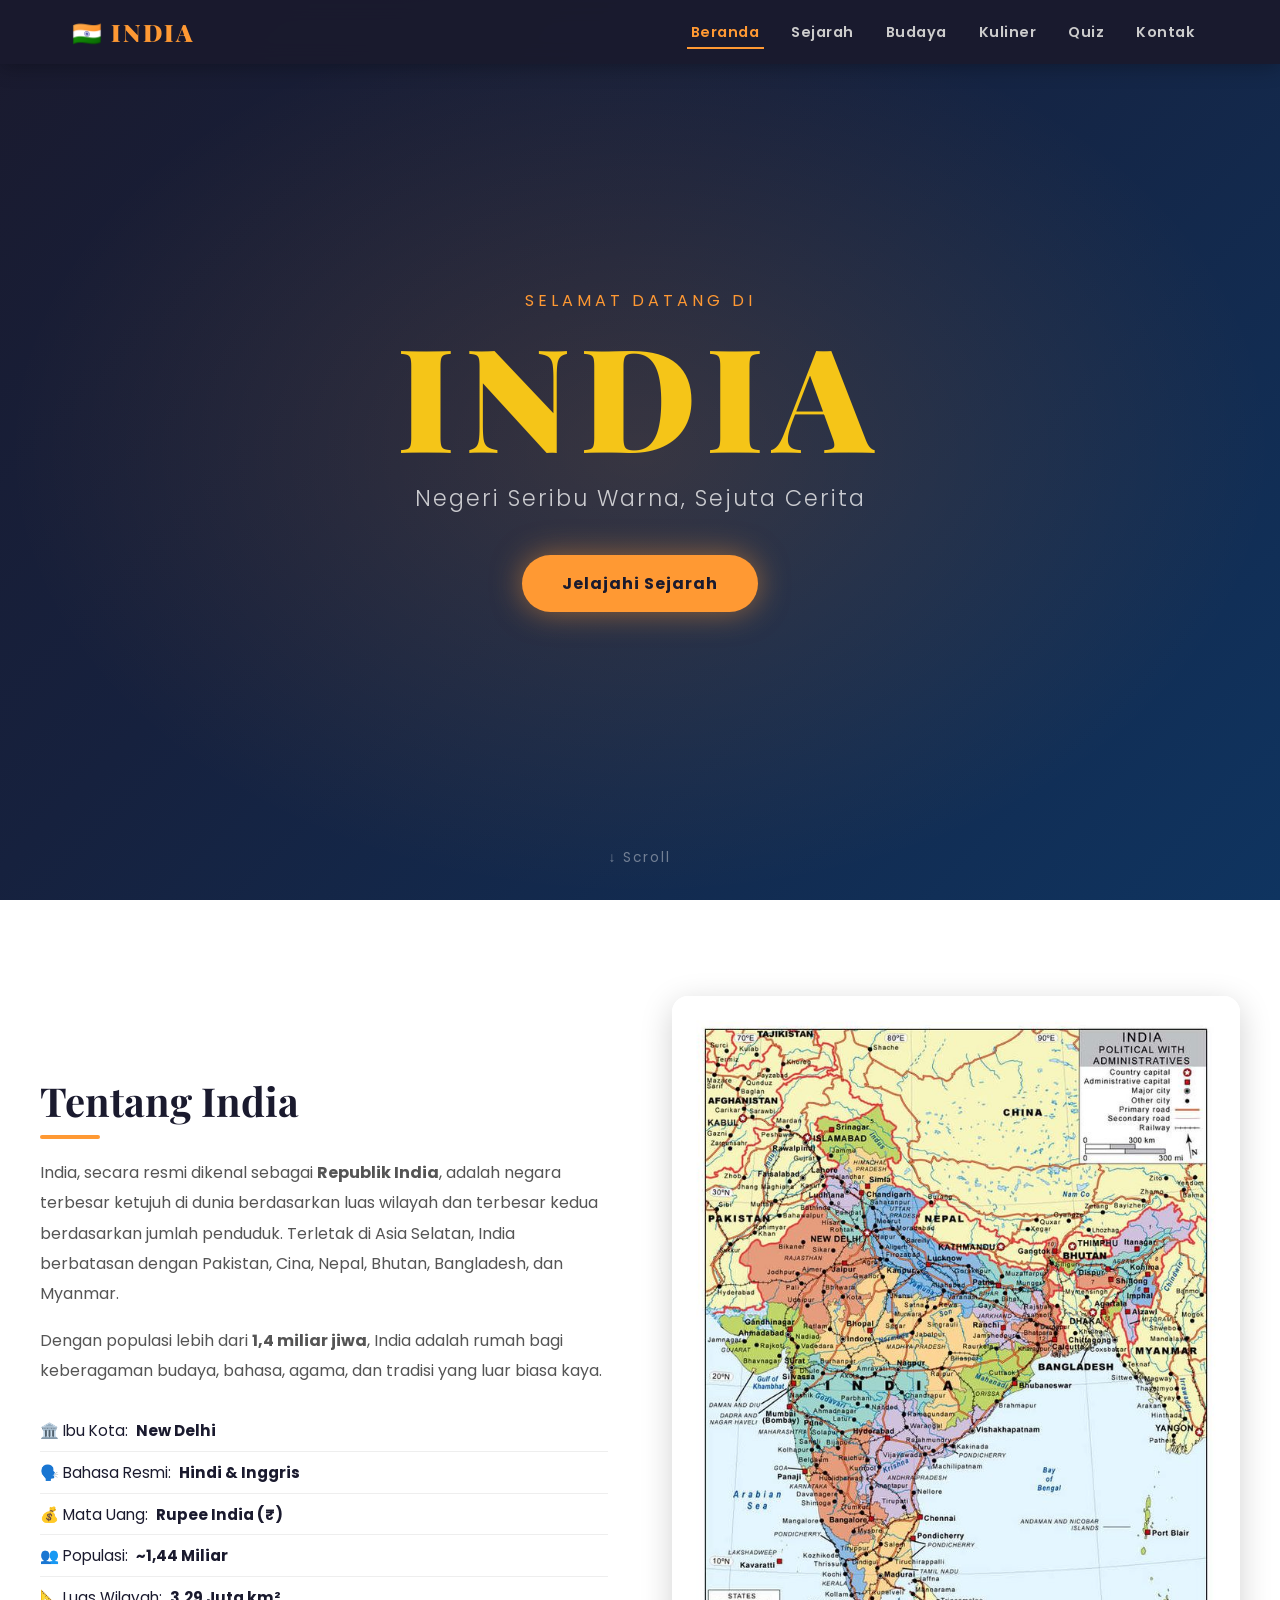
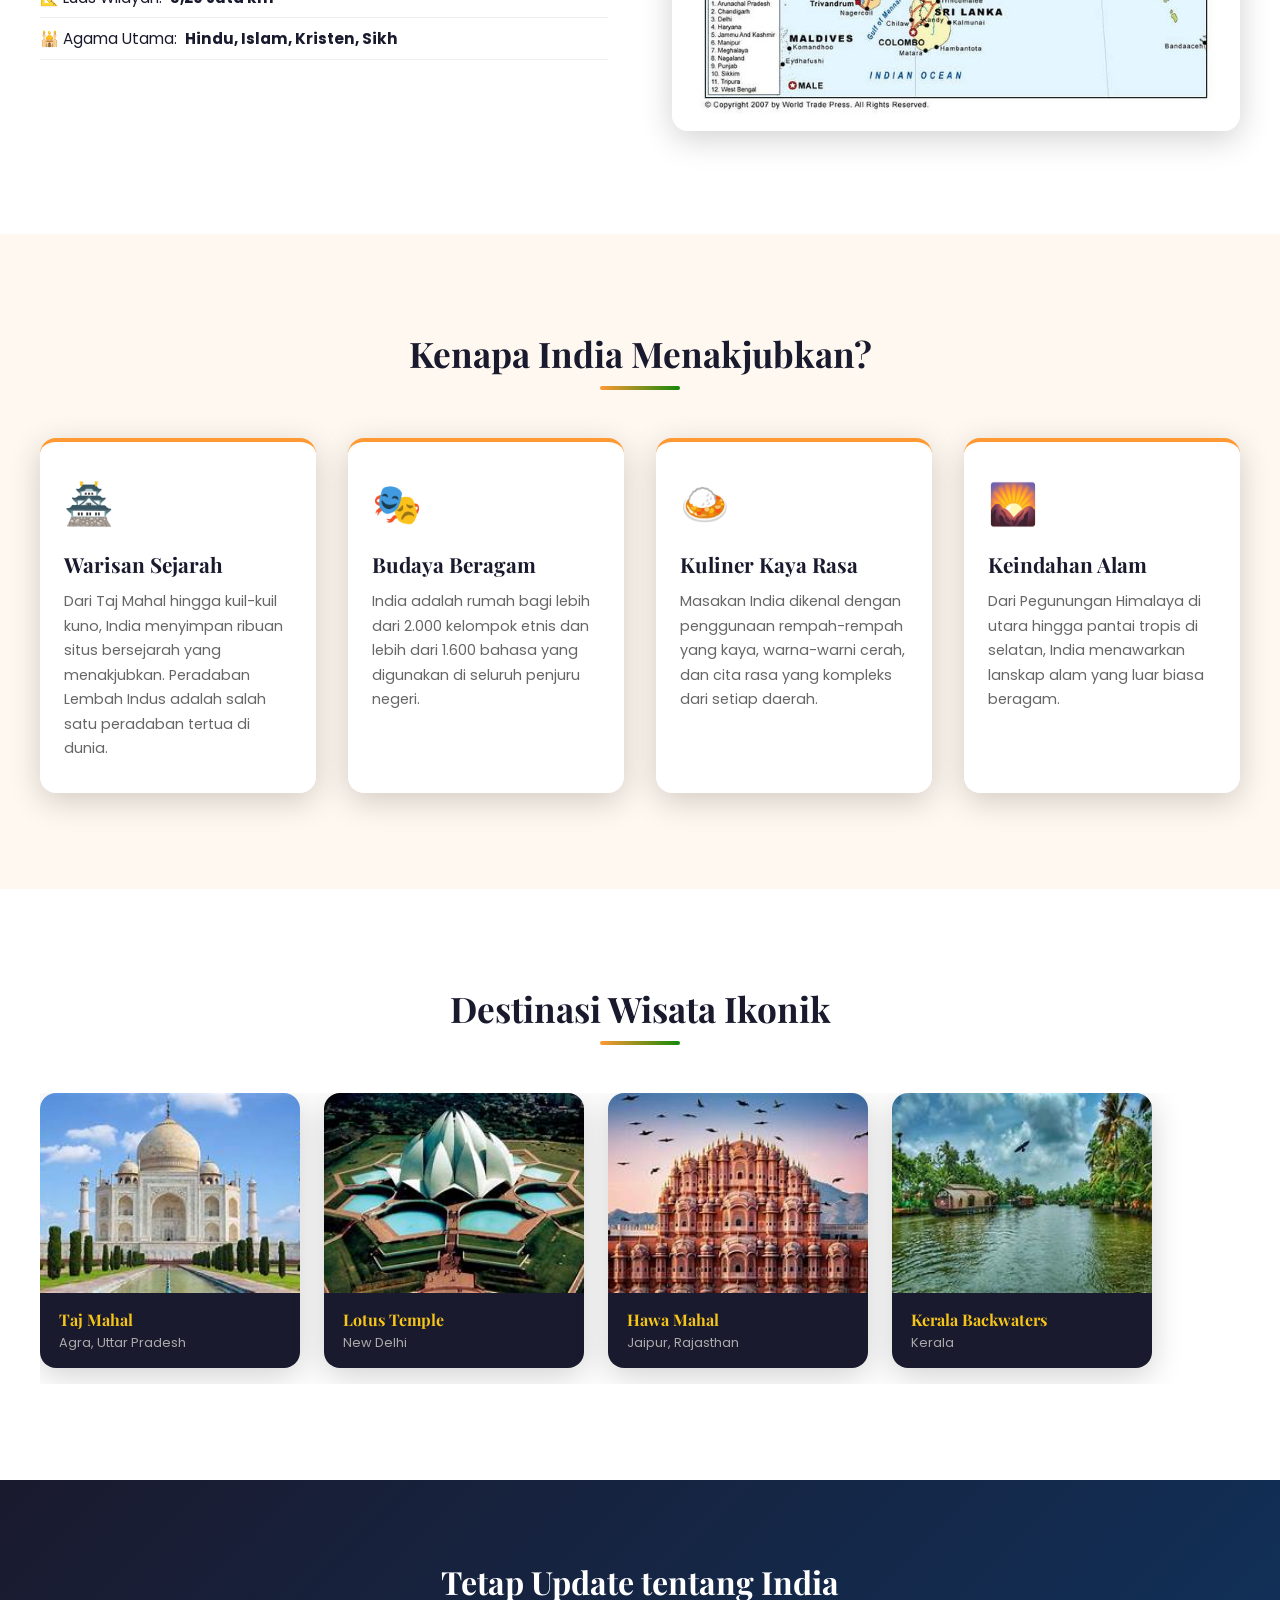
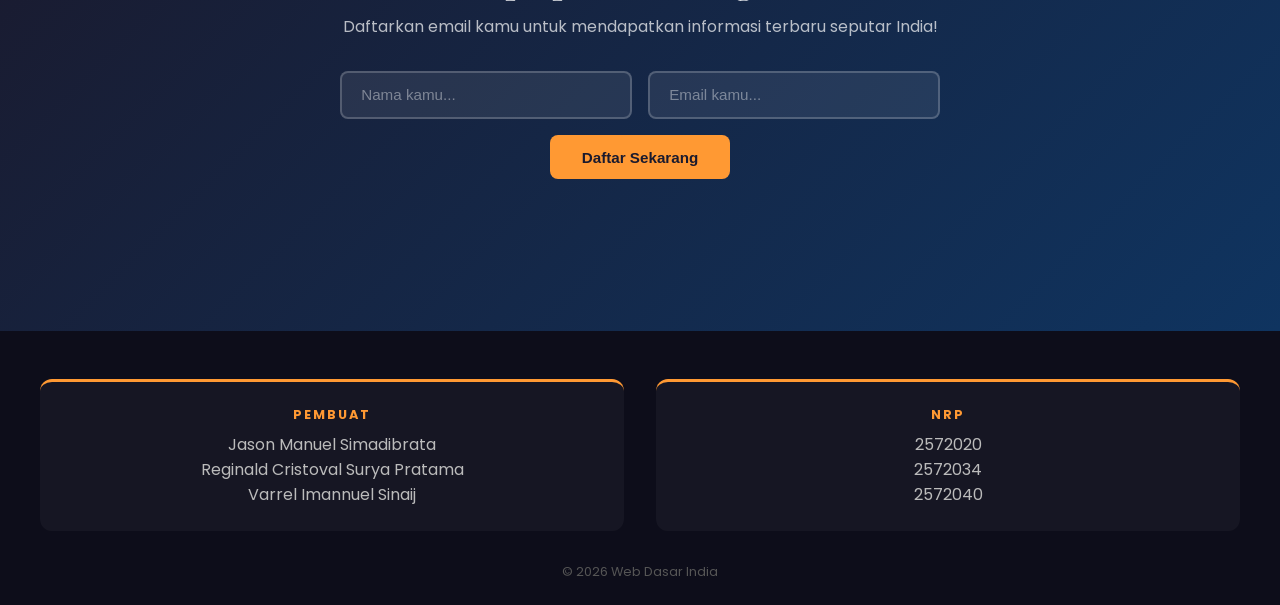
<file: india-website Final/index.html>
<!DOCTYPE html>
<html lang="en">
<head>
  <meta charset="UTF-8" />
  <meta name="viewport" content="width=device-width, initial-scale=1.0" />
  <title>India - Negeri Seribu Warna</title>
  <link rel="stylesheet" href="css/index.css" />
  <link href="https://fonts.googleapis.com/css2?family=Playfair+Display:wght@400;700;900&family=Poppins:wght@300;400;600&display=swap" rel="stylesheet" />
</head>
<body>

  <header class="site-header">
    <div class="header-inner">
      <a class="logo" href="index.html">🇮🇳 INDIA</a>
      <button class="hamburger" id="hamburger" aria-label="Menu">&#9776;</button>
      <nav class="nav" id="navMenu">
        <a href="index.html" class="active">Beranda</a>
        <a href="sejarah.html">Sejarah</a>
        <a href="budaya.html">Budaya</a>
        <a href="kuliner.html">Kuliner</a>
        <a href="quiz.html">Quiz</a>
        <a href="#footer">Kontak</a>
      </nav>
    </div>
  </header>

  <section class="hero">
    <div class="hero-overlay"></div>
    <div class="hero-content">
      <p class="hero-sub animate-fadein">Selamat Datang di</p>
      <h1 class="hero-title animate-slidein">INDIA</h1>
      <p class="hero-desc animate-fadein-delay">Negeri Seribu Warna, Sejuta Cerita</p>
      <a href="sejarah.html" class="btn-hero animate-fadein-delay2">Jelajahi Sejarah</a>
    </div>
    <div class="hero-scroll-hint">↓ Scroll</div>
  </section>

  <section class="intro">
    <div class="container">
      <div class="intro-grid">
        <div class="intro-text">
          <h2>Tentang India</h2>
          <p>India, secara resmi dikenal sebagai <strong>Republik India</strong>, adalah negara terbesar ketujuh di dunia berdasarkan luas wilayah dan terbesar kedua berdasarkan jumlah penduduk. Terletak di Asia Selatan, India berbatasan dengan Pakistan, Cina, Nepal, Bhutan, Bangladesh, dan Myanmar.</p>
          <p>Dengan populasi lebih dari <strong>1,4 miliar jiwa</strong>, India adalah rumah bagi keberagaman budaya, bahasa, agama, dan tradisi yang luar biasa kaya.</p>
          <ul class="fact-list">
            <li>🏛️ Ibu Kota: <strong>New Delhi</strong></li>
            <li>🗣️ Bahasa Resmi: <strong>Hindi & Inggris</strong></li>
            <li>💰 Mata Uang: <strong>Rupee India (₹)</strong></li>
            <li>👥 Populasi: <strong>~1,44 Miliar</strong></li>
            <li>📐 Luas Wilayah: <strong>3,29 Juta km²</strong></li>
            <li>🕌 Agama Utama: <strong>Hindu, Islam, Kristen, Sikh</strong></li>
          </ul>
        </div>
        <div class="intro-img">
          <img src="img/map.jpg" alt="Peta India" />
        </div>
      </div>
    </div>
  </section>

  <section class="highlights">
    <div class="container">
      <h2 class="section-title">Kenapa India Menakjubkan?</h2>
      <div class="cards-grid">
        <div class="card">
          <div class="card-icon">&#127983;</div>
          <h3>Warisan Sejarah</h3>
          <p>Dari Taj Mahal hingga kuil-kuil kuno, India menyimpan ribuan situs bersejarah yang menakjubkan. Peradaban Lembah Indus adalah salah satu peradaban tertua di dunia.</p>
        </div>
        <div class="card">
          <div class="card-icon">&#127917;</div>
          <h3>Budaya Beragam</h3>
          <p>India adalah rumah bagi lebih dari 2.000 kelompok etnis dan lebih dari 1.600 bahasa yang digunakan di seluruh penjuru negeri.</p>
        </div>
        <div class="card">
          <div class="card-icon">&#127835;</div>
          <h3>Kuliner Kaya Rasa</h3>
          <p>Masakan India dikenal dengan penggunaan rempah-rempah yang kaya, warna-warni cerah, dan cita rasa yang kompleks dari setiap daerah.</p>
        </div>
        <div class="card">
          <div class="card-icon">&#127748;</div>
          <h3>Keindahan Alam</h3>
          <p>Dari Pegunungan Himalaya di utara hingga pantai tropis di selatan, India menawarkan lanskap alam yang luar biasa beragam.</p>
        </div>
      </div>
    </div>
  </section>

  <section class="wisata">
    <div class="container">
      <h2 class="section-title">Destinasi Wisata Ikonik</h2>
      <div class="wisata-flex">
        <div class="wisata-item">
          <img src="img/taj mahal.jpeg" alt="Taj Mahal" />
          <div class="wisata-info">
            <h4>Taj Mahal</h4>
            <p>Agra, Uttar Pradesh</p>
          </div>
        </div>
        <div class="wisata-item">
          <img src="img/lotus temple.jpeg" alt="Lotus Temple" />
          <div class="wisata-info">
            <h4>Lotus Temple</h4>
            <p>New Delhi</p>
          </div>
        </div>
        <div class="wisata-item">
          <img src="img/hawa mahal.jpeg" alt="Hawa Mahal" />
          <div class="wisata-info">
            <h4>Hawa Mahal</h4>
            <p>Jaipur, Rajasthan</p>
          </div>
        </div>
        <div class="wisata-item">
          <img src="img/kerala backwaters.jpeg" alt="Kerala" />
          <div class="wisata-info">
            <h4>Kerala Backwaters</h4>
            <p>Kerala</p>
          </div>
        </div>
      </div>
    </div>
  </section>

  <section class="newsletter">
    <div class="container">
      <h2>Tetap Update tentang India</h2>
      <p>Daftarkan email kamu untuk mendapatkan informasi terbaru seputar India!</p>
      <form class="nl-form" onsubmit="handleSubscribe(event)">
        <input type="text" id="nlName" placeholder="Nama kamu..." required />
        <input type="email" id="nlEmail" placeholder="Email kamu..." required />
        <button type="submit" class="btn-submit">Daftar Sekarang</button>
      </form>
      <p id="nl-msg" class="nl-msg"></p>
    </div>
  </section>

  <footer class="site-footer" id="footer">
    <div class="footer-inner">
      <div class="footer-col">
        <h4>Pembuat</h4>
        <p>Jason Manuel Simadibrata <br> Reginald Cristoval Surya Pratama <br> Varrel Imannuel Sinaij
        </p>
      </div>
      <div class="footer-col">
        <h4>NRP</h4>
        <p>2572020 <br> 2572034 <br> 2572040</p>
      </div>
    </div>
    <p class="footer-copy">&copy; 2026 Web Dasar India</p>
  </footer>

  <script>
    const hamburger = document.getElementById('hamburger');
    const navMenu = document.getElementById('navMenu');
    hamburger.addEventListener('click', () => {
      navMenu.classList.toggle('open');
    });

    function handleSubscribe(e) {
      e.preventDefault();
      const name = document.getElementById('nlName').value.trim();
      const email = document.getElementById('nlEmail').value.trim();
      const msg = document.getElementById('nl-msg');
      if (name && email) {
        msg.textContent = `Terima kasih, ${name}! Kamu sudah terdaftar dengan email ${email}.`;
        msg.style.color = '#f5c518';
        e.target.reset();
      } else {
        msg.textContent = 'Mohon isi semua field!';
        msg.style.color = '#ff6b6b';
      }
    }
  </script>
</body>
</html>
</file>
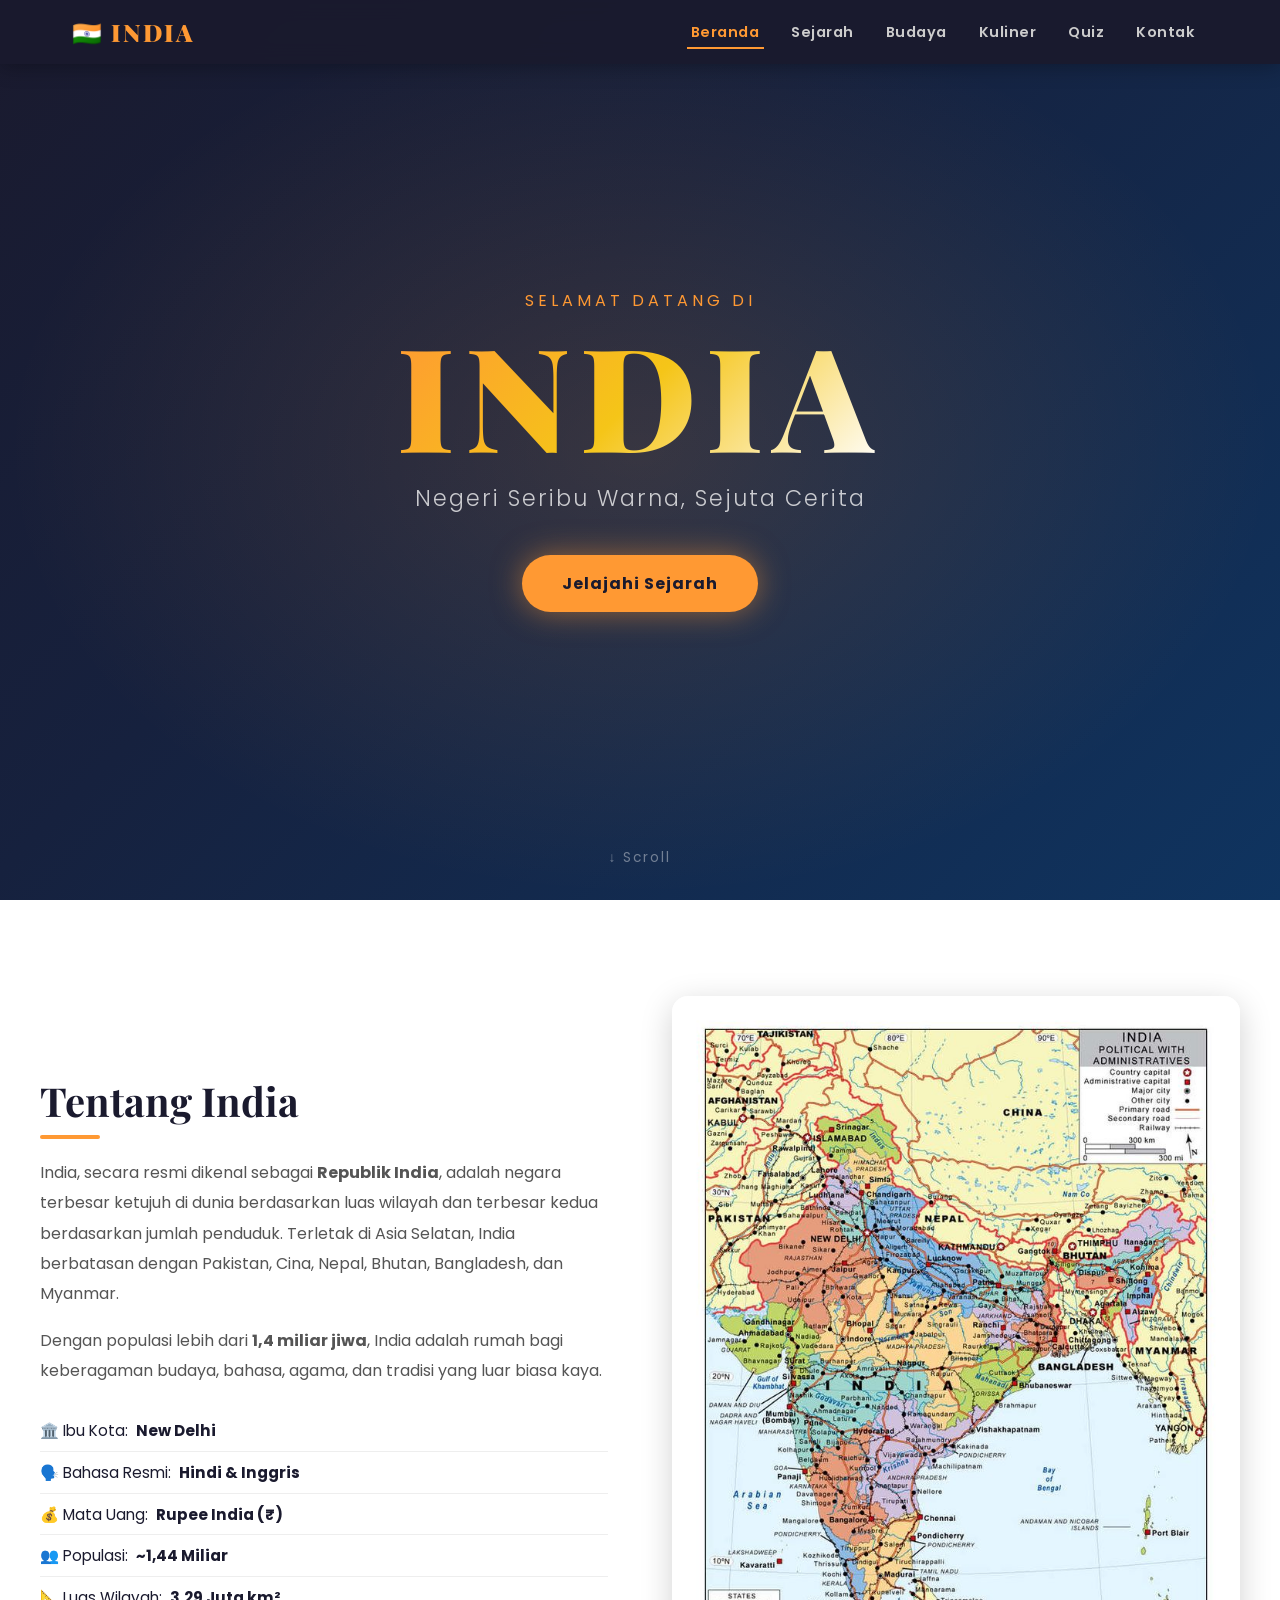
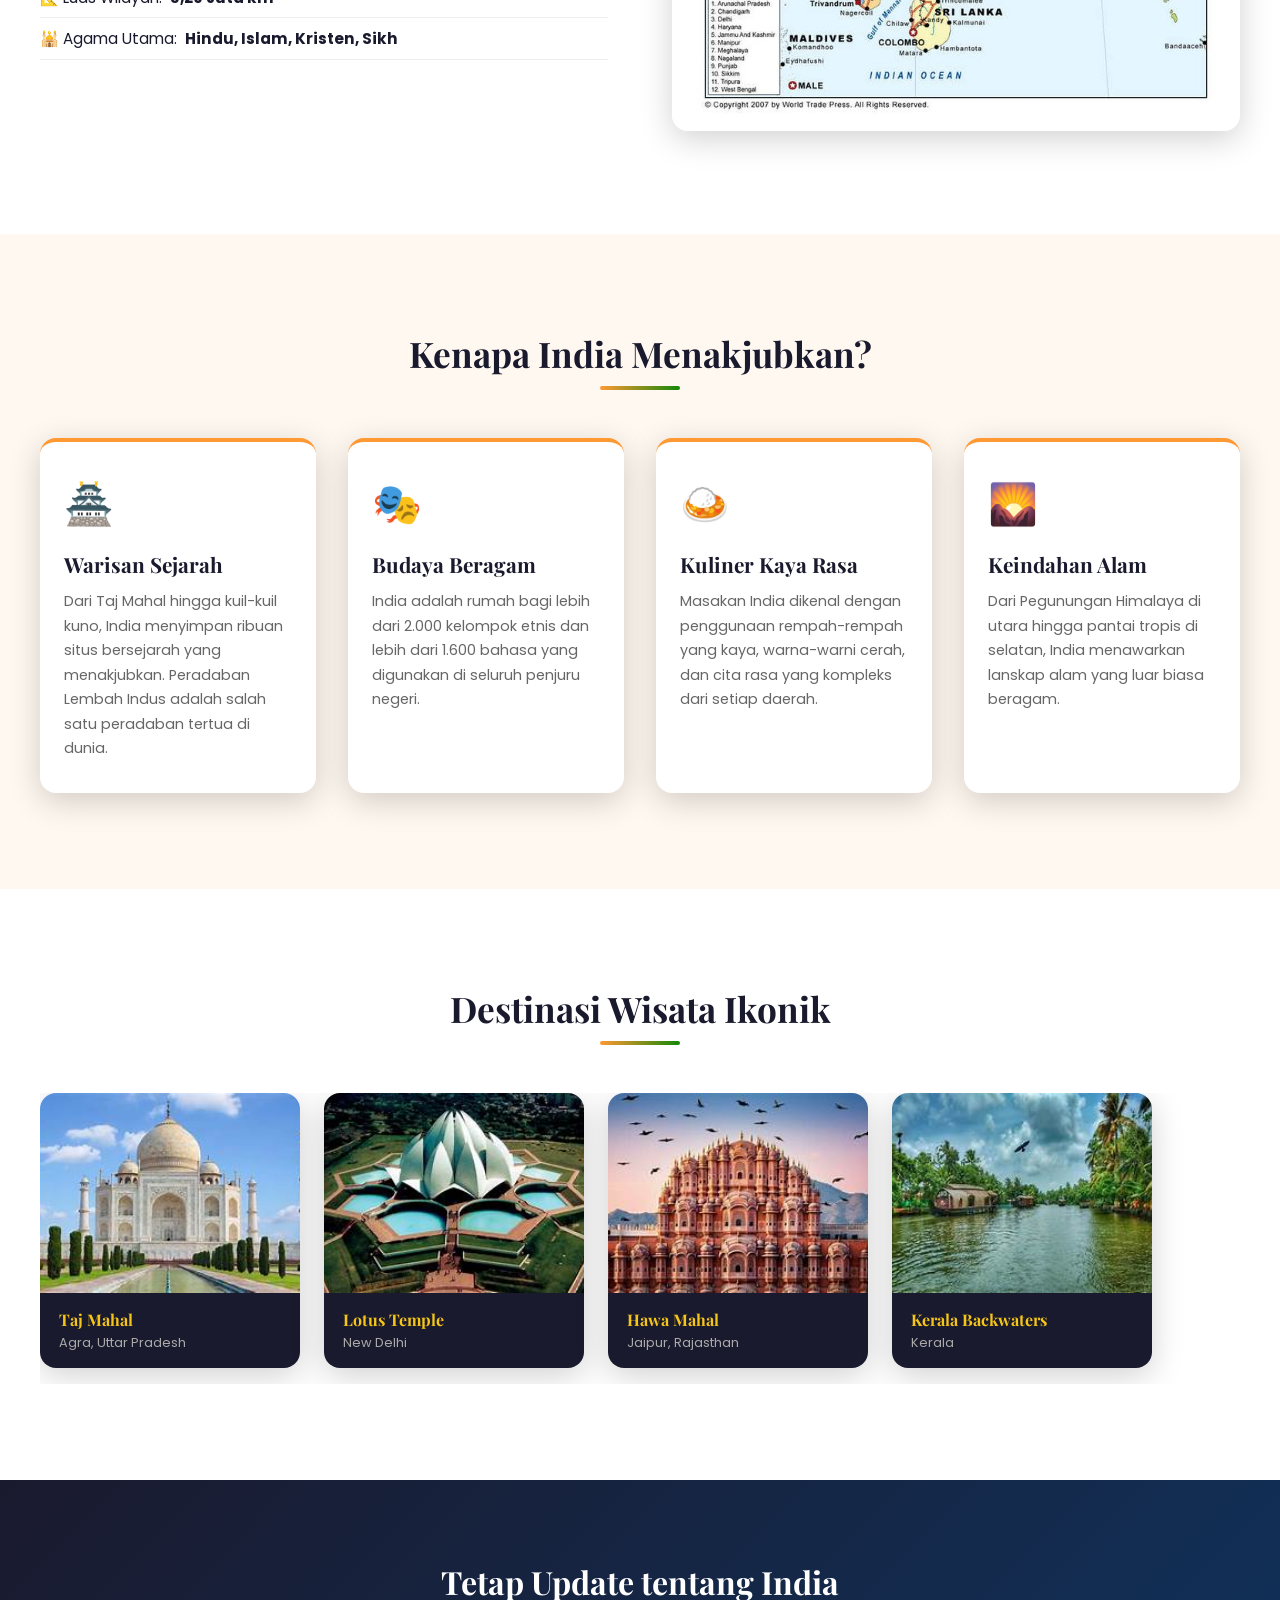
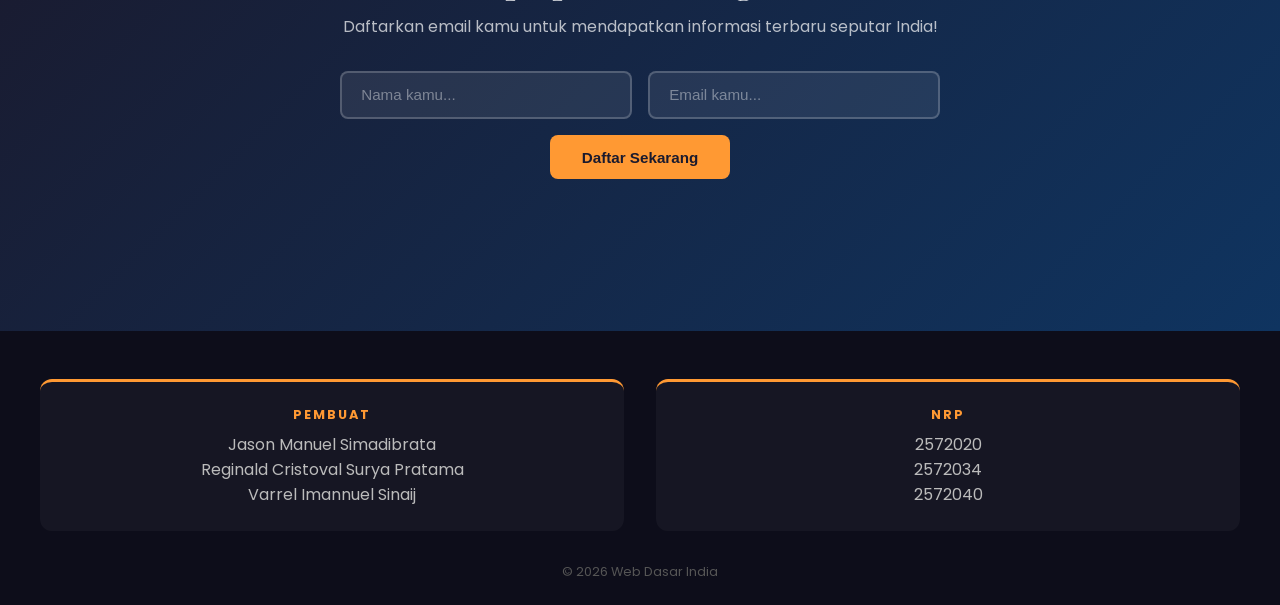
<file: india-website/index.html>
<!DOCTYPE html>
<html lang="en">
<head>
  <meta charset="UTF-8" />
  <meta name="viewport" content="width=device-width, initial-scale=1.0" />
  <title>India - Negeri Seribu Warna</title>
  <link rel="stylesheet" href="css/index.css" />
  <link href="https://fonts.googleapis.com/css2?family=Playfair+Display:wght@400;700;900&family=Poppins:wght@300;400;600&display=swap" rel="stylesheet" />
</head>
<body>

  <header class="site-header">
    <div class="header-inner">
      <a class="logo" href="index.html">🇮🇳 INDIA</a>
      <button class="hamburger" id="hamburger" aria-label="Menu">&#9776;</button>
      <nav class="nav" id="navMenu">
        <a href="index.html" class="active">Beranda</a>
        <a href="sejarah.html">Sejarah</a>
        <a href="budaya.html">Budaya</a>
        <a href="kuliner.html">Kuliner</a>
        <a href="quiz.html">Quiz</a>
        <a href="#footer">Kontak</a>
      </nav>
    </div>
  </header>

  <section class="hero">
    <div class="hero-overlay"></div>
    <div class="hero-content">
      <p class="hero-sub animate-fadein">Selamat Datang di</p>
      <h1 class="hero-title animate-slidein">INDIA</h1>
      <p class="hero-desc animate-fadein-delay">Negeri Seribu Warna, Sejuta Cerita</p>
      <a href="sejarah.html" class="btn-hero animate-fadein-delay2">Jelajahi Sejarah</a>
    </div>
    <div class="hero-scroll-hint">↓ Scroll</div>
  </section>

  <section class="intro">
    <div class="container">
      <div class="intro-grid">
        <div class="intro-text">
          <h2>Tentang India</h2>
          <p>India, secara resmi dikenal sebagai <strong>Republik India</strong>, adalah negara terbesar ketujuh di dunia berdasarkan luas wilayah dan terbesar kedua berdasarkan jumlah penduduk. Terletak di Asia Selatan, India berbatasan dengan Pakistan, Cina, Nepal, Bhutan, Bangladesh, dan Myanmar.</p>
          <p>Dengan populasi lebih dari <strong>1,4 miliar jiwa</strong>, India adalah rumah bagi keberagaman budaya, bahasa, agama, dan tradisi yang luar biasa kaya.</p>
          <ul class="fact-list">
            <li>🏛️ Ibu Kota: <strong>New Delhi</strong></li>
            <li>🗣️ Bahasa Resmi: <strong>Hindi & Inggris</strong></li>
            <li>💰 Mata Uang: <strong>Rupee India (₹)</strong></li>
            <li>👥 Populasi: <strong>~1,44 Miliar</strong></li>
            <li>📐 Luas Wilayah: <strong>3,29 Juta km²</strong></li>
            <li>🕌 Agama Utama: <strong>Hindu, Islam, Kristen, Sikh</strong></li>
          </ul>
        </div>
        <div class="intro-img">
          <img src="img/map.jpg" alt="Peta India" />
        </div>
      </div>
    </div>
  </section>

  <section class="highlights">
    <div class="container">
      <h2 class="section-title">Kenapa India Menakjubkan?</h2>
      <div class="cards-grid">
        <div class="card" onclick="toggleCard(this)">
          <div class="card-icon">&#127983;</div>
          <h3>Warisan Sejarah</h3>
          <p>Dari Taj Mahal hingga kuil-kuil kuno, India menyimpan ribuan situs bersejarah yang menakjubkan. Peradaban Lembah Indus adalah salah satu peradaban tertua di dunia.</p>
        </div>
        <div class="card" onclick="toggleCard(this)">
          <div class="card-icon">&#127917;</div>
          <h3>Budaya Beragam</h3>
          <p>India adalah rumah bagi lebih dari 2.000 kelompok etnis dan lebih dari 1.600 bahasa yang digunakan di seluruh penjuru negeri.</p>
        </div>
        <div class="card" onclick="toggleCard(this)">
          <div class="card-icon">&#127835;</div>
          <h3>Kuliner Kaya Rasa</h3>
          <p>Masakan India dikenal dengan penggunaan rempah-rempah yang kaya, warna-warni cerah, dan cita rasa yang kompleks dari setiap daerah.</p>
        </div>
        <div class="card" onclick="toggleCard(this)">
          <div class="card-icon">&#127748;</div>
          <h3>Keindahan Alam</h3>
          <p>Dari Pegunungan Himalaya di utara hingga pantai tropis di selatan, India menawarkan lanskap alam yang luar biasa beragam.</p>
        </div>
      </div>
    </div>
  </section>

  <section class="wisata">
    <div class="container">
      <h2 class="section-title">Destinasi Wisata Ikonik</h2>
      <div class="wisata-flex">
        <div class="wisata-item">
          <img src="img/taj mahal.jpeg" alt="Taj Mahal" />
          <div class="wisata-info">
            <h4>Taj Mahal</h4>
            <p>Agra, Uttar Pradesh</p>
          </div>
        </div>
        <div class="wisata-item">
          <img src="img/lotus temple.jpeg" alt="Lotus Temple" />
          <div class="wisata-info">
            <h4>Lotus Temple</h4>
            <p>New Delhi</p>
          </div>
        </div>
        <div class="wisata-item">
          <img src="img/hawa mahal.jpeg" alt="Hawa Mahal" />
          <div class="wisata-info">
            <h4>Hawa Mahal</h4>
            <p>Jaipur, Rajasthan</p>
          </div>
        </div>
        <div class="wisata-item">
          <img src="img/kerala backwaters.jpeg" alt="Kerala" />
          <div class="wisata-info">
            <h4>Kerala Backwaters</h4>
            <p>Kerala</p>
          </div>
        </div>
      </div>
    </div>
  </section>

  <section class="newsletter">
    <div class="container">
      <h2>Tetap Update tentang India</h2>
      <p>Daftarkan email kamu untuk mendapatkan informasi terbaru seputar India!</p>
      <form class="nl-form" onsubmit="handleSubscribe(event)">
        <input type="text" id="nlName" placeholder="Nama kamu..." required />
        <input type="email" id="nlEmail" placeholder="Email kamu..." required />
        <button type="submit" class="btn-submit">Daftar Sekarang</button>
      </form>
      <p id="nl-msg" class="nl-msg"></p>
    </div>
  </section>

  <footer class="site-footer" id="footer">
    <div class="footer-inner">
      <div class="footer-col">
        <h4>Pembuat</h4>
        <p>Jason Manuel Simadibrata <br> Reginald Cristoval Surya Pratama <br> Varrel Imannuel Sinaij
        </p>
      </div>
      <div class="footer-col">
        <h4>NRP</h4>
        <p>2572020 <br> 2572034 <br> 2572040</p>
      </div>
    </div>
    <p class="footer-copy">&copy; 2026 Web Dasar India</p>
  </footer>

  <script>
    const hamburger = document.getElementById('hamburger');
    const navMenu = document.getElementById('navMenu');
    hamburger.addEventListener('click', () => {
      navMenu.classList.toggle('open');
    });

    function handleSubscribe(e) {
      e.preventDefault();
      const name = document.getElementById('nlName').value.trim();
      const email = document.getElementById('nlEmail').value.trim();
      const msg = document.getElementById('nl-msg');
      if (name && email) {
        msg.textContent = `Terima kasih, ${name}! Kamu sudah terdaftar dengan email ${email}.`;
        msg.style.color = '#f5c518';
        e.target.reset();
      } else {
        msg.textContent = 'Mohon isi semua field!';
        msg.style.color = '#ff6b6b';
      }
    }

    const observer = new IntersectionObserver((entries) => {
      entries.forEach(entry => {
        if (entry.isIntersecting) {
          entry.target.classList.add('visible');
        }
      });
    }, { threshold: 0.15 });

    document.querySelectorAll('.card, .wisata-item, .intro-grid').forEach(el => observer.observe(el));
  </script>
</body>
</html>
</file>
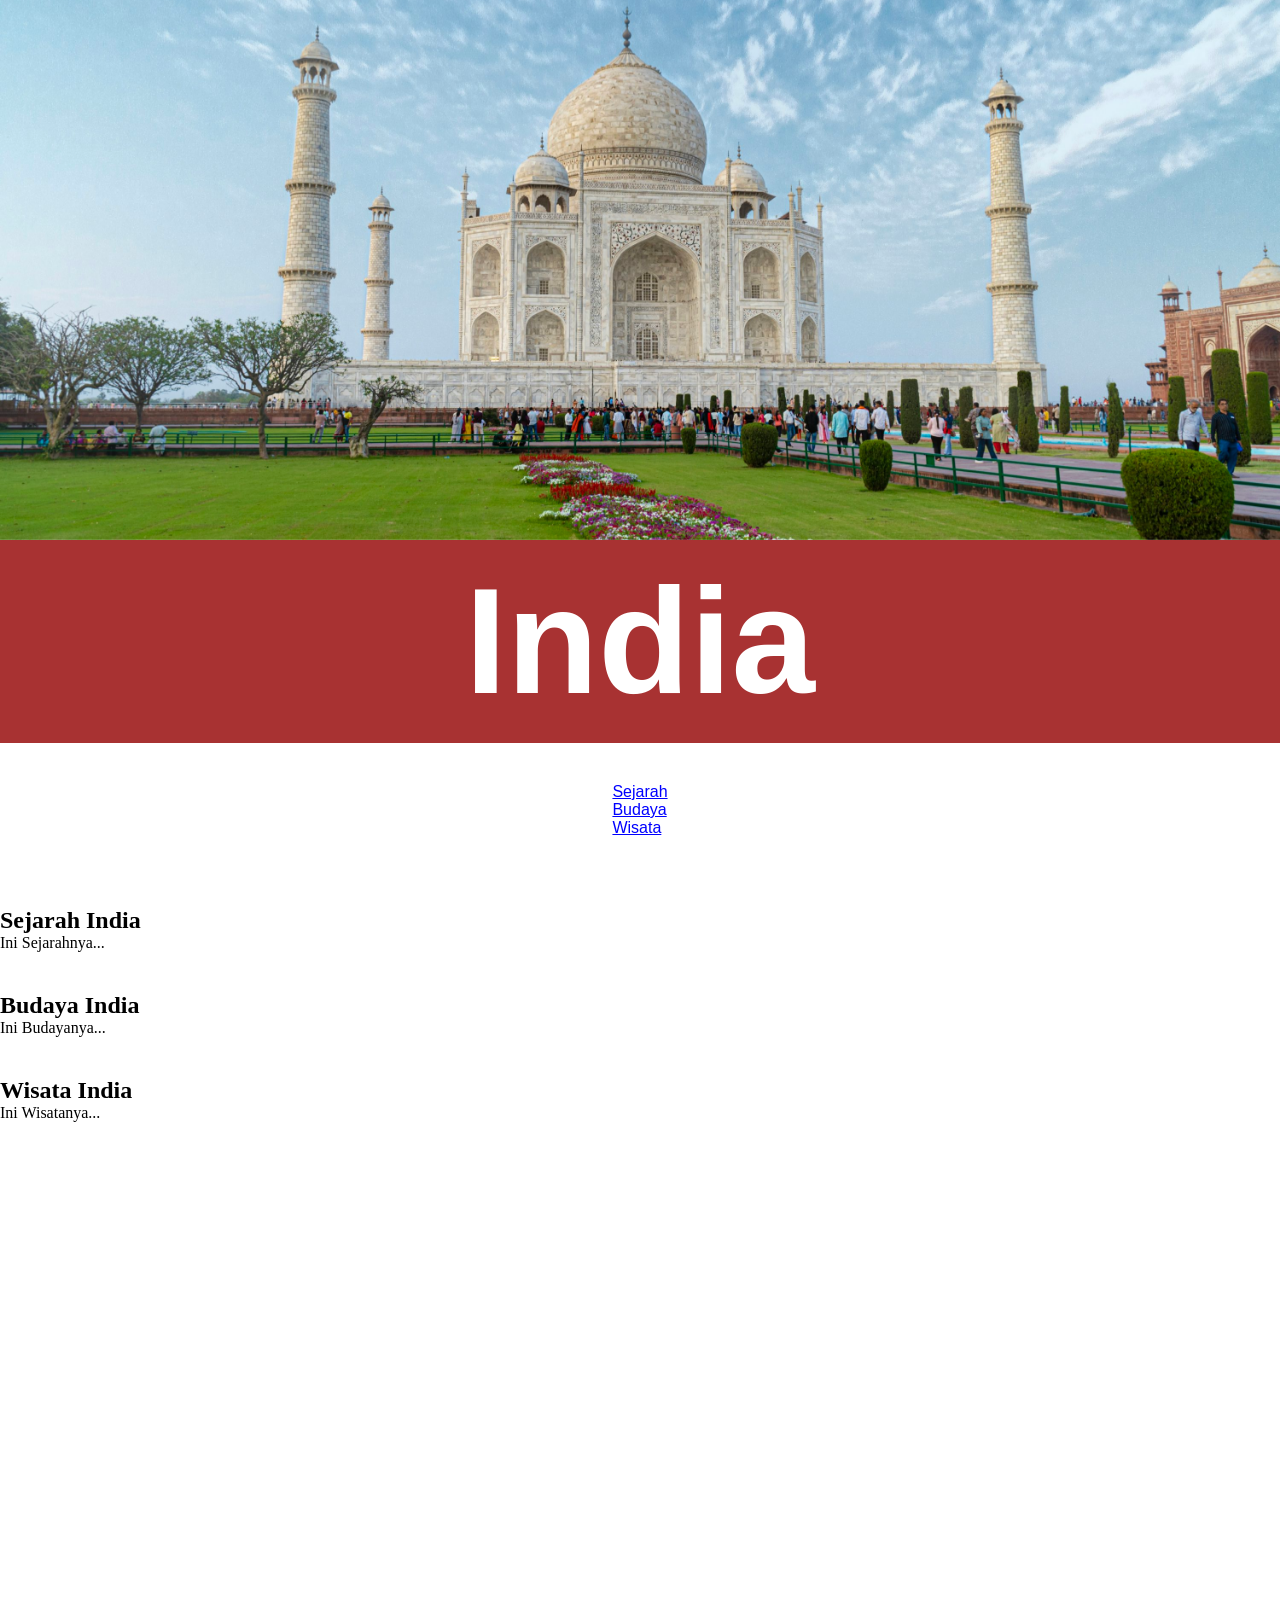
<file: TugasBesarWebDas_Jason_Regi_Varrel/index.html>
<!-- Jason, Reginald, Varrel -->
<!DOCTYPE html>
<html lang="en">
<head>
    <meta charset="UTF-8">
    <meta name="viewport" content="width=device-width, initial-scale=1.0">
    <title>Tugas Besar Web Dasar</title>
    <link rel="stylesheet" href="style.css">
</head>
<body>

    <img src="bg-india.jpg" alt="Pemandangan India" class="hero-image">

    <div class="main-content">
        
        <div class="header-nav">
            <h1>India</h1>
        </div>

        <div class="content-header">
            <ul>
                <li><a href="#sejarah">Sejarah</a></li>
                <li><a href="#budaya">Budaya</a></li>
                <li><a href="#wisata">Wisata</a></li>
            </ul>
        </div>

        <div class="content-section">
            <div id="sejarah" class="content-block">
                <h2>Sejarah India</h2>
                <p>Ini Sejarahnya...</p>
            </div>

            <div id="budaya" class="content-block">
                <h2>Budaya India</h2>
                <p>Ini Budayanya...</p>
            </div>

            <div id="wisata" class="content-block">
                <h2>Wisata India</h2>
                <p>Ini Wisatanya...</p>
            </div>
            
            <div style="height: 600px;"></div>
        </div>

    </div>

</body>
</html>
</file>
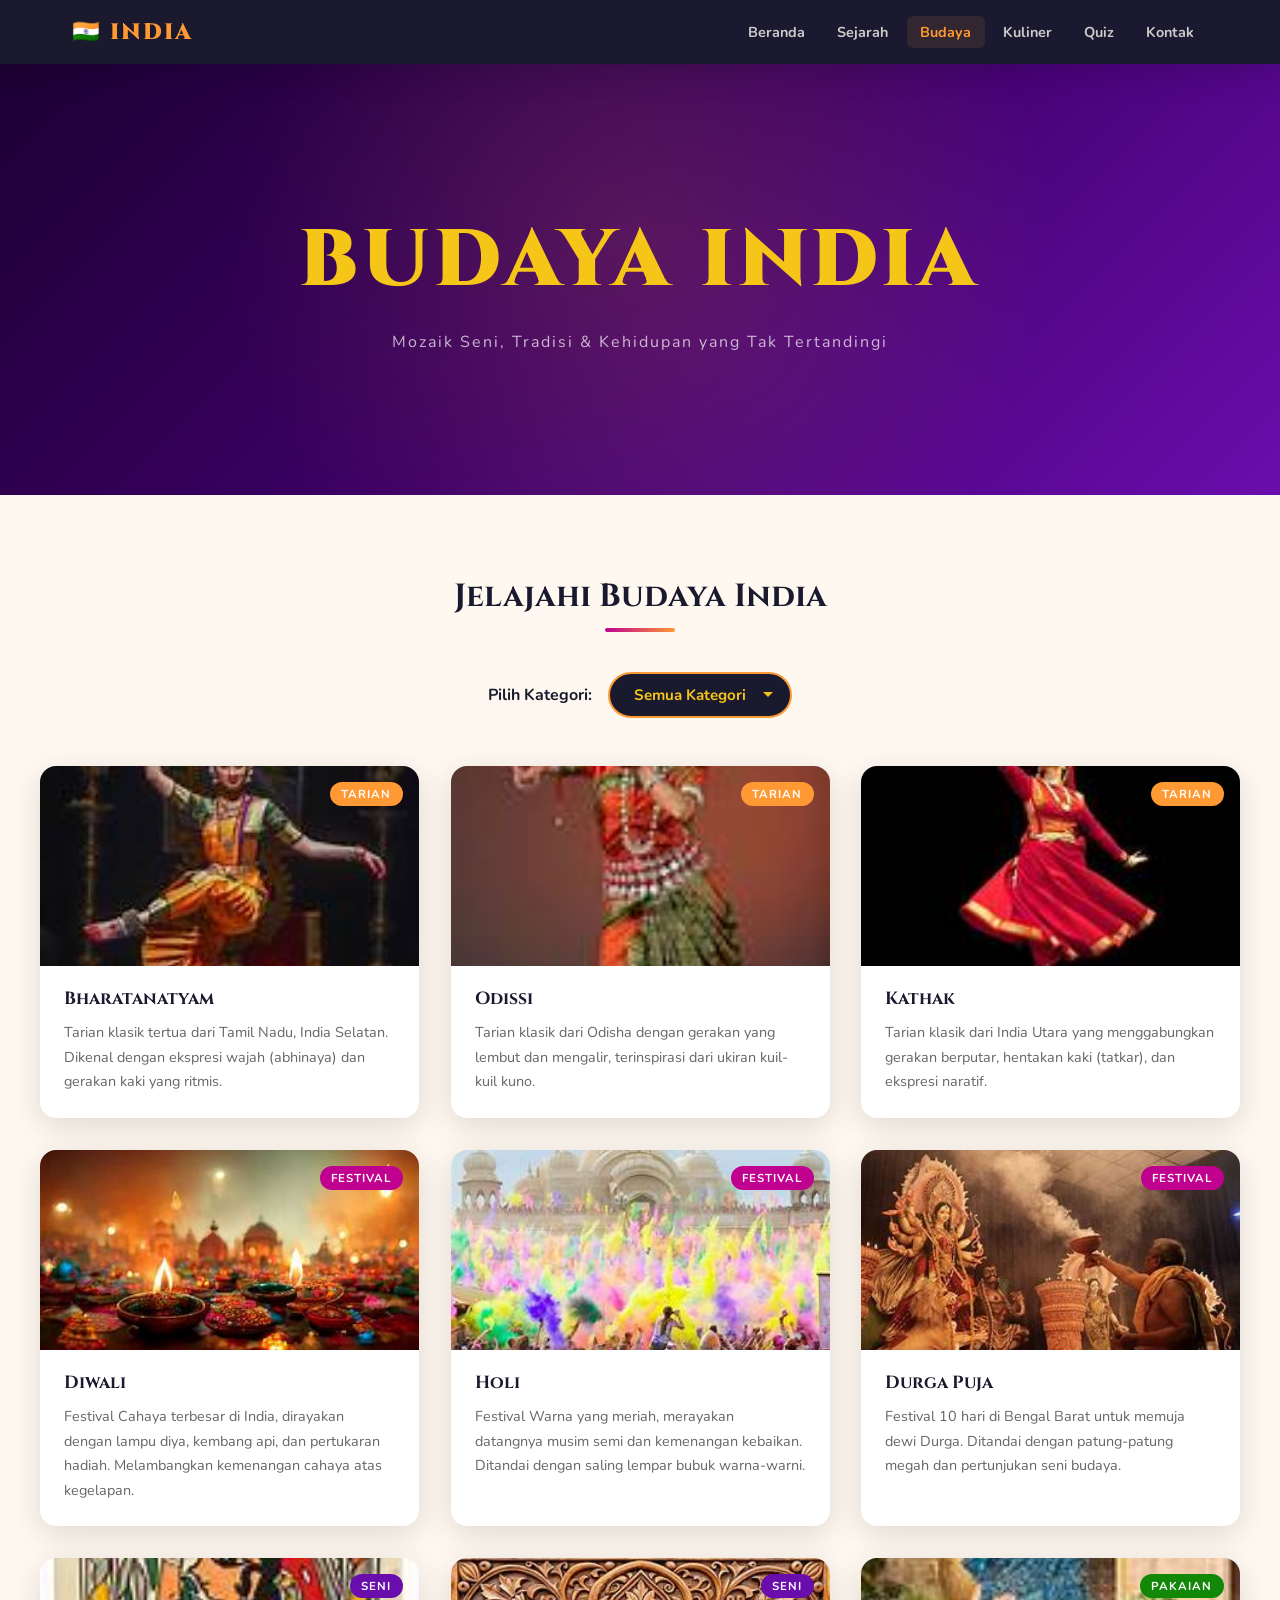
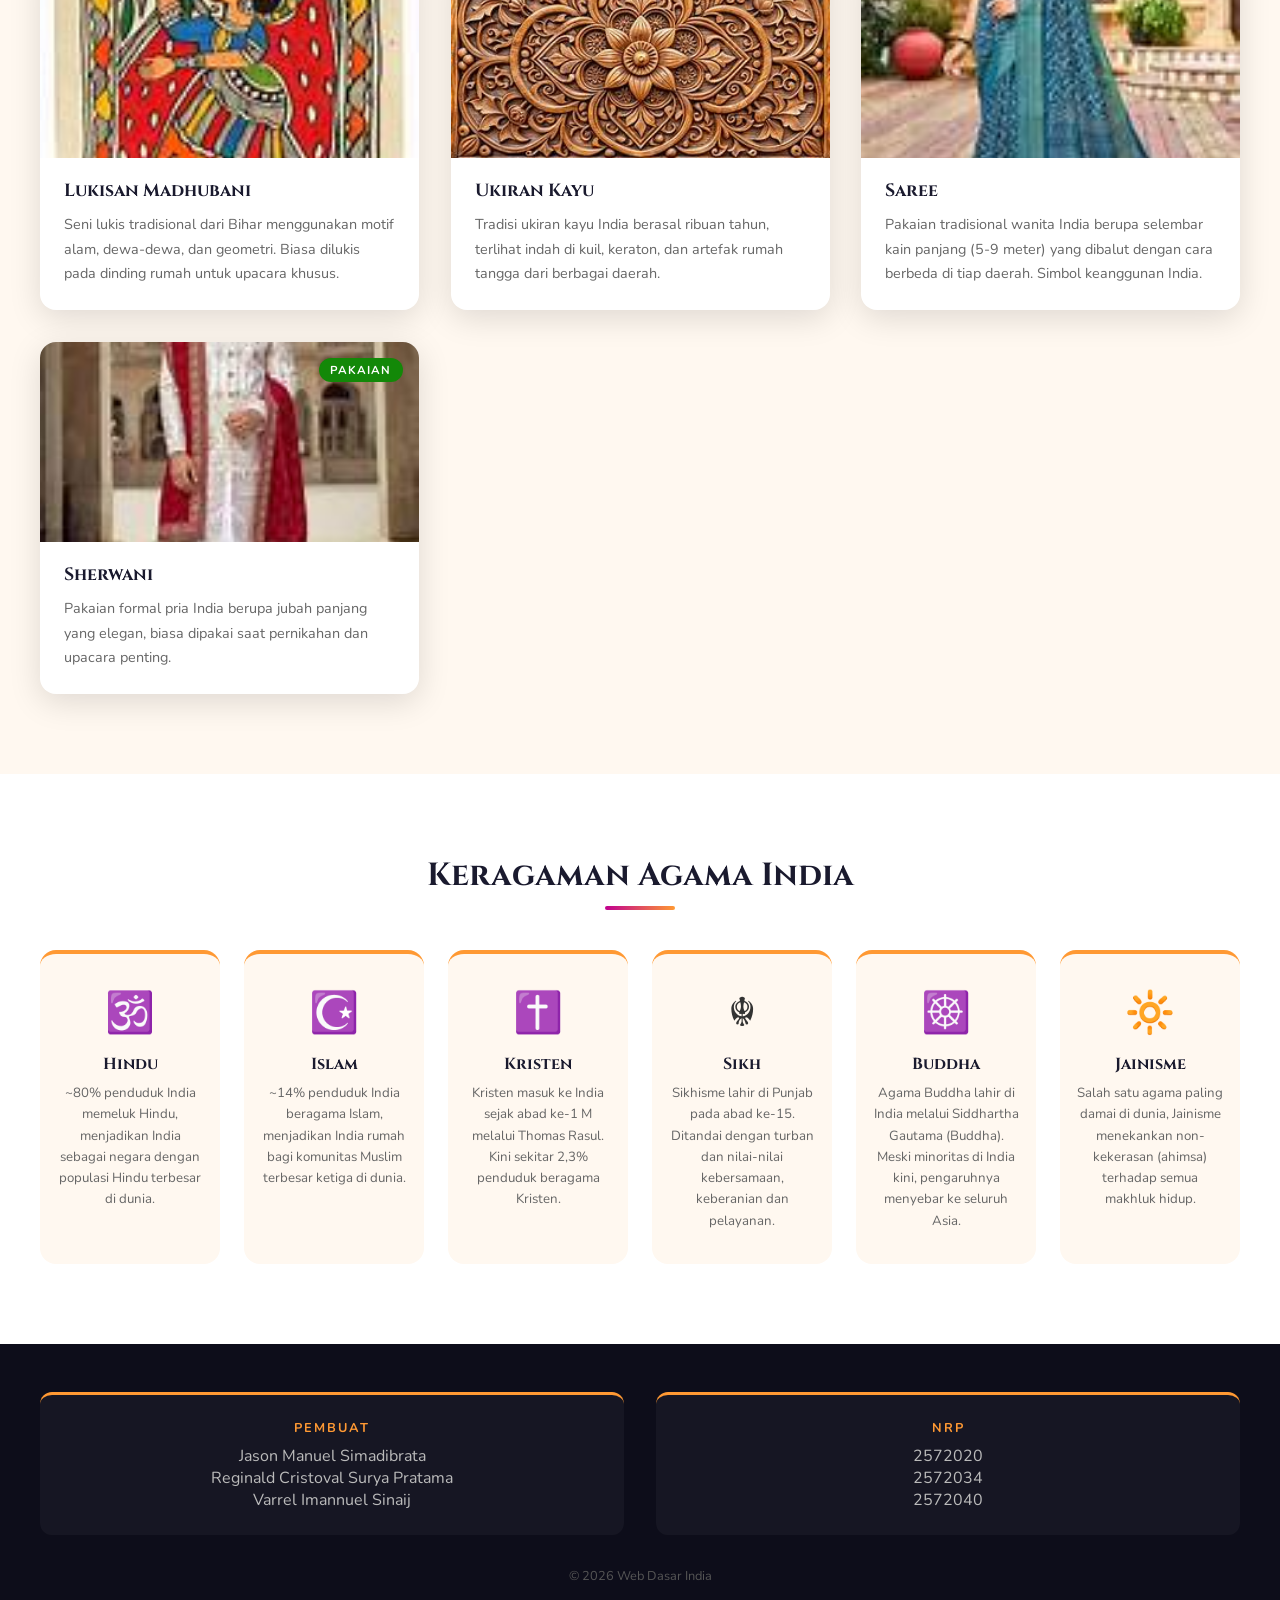
<file: india-website Final/budaya.html>
<!DOCTYPE html>
<html lang="en">
<head>
  <meta charset="UTF-8" />
  <meta name="viewport" content="width=device-width, initial-scale=1.0" />
  <title>Budaya India</title>
  <link rel="stylesheet" href="css/budaya.css" />
  <link href="https://fonts.googleapis.com/css2?family=Cinzel:wght@400;700;900&family=Nunito:wght@300;400;600;700&display=swap" rel="stylesheet" />
</head>
<body>

  <header class="site-header">
    <div class="header-inner">
      <a class="logo" href="index.html">🇮🇳 INDIA</a>
      <button class="hamburger" id="hamburger" aria-label="Menu">&#9776;</button>
      <nav class="nav" id="navMenu">
        <a href="index.html">Beranda</a>
        <a href="sejarah.html">Sejarah</a>
        <a href="budaya.html" class="active">Budaya</a>
        <a href="kuliner.html">Kuliner</a>
        <a href="quiz.html">Quiz</a>
        <a href="#footer">Kontak</a>
      </nav>
    </div>
  </header>

  <section class="page-hero">
    <div class="mandala-bg"></div>
    <div class="page-hero-content">
      <h1>BUDAYA INDIA</h1>
      <p>Mozaik Seni, Tradisi & Kehidupan yang Tak Tertandingi</p>
    </div>
  </section>

  <section class="filter-section">
    <div class="container">
      <h2 class="section-title">Jelajahi Budaya India</h2>
      <div class="filter-bar">
        <label for="kategori">Pilih Kategori:</label>
        <select id="kategori" onchange="filterBudaya(this.value)">
          <option value="all">Semua Kategori</option>
          <option value="tari">Tarian</option>
          <option value="festival">Festival</option>
          <option value="seni">Seni & Kerajinan</option>
          <option value="pakaian">Pakaian</option>
        </select>
      </div>

      <div class="budaya-grid" id="budayaGrid">

        <div class="budaya-card" data-cat="tari">
          <div class="card-img-wrap">
            <img src="img/bharatanatyam.jpeg" alt="Bharatanatyam" />
            <span class="card-tag">Tarian</span>
          </div>
          <div class="card-body">
            <h3>Bharatanatyam</h3>
            <p>Tarian klasik tertua dari Tamil Nadu, India Selatan. Dikenal dengan ekspresi wajah (abhinaya) dan gerakan kaki yang ritmis.</p>
          </div>
        </div>

        <div class="budaya-card" data-cat="tari">
          <div class="card-img-wrap">
            <img src="img/Odissi.jpeg" alt="Odissi" />
            <span class="card-tag">Tarian</span>
          </div>
          <div class="card-body">
            <h3>Odissi</h3>
            <p>Tarian klasik dari Odisha dengan gerakan yang lembut dan mengalir, terinspirasi dari ukiran kuil-kuil kuno.</p>
          </div>
        </div>

        <div class="budaya-card" data-cat="tari">
          <div class="card-img-wrap">
            <img src="img/kathak.jpeg" alt="Kathak" />
            <span class="card-tag">Tarian</span>
          </div>
          <div class="card-body">
            <h3>Kathak</h3>
            <p>Tarian klasik dari India Utara yang menggabungkan gerakan berputar, hentakan kaki (tatkar), dan ekspresi naratif.</p>
          </div>
        </div>

        <div class="budaya-card" data-cat="festival">
          <div class="card-img-wrap">
            <img src="img/diwali.jpeg" alt="Diwali" />
            <span class="card-tag festival-tag">Festival</span>
          </div>
          <div class="card-body">
            <h3>Diwali</h3>
            <p>Festival Cahaya terbesar di India, dirayakan dengan lampu diya, kembang api, dan pertukaran hadiah. Melambangkan kemenangan cahaya atas kegelapan.</p>
          </div>
        </div>

        <div class="budaya-card" data-cat="festival">
          <div class="card-img-wrap">
            <img src="img/holi.jpeg" alt="Holi" />
            <span class="card-tag festival-tag">Festival</span>
          </div>
          <div class="card-body">
            <h3>Holi</h3>
            <p>Festival Warna yang meriah, merayakan datangnya musim semi dan kemenangan kebaikan. Ditandai dengan saling lempar bubuk warna-warni.</p>
          </div>
        </div>

        <div class="budaya-card" data-cat="festival">
          <div class="card-img-wrap">
            <img src="img/durga puja.jpeg" alt="Durga Puja" />
            <span class="card-tag festival-tag">Festival</span>
          </div>
          <div class="card-body">
            <h3>Durga Puja</h3>
            <p>Festival 10 hari di Bengal Barat untuk memuja dewi Durga. Ditandai dengan patung-patung megah dan pertunjukan seni budaya.</p>
          </div>
        </div>

        <div class="budaya-card" data-cat="seni">
          <div class="card-img-wrap">
            <img src="img/madhubani.jpeg" alt="Madhubani" />
            <span class="card-tag seni-tag">Seni</span>
          </div>
          <div class="card-body">
            <h3>Lukisan Madhubani</h3>
            <p>Seni lukis tradisional dari Bihar menggunakan motif alam, dewa-dewa, dan geometri. Biasa dilukis pada dinding rumah untuk upacara khusus.</p>
          </div>
        </div>

        <div class="budaya-card" data-cat="seni">
          <div class="card-img-wrap">
            <img src="img/ukiran kayu.jpeg" alt="Kerajinan Kayu" />
            <span class="card-tag seni-tag">Seni</span>
          </div>
          <div class="card-body">
            <h3>Ukiran Kayu</h3>
            <p>Tradisi ukiran kayu India berasal ribuan tahun, terlihat indah di kuil, keraton, dan artefak rumah tangga dari berbagai daerah.</p>
          </div>
        </div>

        <div class="budaya-card" data-cat="pakaian">
          <div class="card-img-wrap">
            <img src="img/sharee.jpeg" alt="Saree" />
            <span class="card-tag pakaian-tag">Pakaian</span>
          </div>
          <div class="card-body">
            <h3>Saree</h3>
            <p>Pakaian tradisional wanita India berupa selembar kain panjang (5-9 meter) yang dibalut dengan cara berbeda di tiap daerah. Simbol keanggunan India.</p>
          </div>
        </div>

        <div class="budaya-card" data-cat="pakaian">
          <div class="card-img-wrap">
            <img src="img/sherwani.jpeg" alt="Sherwani" />
            <span class="card-tag pakaian-tag">Pakaian</span>
          </div>
          <div class="card-body">
            <h3>Sherwani</h3>
            <p>Pakaian formal pria India berupa jubah panjang yang elegan, biasa dipakai saat pernikahan dan upacara penting.</p>
          </div>
        </div>

      </div>
    </div>
  </section>

  <section class="agama-section">
    <div class="container">
      <h2 class="section-title">Keragaman Agama India</h2>
      <div class="agama-flex">
        <div class="agama-item">
          <div class="agama-icon">🕉️</div>
          <h4>Hindu</h4>
          <p>~80% penduduk India memeluk Hindu, menjadikan India sebagai negara dengan populasi Hindu terbesar di dunia.</p>
        </div>
        <div class="agama-item">
          <div class="agama-icon">☪️</div>
          <h4>Islam</h4>
          <p>~14% penduduk India beragama Islam, menjadikan India rumah bagi komunitas Muslim terbesar ketiga di dunia.</p>
        </div>
        <div class="agama-item">
          <div class="agama-icon">✝️</div>
          <h4>Kristen</h4>
          <p>Kristen masuk ke India sejak abad ke-1 M melalui Thomas Rasul. Kini sekitar 2,3% penduduk beragama Kristen.</p>
        </div>
        <div class="agama-item">
          <div class="agama-icon">☬</div>
          <h4>Sikh</h4>
          <p>Sikhisme lahir di Punjab pada abad ke-15. Ditandai dengan turban dan nilai-nilai kebersamaan, keberanian dan pelayanan.</p>
        </div>
        <div class="agama-item">
          <div class="agama-icon">☸️</div>
          <h4>Buddha</h4>
          <p>Agama Buddha lahir di India melalui Siddhartha Gautama (Buddha). Meski minoritas di India kini, pengaruhnya menyebar ke seluruh Asia.</p>
        </div>
        <div class="agama-item">
          <div class="agama-icon">🔆</div>
          <h4>Jainisme</h4>
          <p>Salah satu agama paling damai di dunia, Jainisme menekankan non-kekerasan (ahimsa) terhadap semua makhluk hidup.</p>
        </div>
      </div>
    </div>
  </section>

  <footer class="site-footer" id="footer">
    <div class="footer-inner">
      <div class="footer-col">
        <h4>Pembuat</h4>
        <p>Jason Manuel Simadibrata <br> Reginald Cristoval Surya Pratama <br> Varrel Imannuel Sinaij
        </p>
      </div>
      <div class="footer-col">
        <h4>NRP</h4>
        <p>2572020 <br> 2572034 <br> 2572040</p>
      </div>
    </div>
    <p class="footer-copy">&copy; 2026 Web Dasar India</p>
  </footer>

  <script>
    document.getElementById('hamburger').addEventListener('click', () => {
      document.getElementById('navMenu').classList.toggle('open');
    });

    function filterBudaya(val) {
      const cards = document.querySelectorAll('.budaya-card');
      cards.forEach(card => {
        if (val === 'all' || card.dataset.cat === val) {
          card.style.display = 'flex';
          card.style.animation = 'fadeCard 0.4s ease forwards';
        } else {
          card.style.display = 'none';
        }
      });
    }
  </script>
</body>
</html>
</file>
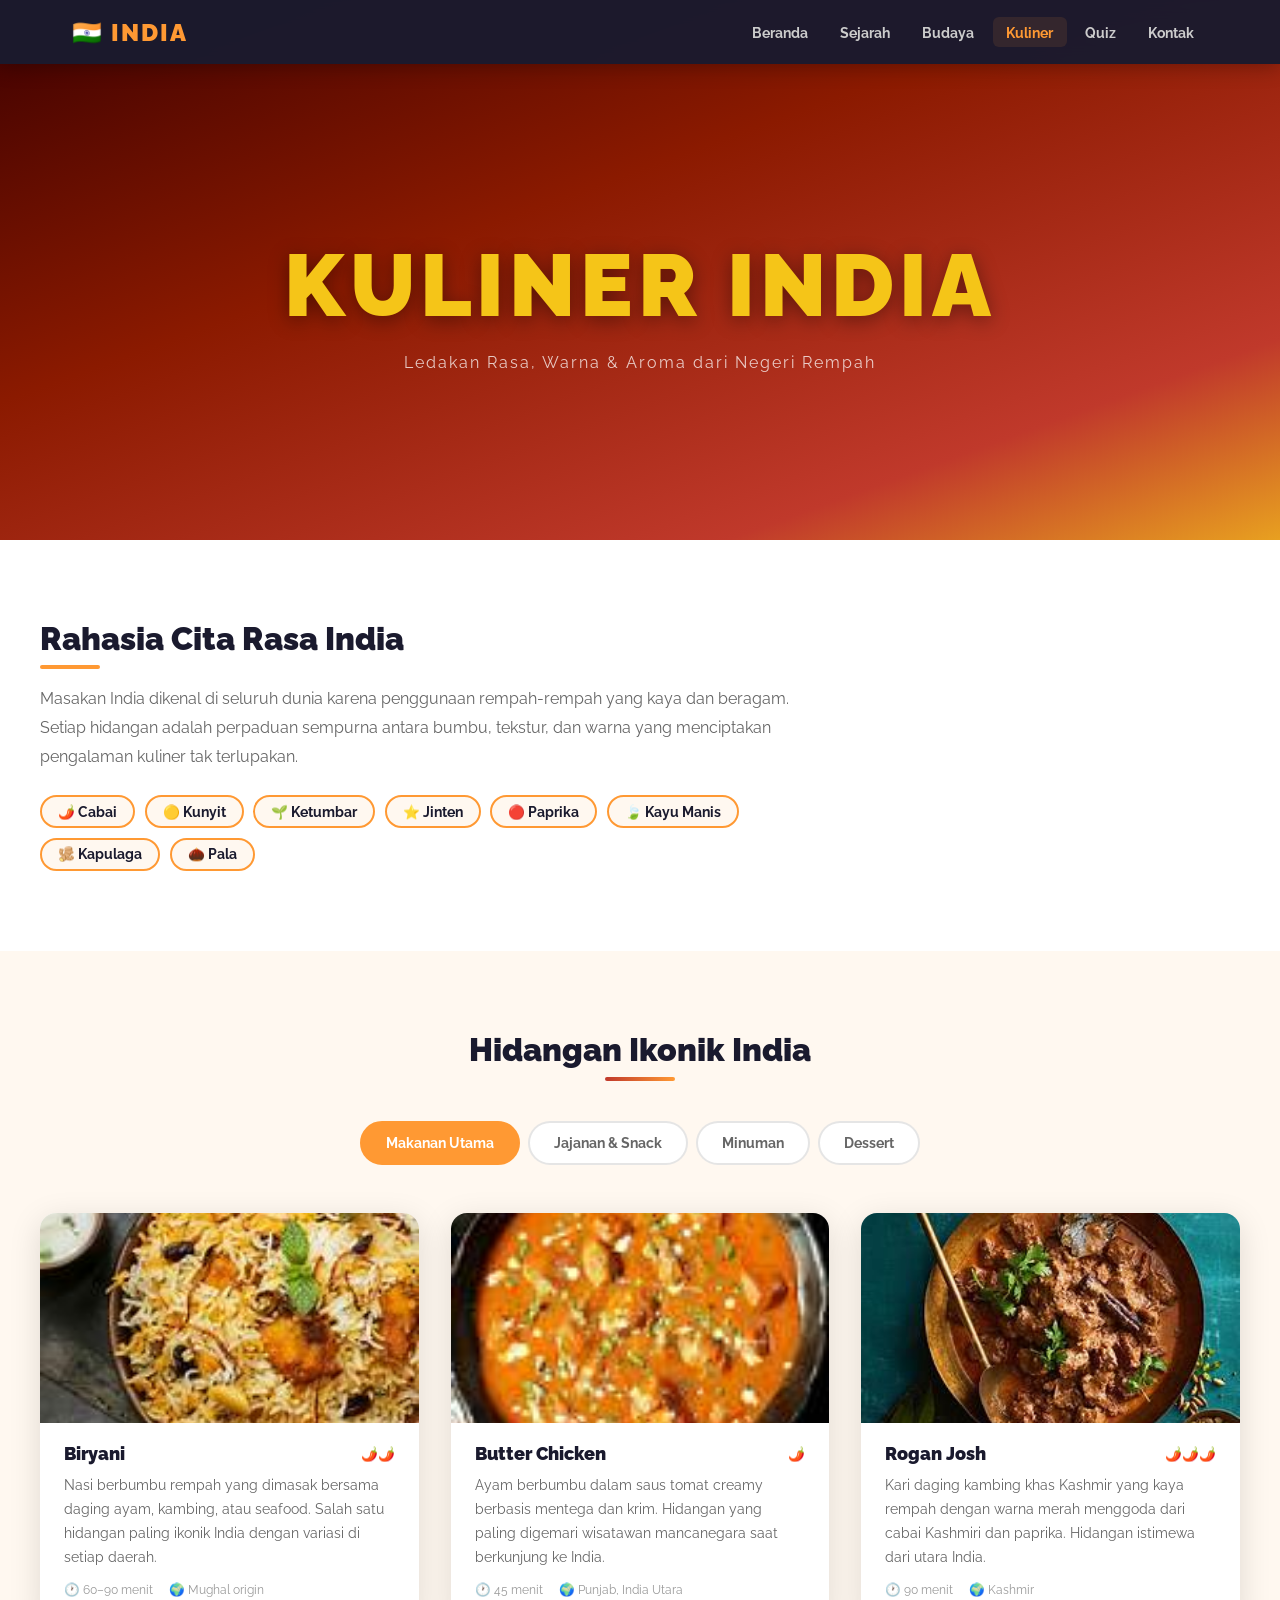
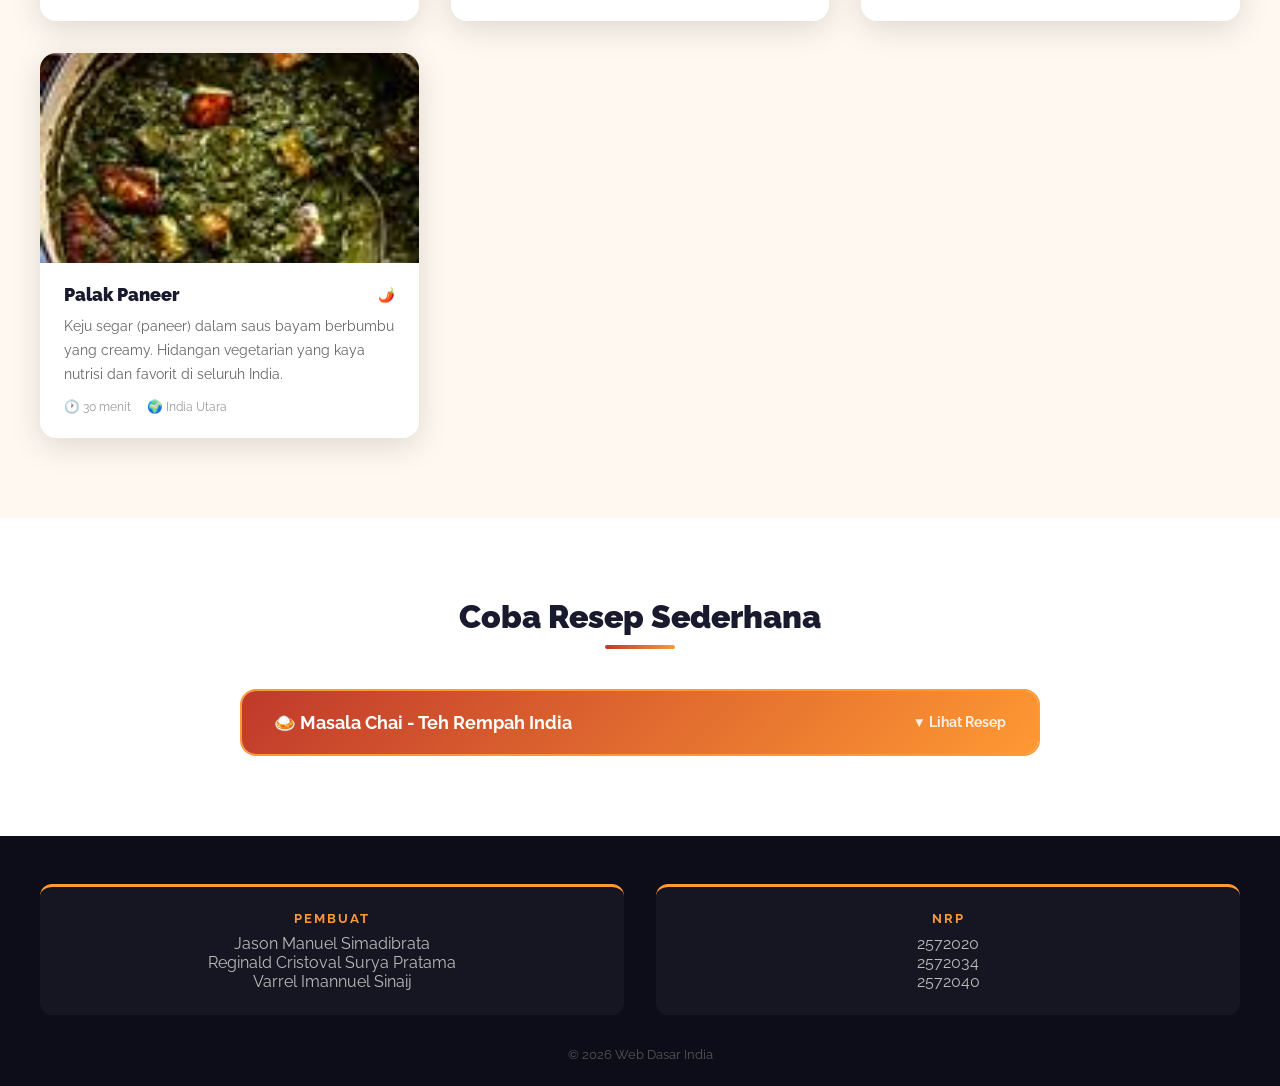
<file: india-website Final/kuliner.html>
<!DOCTYPE html>
<html lang="en">
<head>
  <meta charset="UTF-8" />
  <meta name="viewport" content="width=device-width, initial-scale=1.0" />
  <title>Kuliner India</title>
  <link rel="stylesheet" href="css/kuliner.css" />
  <link href="https://fonts.googleapis.com/css2?family=Raleway:wght@300;400;700;900&family=Merriweather:ital,wght@0,400;1,300&display=swap" rel="stylesheet" />
</head>
<body>

  <header class="site-header">
    <div class="header-inner">
      <a class="logo" href="index.html">🇮🇳 INDIA</a>
      <button class="hamburger" id="hamburger" aria-label="Menu">&#9776;</button>
      <nav class="nav" id="navMenu">
        <a href="index.html">Beranda</a>
        <a href="sejarah.html">Sejarah</a>
        <a href="budaya.html">Budaya</a>
        <a href="kuliner.html" class="active">Kuliner</a>
        <a href="quiz.html">Quiz</a>
        <a href="#footer">Kontak</a>
      </nav>
    </div>
  </header>

  <section class="page-hero">
    <div class="spice-particles" id="spiceParticles"></div>
    <div class="page-hero-content">
      <h1>KULINER INDIA</h1>
      <p>Ledakan Rasa, Warna & Aroma dari Negeri Rempah</p>
    </div>
  </section>

  <section class="spice-intro">
    <div class="container">
      <div class="spice-grid">
        <div class="spice-text">
          <h2>Rahasia Cita Rasa India</h2>
          <p>Masakan India dikenal di seluruh dunia karena penggunaan rempah-rempah yang kaya dan beragam. Setiap hidangan adalah perpaduan sempurna antara bumbu, tekstur, dan warna yang menciptakan pengalaman kuliner tak terlupakan.</p>
          <div class="spice-tags">
            <span>🌶️ Cabai</span>
            <span>🟡 Kunyit</span>
            <span>🌱 Ketumbar</span>
            <span>⭐ Jinten</span>
            <span>🔴 Paprika</span>
            <span>🍃 Kayu Manis</span>
            <span>🫚 Kapulaga</span>
            <span>🌰 Pala</span>
          </div>
        </div>
      </div>
    </div>
  </section>

  <section class="menu-section">
    <div class="container">
      <h2 class="section-title">Hidangan Ikonik India</h2>
      <div class="menu-tabs">
        <button class="tab-btn active" onclick="showTab('utama', this)">Makanan Utama</button>
        <button class="tab-btn" onclick="showTab('jajanan', this)">Jajanan & Snack</button>
        <button class="tab-btn" onclick="showTab('minuman', this)">Minuman</button>
        <button class="tab-btn" onclick="showTab('dessert', this)">Dessert</button>
      </div>

      <div class="tab-content active" id="tab-utama">
        <div class="food-grid">
          <div class="food-card">
            <img src="img/biryani.jpeg" alt="Biryani" />
            <div class="food-info">
              <div class="food-header">
                <h3>Biryani</h3>
                <span class="spice-level">🌶️🌶️</span>
              </div>
              <p>Nasi berbumbu rempah yang dimasak bersama daging ayam, kambing, atau seafood. Salah satu hidangan paling ikonik India dengan variasi di setiap daerah.</p>
              <div class="food-meta">
                <span>🕐 60–90 menit</span>
                <span>🌍 Mughal origin</span>
              </div>
            </div>
          </div>

          <div class="food-card">
            <img src="img/butter chicken.jpeg" alt="Butter Chicken" />
            <div class="food-info">
              <div class="food-header">
                <h3>Butter Chicken</h3>
                <span class="spice-level">🌶️</span>
              </div>
              <p>Ayam berbumbu dalam saus tomat creamy berbasis mentega dan krim. Hidangan yang paling digemari wisatawan mancanegara saat berkunjung ke India.</p>
              <div class="food-meta">
                <span>🕐 45 menit</span>
                <span>🌍 Punjab, India Utara</span>
              </div>
            </div>
          </div>

          <div class="food-card">
            <img src="img/rogan josh.jpeg" alt="Rogan Josh" />
            <div class="food-info">
              <div class="food-header">
                <h3>Rogan Josh</h3>
                <span class="spice-level">🌶️🌶️🌶️</span>
              </div>
              <p>Kari daging kambing khas Kashmir yang kaya rempah dengan warna merah menggoda dari cabai Kashmiri dan paprika. Hidangan istimewa dari utara India.</p>
              <div class="food-meta">
                <span>🕐 90 menit</span>
                <span>🌍 Kashmir</span>
              </div>
            </div>
          </div>

          <div class="food-card">
            <img src="img/palak paneer.jpeg" alt="Palak Paneer" />
            <div class="food-info">
              <div class="food-header">
                <h3>Palak Paneer</h3>
                <span class="spice-level">🌶️</span>
              </div>
              <p>Keju segar (paneer) dalam saus bayam berbumbu yang creamy. Hidangan vegetarian yang kaya nutrisi dan favorit di seluruh India.</p>
              <div class="food-meta">
                <span>🕐 30 menit</span>
                <span>🌍 India Utara</span>
              </div>
            </div>
          </div>
        </div>
      </div>

      <div class="tab-content" id="tab-jajanan">
        <div class="food-grid">
          <div class="food-card">
            <img src="img/samosa.jpeg" alt="Samosa" />
            <div class="food-info">
              <div class="food-header"><h3>Samosa</h3><span class="spice-level">🌶️</span></div>
              <p>Pastri goreng segitiga berisi kentang berbumbu, kacang polong, dan kadang daging. Jajanan paling populer di India, tersedia di setiap sudut kota.</p>
              <div class="food-meta"><span>🕐 45 menit</span><span>🌍 India Utara</span></div>
            </div>
          </div>
          <div class="food-card">
            <img src="img/pani puri.jpeg" alt="Pani Puri" />
            <div class="food-info">
              <div class="food-header"><h3>Pani Puri</h3><span class="spice-level">🌶️🌶️</span></div>
              <p>Kulit tipis renyah diisi dengan campuran kentang, kacang, dan air asam pedas beraroma mint. Jajanan jalanan yang menggugah selera!</p>
              <div class="food-meta"><span>🕐 30 menit</span><span>🌍 Seluruh India</span></div>
            </div>
          </div>
          <div class="food-card">
            <img src="img/vada pav.jpeg" alt="Vada Pav" />
            <div class="food-info">
              <div class="food-header"><h3>Vada Pav</h3><span class="spice-level">🌶️🌶️</span></div>
              <p>Disebut "burger India", berupa roti pav berisi bola kentang berbumbu yang digoreng. Makanan jalanan ikonik dari kota Mumbai.</p>
              <div class="food-meta"><span>🕐 30 menit</span><span>🌍 Mumbai, Maharashtra</span></div>
            </div>
          </div>
        </div>
      </div>

      <div class="tab-content" id="tab-minuman">
        <div class="food-grid">
          <div class="food-card">
            <img src="img/masala chai.jpeg" alt="Masala Chai" />
            <div class="food-info">
              <div class="food-header"><h3>Masala Chai</h3><span class="spice-level">☕</span></div>
              <p>Teh susu berbumbu dengan jahe, kapulaga, kayu manis, dan cengkeh. Minuman nasional India yang menghangatkan, diminum di setiap waktu sepanjang hari.</p>
              <div class="food-meta"><span>🕐 10 menit</span><span>🌍 Seluruh India</span></div>
            </div>
          </div>
          <div class="food-card">
            <img src="img/mango lassi.jpeg" alt="Mango Lassi" />
            <div class="food-info">
              <div class="food-header"><h3>Mango Lassi</h3><span class="spice-level">🥭</span></div>
              <p>Minuman yogurt berbasis mangga yang menyegarkan. Paduan sempurna antara segar, manis, dan sedikit asam. Pelengkap sempurna hidangan pedas India.</p>
              <div class="food-meta"><span>🕐 5 menit</span><span>🌍 Punjab</span></div>
            </div>
          </div>
        </div>
      </div>

      <div class="tab-content" id="tab-dessert">
        <div class="food-grid">
          <div class="food-card">
            <img src="img/gulab jamun.jpeg" alt="Gulab Jamun" />
            <div class="food-info">
              <div class="food-header"><h3>Gulab Jamun</h3><span class="spice-level">🍯</span></div>
              <p>Bola susu kental yang digoreng lalu direndam dalam sirup gula beraroma mawar dan kapulaga. Dessert paling populer di anak benua India.</p>
              <div class="food-meta"><span>🕐 40 menit</span><span>🌍 Seluruh India</span></div>
            </div>
          </div>
          <div class="food-card">
            <img src="img/jalebi.jpeg" alt="Jalebi" />
            <div class="food-info">
              <div class="food-header"><h3>Jalebi</h3><span class="spice-level">🍯</span></div>
              <p>Adonan spiral renyah yang digoreng dan dicelup dalam sirup gula. Berwarna oranye cerah dan sangat manis, biasa dimakan saat festival.</p>
              <div class="food-meta"><span>🕐 30 menit</span><span>🌍 India & Asia Selatan</span></div>
            </div>
          </div>
          <div class="food-card">
            <img src="img/rasgulla.jpeg" alt="Rasgulla" />
            <div class="food-info">
              <div class="food-header"><h3>Rasgulla</h3><span class="spice-level">🍯</span></div>
              <p>Bola keju cottage lembut yang dimasak dalam sirup gula ringan. Dessert khas Bengal Barat, terkenal dengan tekstur spons yang kenyal dan lembut.</p>
              <div class="food-meta"><span>🕐 45 menit</span><span>🌍 Bengal Barat</span></div>
            </div>
          </div>
        </div>
      </div>
    </div>
  </section>

  <section class="resep-section">
    <div class="container">
      <h2 class="section-title">Coba Resep Sederhana</h2>
      <details class="resep-box">
        <summary class="resep-header">
          <h3>🍛 Masala Chai - Teh Rempah India</h3>
          <span class="resep-toggle">▼ Lihat Resep</span>
        </summary>
        <div class="resep-body">
          <div class="resep-inner">
            <div class="resep-col">
              <h4>Bahan-bahan (2 porsi):</h4>
              <ul>
                <li>400 ml air</li>
                <li>200 ml susu segar</li>
                <li>2 kantong teh hitam (atau 2 sdt daun teh)</li>
                <li>2 cm jahe, dimemarkan</li>
                <li>3 butir kapulaga, dimemarkan</li>
                <li>1 batang kayu manis</li>
                <li>2 cengkeh</li>
                <li>Gula secukupnya</li>
              </ul>
            </div>
            <div class="resep-col">
              <h4>Cara Membuat:</h4>
              <ol>
                <li>Didihkan air bersama semua rempah selama 5 menit.</li>
                <li>Masukkan teh dan masak 3 menit lagi.</li>
                <li>Tambahkan susu dan gula, aduk rata.</li>
                <li>Masak hingga mendidih kecil sambil terus diaduk.</li>
                <li>Saring dan tuang ke cangkir. Sajikan panas!</li>
              </ol>
            </div>
          </div>
        </div>
      </details>
    </div>
  </section>

  <footer class="site-footer" id="footer">
    <div class="footer-inner">
      <div class="footer-col">
        <h4>Pembuat</h4>
        <p>Jason Manuel Simadibrata <br> Reginald Cristoval Surya Pratama <br> Varrel Imannuel Sinaij
        </p>
      </div>
      <div class="footer-col">
        <h4>NRP</h4>
        <p>2572020 <br> 2572034 <br> 2572040</p>
      </div>
    </div>
    <p class="footer-copy">&copy; 2026 Web Dasar India</p>
  </footer>


  <script>
    document.getElementById('hamburger').addEventListener('click', () => {
      document.getElementById('navMenu').classList.toggle('open');
    });

    function showTab(tabId, btn) {
      document.querySelectorAll('.tab-content').forEach(t => t.classList.remove('active'));
      document.querySelectorAll('.tab-btn').forEach(b => b.classList.remove('active'));
      document.getElementById('tab-' + tabId).classList.add('active');
      btn.classList.add('active');
    }
  </script>
</body>
</html>
</file>
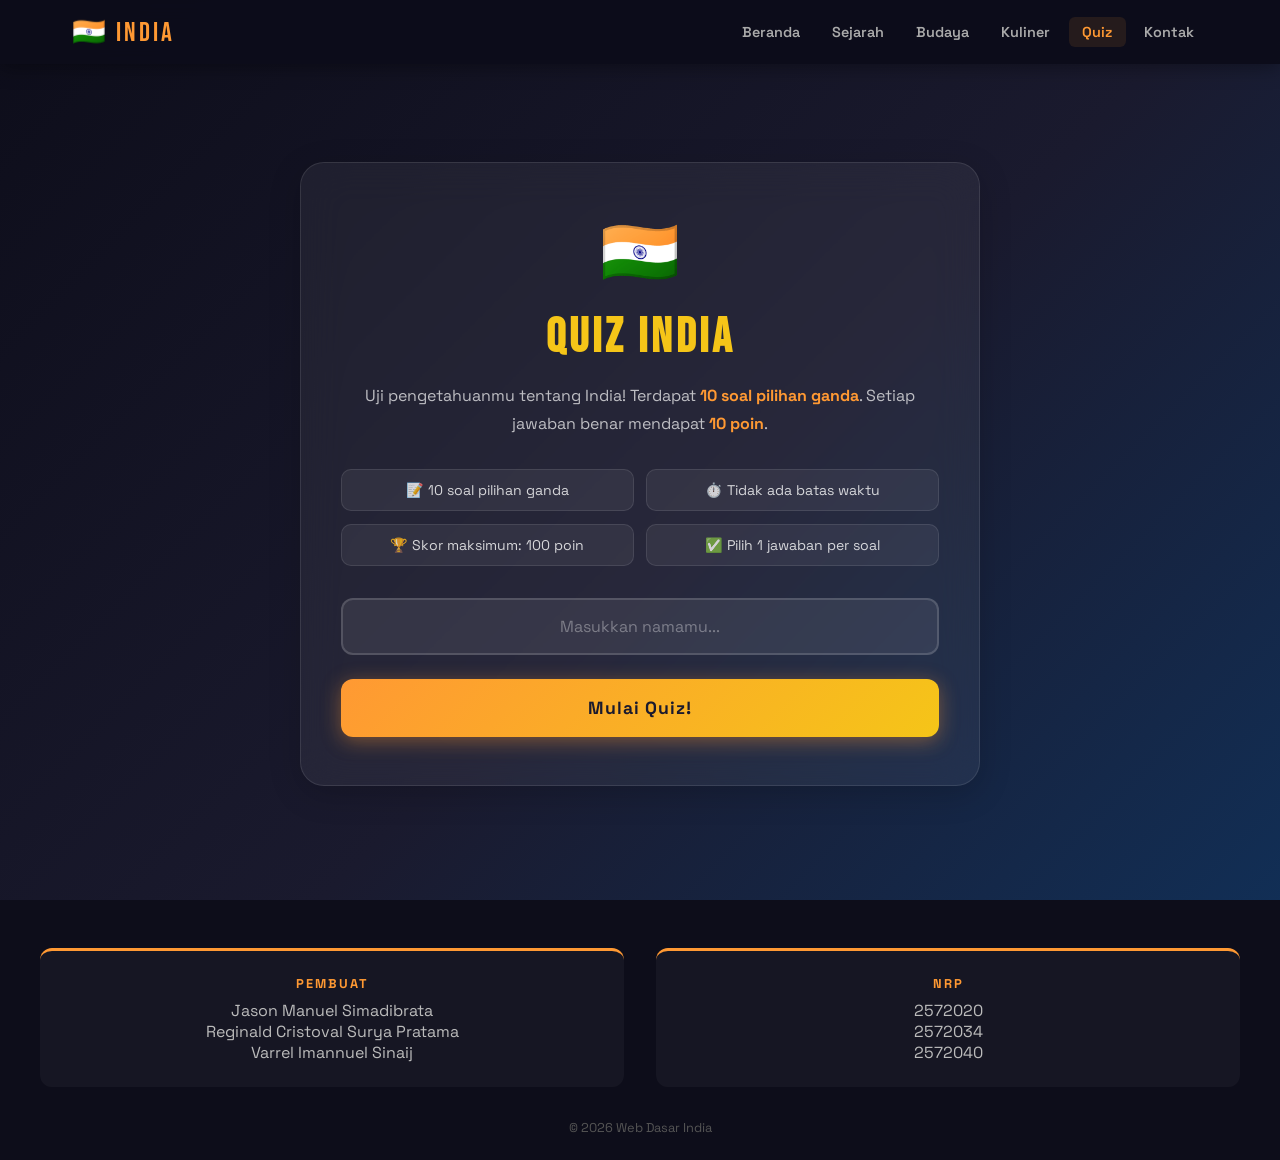
<file: india-website Final/quiz.html>
<!DOCTYPE html>
<html lang="en">
<head>
  <meta charset="UTF-8" />
  <meta name="viewport" content="width=device-width, initial-scale=1.0" />
  <title>Quiz India</title>
  <link rel="stylesheet" href="css/quiz.css" />
  <link href="https://fonts.googleapis.com/css2?family=Space+Grotesk:wght@300;400;500;600;700&family=Bebas+Neue&display=swap" rel="stylesheet" />
</head>
<body>

  <header class="site-header">
    <div class="header-inner">
      <a class="logo" href="index.html">🇮🇳 INDIA</a>
      <button class="hamburger" id="hamburger" aria-label="Menu">&#9776;</button>
      <nav class="nav" id="navMenu">
        <a href="index.html">Beranda</a>
        <a href="sejarah.html">Sejarah</a>
        <a href="budaya.html">Budaya</a>
        <a href="kuliner.html">Kuliner</a>
        <a href="quiz.html" class="active">Quiz</a>
        <a href="#footer">Kontak</a>
      </nav>
    </div>
  </header>

  <main class="quiz-main">

    <div class="screen" id="screenStart">
      <div class="start-card">
        <div class="start-emoji">🇮🇳</div>
        <h1>Quiz India</h1>
        <p>Uji pengetahuanmu tentang India! Terdapat <strong>10 soal pilihan ganda</strong>. Setiap jawaban benar mendapat <strong>10 poin</strong>.</p>
        <div class="rules-list">
          <div class="rule-item">📝 10 soal pilihan ganda</div>
          <div class="rule-item">⏱️ Tidak ada batas waktu</div>
          <div class="rule-item">🏆 Skor maksimum: 100 poin</div>
          <div class="rule-item">✅ Pilih 1 jawaban per soal</div>
        </div>
        <input type="text" id="playerName" placeholder="Masukkan namamu..." maxlength="30" />
        <button class="btn-start" onclick="startQuiz()">Mulai Quiz!</button>
      </div>
    </div>

    <div class="screen hidden" id="screenQuiz">
      <div class="quiz-container">
        <div class="quiz-header">
          <div class="progress-info">
            <span id="qCounter">Soal 1 / 10</span>
            <span id="scoreDisplay">Skor: 0</span>
          </div>
          <div class="progress-bar-wrap">
            <div class="progress-bar" id="progressBar"></div>
          </div>
        </div>

        <div class="question-box" id="questionBox">
          <div class="question-num" id="questionNum">01</div>
          <h2 class="question-text" id="questionText"></h2>
        </div>

        <div class="options-grid" id="optionsGrid"></div>

        <div class="quiz-footer-bar">
          <div class="feedback-msg" id="feedbackMsg"></div>
          <button class="btn-next hidden" id="btnNext" onclick="nextQuestion()">Soal Berikutnya →</button>
        </div>
      </div>
    </div>

    <div class="screen hidden" id="screenResult">
      <div class="result-card">
        <div class="result-emoji" id="resultEmoji">🏆</div>
        <h1 id="resultTitle">Luar Biasa!</h1>
        <p id="resultName" class="result-name"></p>

        <div class="score-simple">
          <span class="score-number" id="finalScore">0</span>
          <span class="score-divider">/</span>
          <span class="score-total">100</span>
        </div>

        <p class="result-feedback" id="resultFeedback"></p>

        <div class="result-breakdown" id="resultBreakdown"></div>

        <div class="result-btns">
          <button class="btn-retry" onclick="retryQuiz()">🔄 Coba Lagi</button>
          <a class="btn-home" href="index.html">🏠 Beranda</a>
        </div>
      </div>
    </div>

  </main>

  <footer class="site-footer" id="footer">
    <div class="footer-inner">
      <div class="footer-col">
        <h4>Pembuat</h4>
        <p>Jason Manuel Simadibrata <br> Reginald Cristoval Surya Pratama <br> Varrel Imannuel Sinaij
        </p>
      </div>
      <div class="footer-col">
        <h4>NRP</h4>
        <p>2572020 <br> 2572034 <br> 2572040</p>
      </div>
    </div>
    <p class="footer-copy">&copy; 2026 Web Dasar India</p>
  </footer>

  <script>
    const questions = [
      {
        q: "Apa ibu kota India?",
        options: ["Mumbai", "Kolkata", "New Delhi", "Chennai"],
        answer: 2,
        explanation: "New Delhi adalah ibu kota India sejak tahun 1947."
      },
      {
        q: "Siapakah tokoh yang dikenal sebagai 'Bapak Bangsa India'?",
        options: ["Jawaharlal Nehru", "Mahatma Gandhi", "Subhas Chandra Bose", "Bhagat Singh"],
        answer: 1,
        explanation: "Mahatma Gandhi dikenal sebagai Bapak Bangsa India karena perjuangannya meraih kemerdekaan melalui non-kekerasan."
      },
      {
        q: "India meraih kemerdekaan dari Britania Raya pada tanggal berapa?",
        options: ["15 Agustus 1945", "26 Januari 1950", "15 Agustus 1947", "1 Januari 1948"],
        answer: 2,
        explanation: "India merdeka pada 15 Agustus 1947. Tanggal 26 Januari 1950 adalah Hari Republik India."
      },
      {
        q: "Siapa yang membangun Taj Mahal?",
        options: ["Akbar", "Babur", "Aurangzeb", "Shah Jahan"],
        answer: 3,
        explanation: "Taj Mahal dibangun oleh Shah Jahan untuk mengenang istrinya, Mumtaz Mahal, antara tahun 1632-1653."
      },
      {
        q: "Sungai terpanjang dan paling sakral di India adalah?",
        options: ["Sungai Yamuna", "Sungai Gangga", "Sungai Brahmaputra", "Sungai Indus"],
        answer: 1,
        explanation: "Sungai Gangga (Ganga) adalah sungai terpanjang dan paling sakral di India, mengalir sejauh 2.525 km."
      },
      {
        q: "Agama apa yang dianut oleh mayoritas penduduk India?",
        options: ["Islam", "Budha", "Hindu", "Sikhisme"],
        answer: 2,
        explanation: "Sekitar 80% penduduk India beragama Hindu, menjadikan India negara dengan populasi Hindu terbesar di dunia."
      },
      {
        q: "Nama mata uang resmi India adalah?",
        options: ["Pound India", "Dollar India", "Rupee India", "Peso India"],
        answer: 2,
        explanation: "Mata uang resmi India adalah Rupee India (₹ atau INR), dikeluarkan oleh Reserve Bank of India."
      },
      {
        q: "Konsep matematika apa yang pertama kali dikembangkan oleh ilmuwan India?",
        options: ["Bilangan Prima", "Konsep Nol (0)", "Kalkulus", "Logaritma"],
        answer: 1,
        explanation: "Aryabhata, matematikawan India abad ke-5, mengembangkan konsep angka nol (0) yang kemudian menyebar ke seluruh dunia."
      },
      {
        q: "Festival 'Holi' di India merayakan apa?",
        options: ["Tahun Baru India", "Datangnya musim semi dan kemenangan kebaikan", "Hari kemerdekaan India", "Festival panen raya"],
        answer: 1,
        explanation: "Holi adalah Festival Warna yang merayakan datangnya musim semi dan kemenangan kebaikan atas kejahatan."
      },
      {
        q: "Di negara bagian mana Taj Mahal berada?",
        options: ["Rajasthan", "Delhi", "Uttar Pradesh", "Maharashtra"],
        answer: 2,
        explanation: "Taj Mahal terletak di Kota Agra, Negara Bagian Uttar Pradesh, India."
      }
    ];

    let currentQ = 0;
    let score = 0;
    let answers = [];
    let answered = false;
    let playerName = '';

    function startQuiz() {
      const nameInput = document.getElementById('playerName').value.trim();
      if (!nameInput) {
        const inp = document.getElementById('playerName');
        inp.style.borderColor = '#ff6b6b';
        inp.placeholder = 'Nama tidak boleh kosong!';
        return;
      }
      playerName = nameInput;
      currentQ = 0;
      score = 0;
      answers = [];
      answered = false;
      showScreen('screenQuiz');
      loadQuestion();
    }

    function loadQuestion() {
      answered = false;
      const q = questions[currentQ];
      document.getElementById('qCounter').textContent = `Soal ${currentQ + 1} / ${questions.length}`;
      document.getElementById('scoreDisplay').textContent = `Skor: ${score}`;
      document.getElementById('questionNum').textContent = String(currentQ + 1).padStart(2, '0');
      document.getElementById('questionText').textContent = q.q;

      const prog = ((currentQ) / questions.length) * 100;
      document.getElementById('progressBar').style.width = prog + '%';

      const grid = document.getElementById('optionsGrid');
      grid.innerHTML = '';

      for (let i = 0; i < q.options.length; i++) {
        const btn = document.createElement('button');
        btn.className = 'option-btn';
        btn.innerHTML = `<span class="opt-letter">${String.fromCharCode(65+i)}</span>${q.options[i]}`;
        btn.addEventListener('click', function() { selectAnswer(i, this); });
        grid.appendChild(btn);
      }

      document.getElementById('feedbackMsg').textContent = '';
      document.getElementById('feedbackMsg').className = 'feedback-msg';
      document.getElementById('btnNext').classList.add('hidden');
    }

    function selectAnswer(selectedIdx, btn) {
      if (answered) return;
      answered = true;
      const q = questions[currentQ];
      const allBtns = document.querySelectorAll('.option-btn');
      let isCorrect = false;

      if (selectedIdx === q.answer) {
        isCorrect = true;
        score += 10;
        btn.classList.add('correct');
      } else {
        btn.classList.add('wrong');
        allBtns[q.answer].classList.add('correct');
      }

      answers.push({ q: currentQ, selected: selectedIdx, correct: q.answer, isCorrect });

      allBtns.forEach(b => b.disabled = true);

      const feedbackEl = document.getElementById('feedbackMsg');
      if (isCorrect) {
        feedbackEl.textContent = '✅ Benar! ' + q.explanation;
        feedbackEl.className = 'feedback-msg correct-msg';
      } else {
        feedbackEl.textContent = '❌ Salah. ' + q.explanation;
        feedbackEl.className = 'feedback-msg wrong-msg';
      }

      document.getElementById('scoreDisplay').textContent = `Skor: ${score}`;
      document.getElementById('btnNext').classList.remove('hidden');

      if (currentQ === questions.length - 1) {
        document.getElementById('btnNext').textContent = 'Lihat Hasil 🏆';
      } else {
        document.getElementById('btnNext').textContent = 'Soal Berikutnya →';
      }
    }

    function nextQuestion() {
      currentQ++;
      if (currentQ < questions.length) {
        loadQuestion();
      } else {
        showResult();
      }
    }

    function showResult() {
      showScreen('screenResult');
      document.getElementById('progressBar').style.width = '100%';
      document.getElementById('finalScore').textContent = score;
      document.getElementById('resultName').textContent = `Hasil untuk: ${playerName}`;

      let emoji, title, feedback;
      if (score === 100) {
        emoji = '🏆'; title = 'SEMPURNA!';
        feedback = 'Luar biasa! Kamu adalah ahli India sejati. Nilai sempurna 100/100!';
      } else if (score >= 80) {
        emoji = '🌟'; title = 'Hebat!';
        feedback = 'Pengetahuanmu tentang India sangat baik! Sedikit lagi mencapai sempurna.';
      } else if (score >= 60) {
        emoji = '👍'; title = 'Bagus!';
        feedback = 'Cukup baik! Pelajari lebih lanjut tentang India untuk meningkatkan nilaimu.';
      } else if (score >= 40) {
        emoji = '📚'; title = 'Lumayan!';
        feedback = 'Masih perlu belajar lebih banyak tentang India. Jangan menyerah!';
      } else {
        emoji = '💪'; title = 'Terus Belajar!';
        feedback = 'Jelajahi website ini lebih dalam untuk belajar tentang India yang menakjubkan!';
      }

      document.getElementById('resultEmoji').textContent = emoji;
      document.getElementById('resultTitle').textContent = title;
      document.getElementById('resultFeedback').textContent = feedback;

      const breakdown = document.getElementById('resultBreakdown');
      breakdown.innerHTML = '<h3>Rincian Jawaban:</h3>';
      for (let i = 0; i < answers.length; i++) {
        const a = answers[i];
        const div = document.createElement('div');
        div.className = 'breakdown-item ' + (a.isCorrect ? 'bk-correct' : 'bk-wrong');
        div.innerHTML = `<span class="bk-icon">${a.isCorrect ? '✅' : '❌'}</span><span class="bk-text">Soal ${i+1}: ${a.isCorrect ? 'Benar (+10)' : 'Salah (+0)'}</span>`;
        breakdown.appendChild(div);
      }
    }

    function retryQuiz() {
      currentQ = 0;
      score = 0;
      answers = [];
      answered = false;
      showScreen('screenStart');
      document.getElementById('playerName').value = '';
    }

    function showScreen(id) {
      document.querySelectorAll('.screen').forEach(s => s.classList.add('hidden'));
      document.getElementById(id).classList.remove('hidden');
    }

    document.getElementById('hamburger').addEventListener('click', () => {
      document.getElementById('navMenu').classList.toggle('open');
    });

    document.getElementById('playerName').addEventListener('keypress', function(e) {
      if (e.key === 'Enter') startQuiz();
    });
  </script>
</body>
</html>
</file>
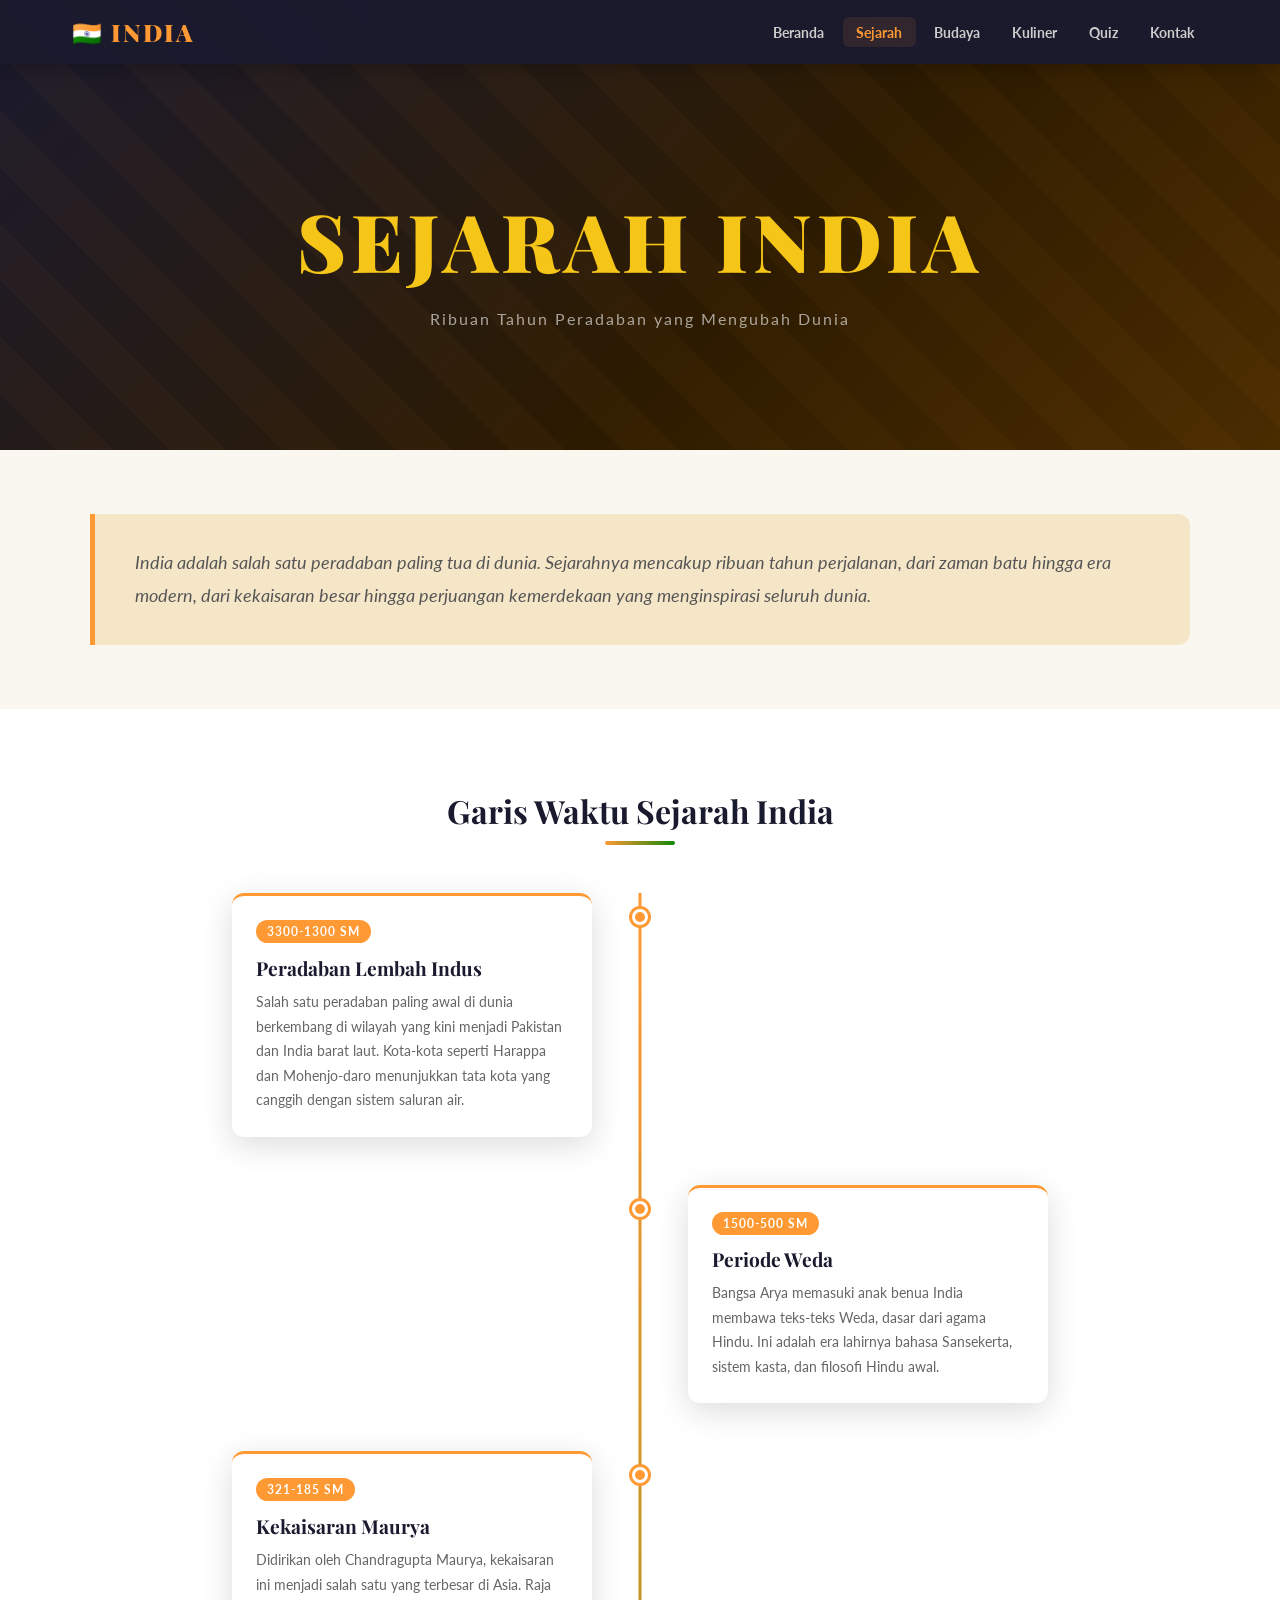
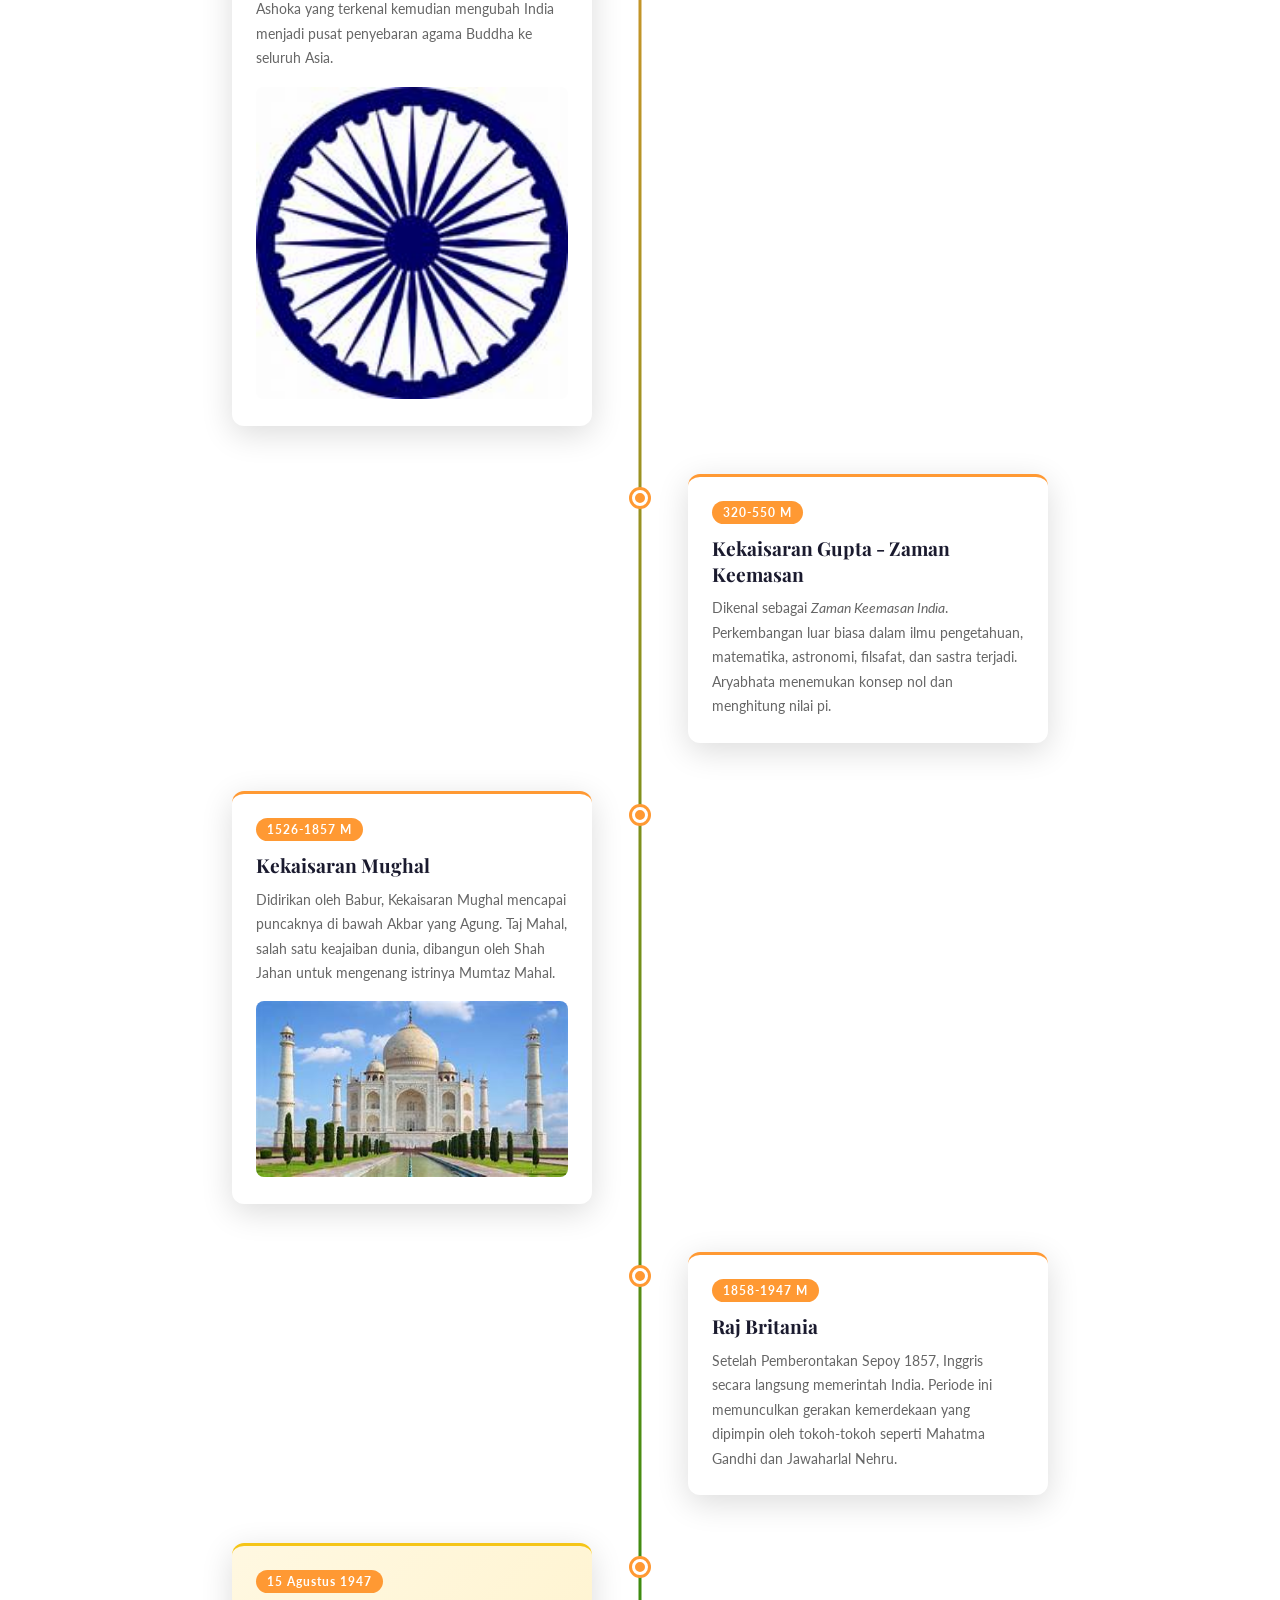
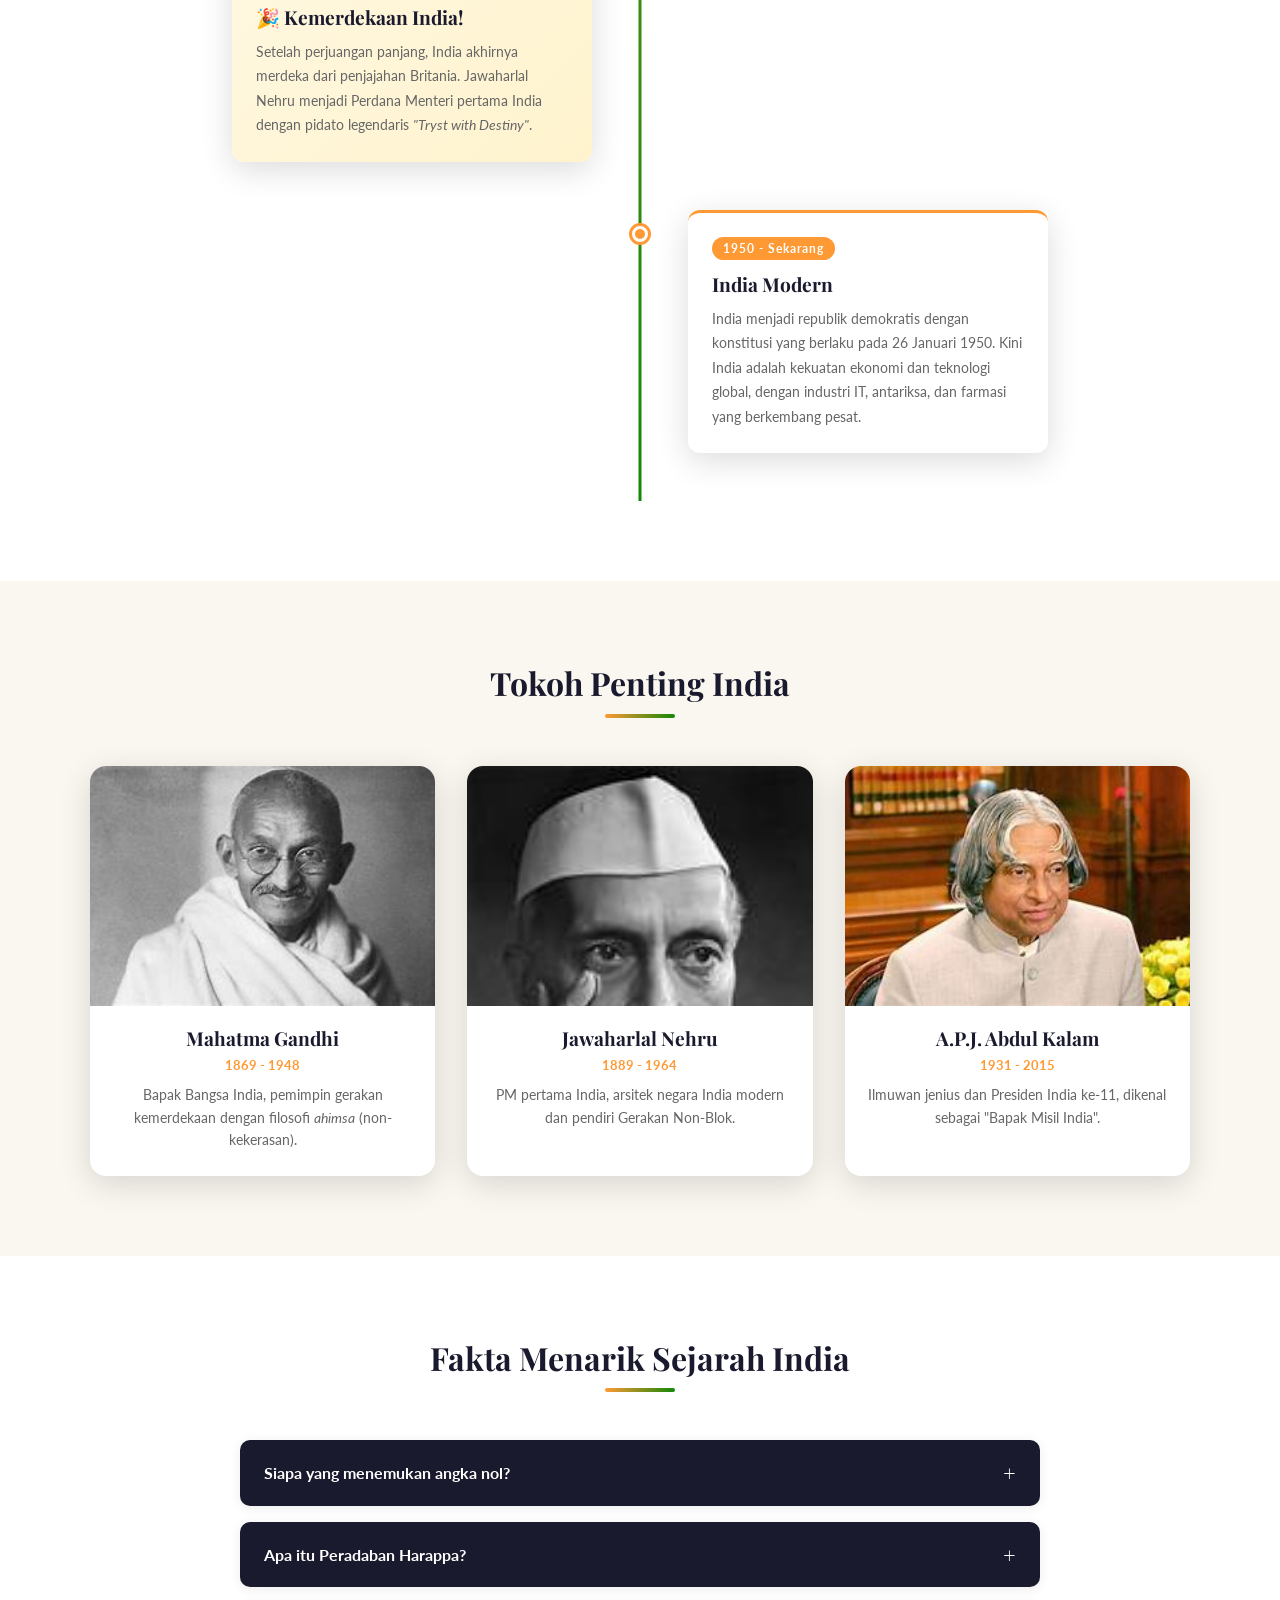
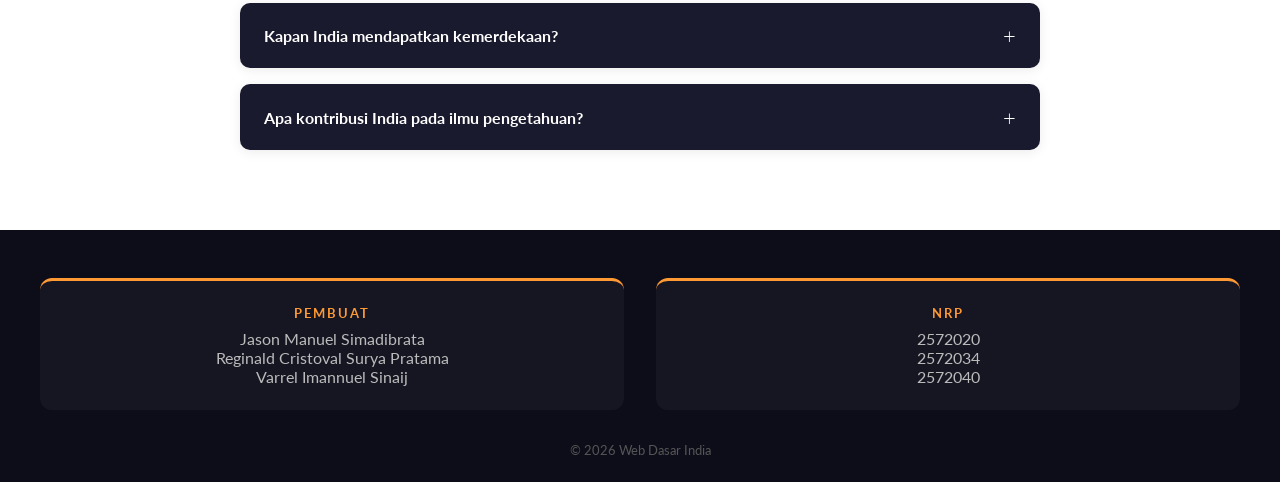
<file: india-website Final/sejarah.html>
<!DOCTYPE html>
<html lang="en">
<head>
  <meta charset="UTF-8" />
  <meta name="viewport" content="width=device-width, initial-scale=1.0" />
  <title>Sejarah India</title>
  <link rel="stylesheet" href="css/sejarah.css" />
  <link href="https://fonts.googleapis.com/css2?family=Playfair+Display:ital,wght@0,400;0,700;1,400&family=Lato:wght@300;400;700&display=swap" rel="stylesheet" />
</head>
<body>

  <header class="site-header">
    <div class="header-inner">
      <a class="logo" href="index.html">🇮🇳 INDIA</a>
      <button class="hamburger" id="hamburger" aria-label="Menu">&#9776;</button>
      <nav class="nav" id="navMenu">
        <a href="index.html">Beranda</a>
        <a href="sejarah.html" class="active">Sejarah</a>
        <a href="budaya.html">Budaya</a>
        <a href="kuliner.html">Kuliner</a>
        <a href="quiz.html">Quiz</a>
        <a href="#footer">Kontak</a>
      </nav>
    </div>
  </header>

  <section class="page-hero">
    <div class="page-hero-content">
      <h1 class="page-title">SEJARAH INDIA</h1>
      <p>Ribuan Tahun Peradaban yang Mengubah Dunia</p>
    </div>
  </section>

  <section class="s-intro">
    <div class="container">
      <div class="intro-box">
        <p>India adalah salah satu peradaban paling tua di dunia. Sejarahnya mencakup ribuan tahun perjalanan, dari zaman batu hingga era modern, dari kekaisaran besar hingga perjuangan kemerdekaan yang menginspirasi seluruh dunia.</p>
      </div>
    </div>
  </section>

  <section class="timeline-section">
    <div class="container">
      <h2 class="section-title">Garis Waktu Sejarah India</h2>
      <div class="timeline">

        <div class="timeline-item left">
          <div class="tl-dot"></div>
          <div class="tl-card">
            <span class="tl-year">3300-1300 SM</span>
            <h3>Peradaban Lembah Indus</h3>
            <p>Salah satu peradaban paling awal di dunia berkembang di wilayah yang kini menjadi Pakistan dan India barat laut. Kota-kota seperti Harappa dan Mohenjo-daro menunjukkan tata kota yang canggih dengan sistem saluran air.</p>
          </div>
        </div>

        <div class="timeline-item right">
          <div class="tl-dot"></div>
          <div class="tl-card">
            <span class="tl-year">1500-500 SM</span>
            <h3>Periode Weda</h3>
            <p>Bangsa Arya memasuki anak benua India membawa teks-teks Weda, dasar dari agama Hindu. Ini adalah era lahirnya bahasa Sansekerta, sistem kasta, dan filosofi Hindu awal.</p>
          </div>
        </div>

        <div class="timeline-item left">
          <div class="tl-dot"></div>
          <div class="tl-card">
            <span class="tl-year">321-185 SM</span>
            <h3>Kekaisaran Maurya</h3>
            <p>Didirikan oleh Chandragupta Maurya, kekaisaran ini menjadi salah satu yang terbesar di Asia. Raja Ashoka yang terkenal kemudian mengubah India menjadi pusat penyebaran agama Buddha ke seluruh Asia.</p>
            <img src="img/ashoka chakra.jpeg" alt="Chakra Ashoka" class="tl-img" />
          </div>
        </div>

        <div class="timeline-item right">
          <div class="tl-dot"></div>
          <div class="tl-card">
            <span class="tl-year">320-550 M</span>
            <h3>Kekaisaran Gupta - Zaman Keemasan</h3>
            <p>Dikenal sebagai <em>Zaman Keemasan India</em>. Perkembangan luar biasa dalam ilmu pengetahuan, matematika, astronomi, filsafat, dan sastra terjadi. Aryabhata menemukan konsep nol dan menghitung nilai pi.</p>
          </div>
        </div>

        <div class="timeline-item left">
          <div class="tl-dot"></div>
          <div class="tl-card">
            <span class="tl-year">1526-1857 M</span>
            <h3>Kekaisaran Mughal</h3>
            <p>Didirikan oleh Babur, Kekaisaran Mughal mencapai puncaknya di bawah Akbar yang Agung. Taj Mahal, salah satu keajaiban dunia, dibangun oleh Shah Jahan untuk mengenang istrinya Mumtaz Mahal.</p>
            <img src="img/taj mahal.jpeg" alt="Taj Mahal" class="tl-img" />
          </div>
        </div>

        <div class="timeline-item right">
          <div class="tl-dot"></div>
          <div class="tl-card">
            <span class="tl-year">1858-1947 M</span>
            <h3>Raj Britania</h3>
            <p>Setelah Pemberontakan Sepoy 1857, Inggris secara langsung memerintah India. Periode ini memunculkan gerakan kemerdekaan yang dipimpin oleh tokoh-tokoh seperti Mahatma Gandhi dan Jawaharlal Nehru.</p>
          </div>
        </div>

        <div class="timeline-item left">
          <div class="tl-dot"></div>
          <div class="tl-card highlight-card">
            <span class="tl-year">15 Agustus 1947</span>
            <h3>🎉 Kemerdekaan India!</h3>
            <p>Setelah perjuangan panjang, India akhirnya merdeka dari penjajahan Britania. Jawaharlal Nehru menjadi Perdana Menteri pertama India dengan pidato legendaris <em>"Tryst with Destiny"</em>.</p>
          </div>
        </div>

        <div class="timeline-item right">
          <div class="tl-dot"></div>
          <div class="tl-card">
            <span class="tl-year">1950 - Sekarang</span>
            <h3>India Modern</h3>
            <p>India menjadi republik demokratis dengan konstitusi yang berlaku pada 26 Januari 1950. Kini India adalah kekuatan ekonomi dan teknologi global, dengan industri IT, antariksa, dan farmasi yang berkembang pesat.</p>
          </div>
        </div>

      </div>
    </div>
  </section>

  <section class="tokoh-section">
    <div class="container">
      <h2 class="section-title">Tokoh Penting India</h2>
      <div class="tokoh-grid">
        <div class="tokoh-card">
          <img src="img/gandhi.jpeg" alt="Mahatma Gandhi" />
          <h4>Mahatma Gandhi</h4>
          <span>1869 - 1948</span>
          <p>Bapak Bangsa India, pemimpin gerakan kemerdekaan dengan filosofi <em>ahimsa</em> (non-kekerasan).</p>
        </div>
        <div class="tokoh-card">
          <img src="img/nehru.jpeg" alt="Jawaharlal Nehru" />
          <h4>Jawaharlal Nehru</h4>
          <span>1889 - 1964</span>
          <p>PM pertama India, arsitek negara India modern dan pendiri Gerakan Non-Blok.</p>
        </div>
        <div class="tokoh-card">
          <img src="img/abdul kalam.jpeg" alt="APJ Abdul Kalam" />
          <h4>A.P.J. Abdul Kalam</h4>
          <span>1931 - 2015</span>
          <p>Ilmuwan jenius dan Presiden India ke-11, dikenal sebagai "Bapak Misil India".</p>
        </div>
      </div>
    </div>
  </section>

  <section class="faq-section">
    <div class="container">
      <h2 class="section-title">Fakta Menarik Sejarah India</h2>
      <div class="accordion">
        <details class="acc-item">
          <summary class="acc-summary">Siapa yang menemukan angka nol? <span class="acc-icon">+</span></summary>
          <div class="acc-body">
            <p>Aryabhata, seorang matematikawan India abad ke-5, dianggap sebagai orang yang pertama kali mengkonseptualisasikan nol (0) sebagai angka. Konsep ini kemudian menyebar ke seluruh dunia melalui pedagang Arab.</p>
          </div>
        </details>
        <details class="acc-item">
          <summary class="acc-summary">Apa itu Peradaban Harappa? <span class="acc-icon">+</span></summary>
          <div class="acc-body">
            <p>Peradaban Harappa (atau Peradaban Lembah Indus) adalah peradaban perkotaan awal yang berkembang sekitar 2600-1900 SM. Mereka memiliki sistem penulisan, saluran air canggih, dan perdagangan jarak jauh.</p>
          </div>
        </details>
        <details class="acc-item">
          <summary class="acc-summary">Kapan India mendapatkan kemerdekaan? <span class="acc-icon">+</span></summary>
          <div class="acc-body">
            <p>India meraih kemerdekaan dari Britania Raya pada <strong>15 Agustus 1947</strong>. Namun, India baru menjadi Republik pada 26 Januari 1950, ketika konstitusinya mulai berlaku - tanggal inilah yang diperingati sebagai Hari Republik India.</p>
          </div>
        </details>
        <details class="acc-item">
          <summary class="acc-summary">Apa kontribusi India pada ilmu pengetahuan? <span class="acc-icon">+</span></summary>
          <div class="acc-body">
            <p>India memberi dunia sistem angka desimal, konsep nol, aljabar, trigonometri, dan nilai pi. Di bidang kedokteran, Sushruta dianggap sebagai bapak bedah. Sistem Ayurveda juga berasal dari India.</p>
          </div>
        </details>
      </div>
    </div>
  </section>

  <footer class="site-footer" id="footer">
    <div class="footer-inner">
      <div class="footer-col">
        <h4>Pembuat</h4>
        <p>Jason Manuel Simadibrata <br> Reginald Cristoval Surya Pratama <br> Varrel Imannuel Sinaij
        </p>
      </div>
      <div class="footer-col">
        <h4>NRP</h4>
        <p>2572020 <br> 2572034 <br> 2572040</p>
      </div>
    </div>
    <p class="footer-copy">&copy; 2026 Web Dasar India</p>
  </footer>


  <script>
    document.getElementById('hamburger').addEventListener('click', () => {
      document.getElementById('navMenu').classList.toggle('open');
    });
  </script>
</body>
</html>
</file>
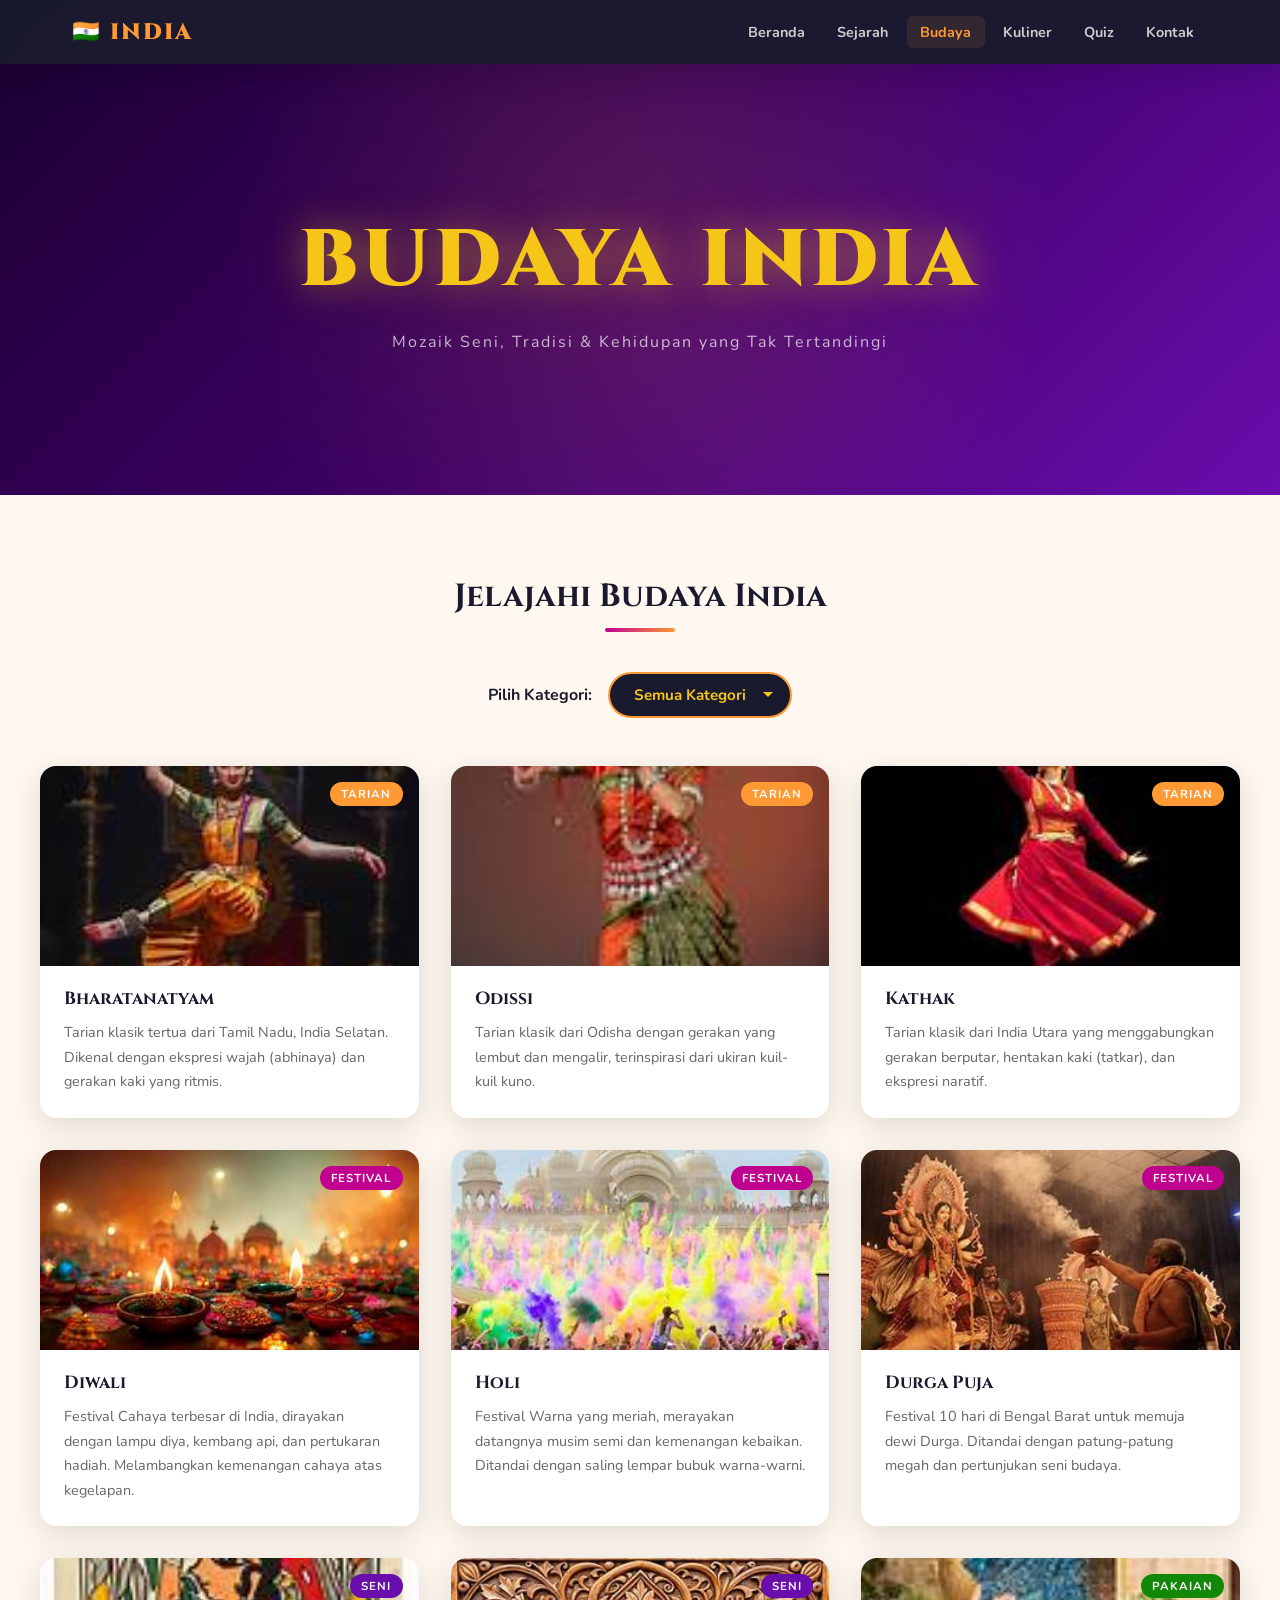
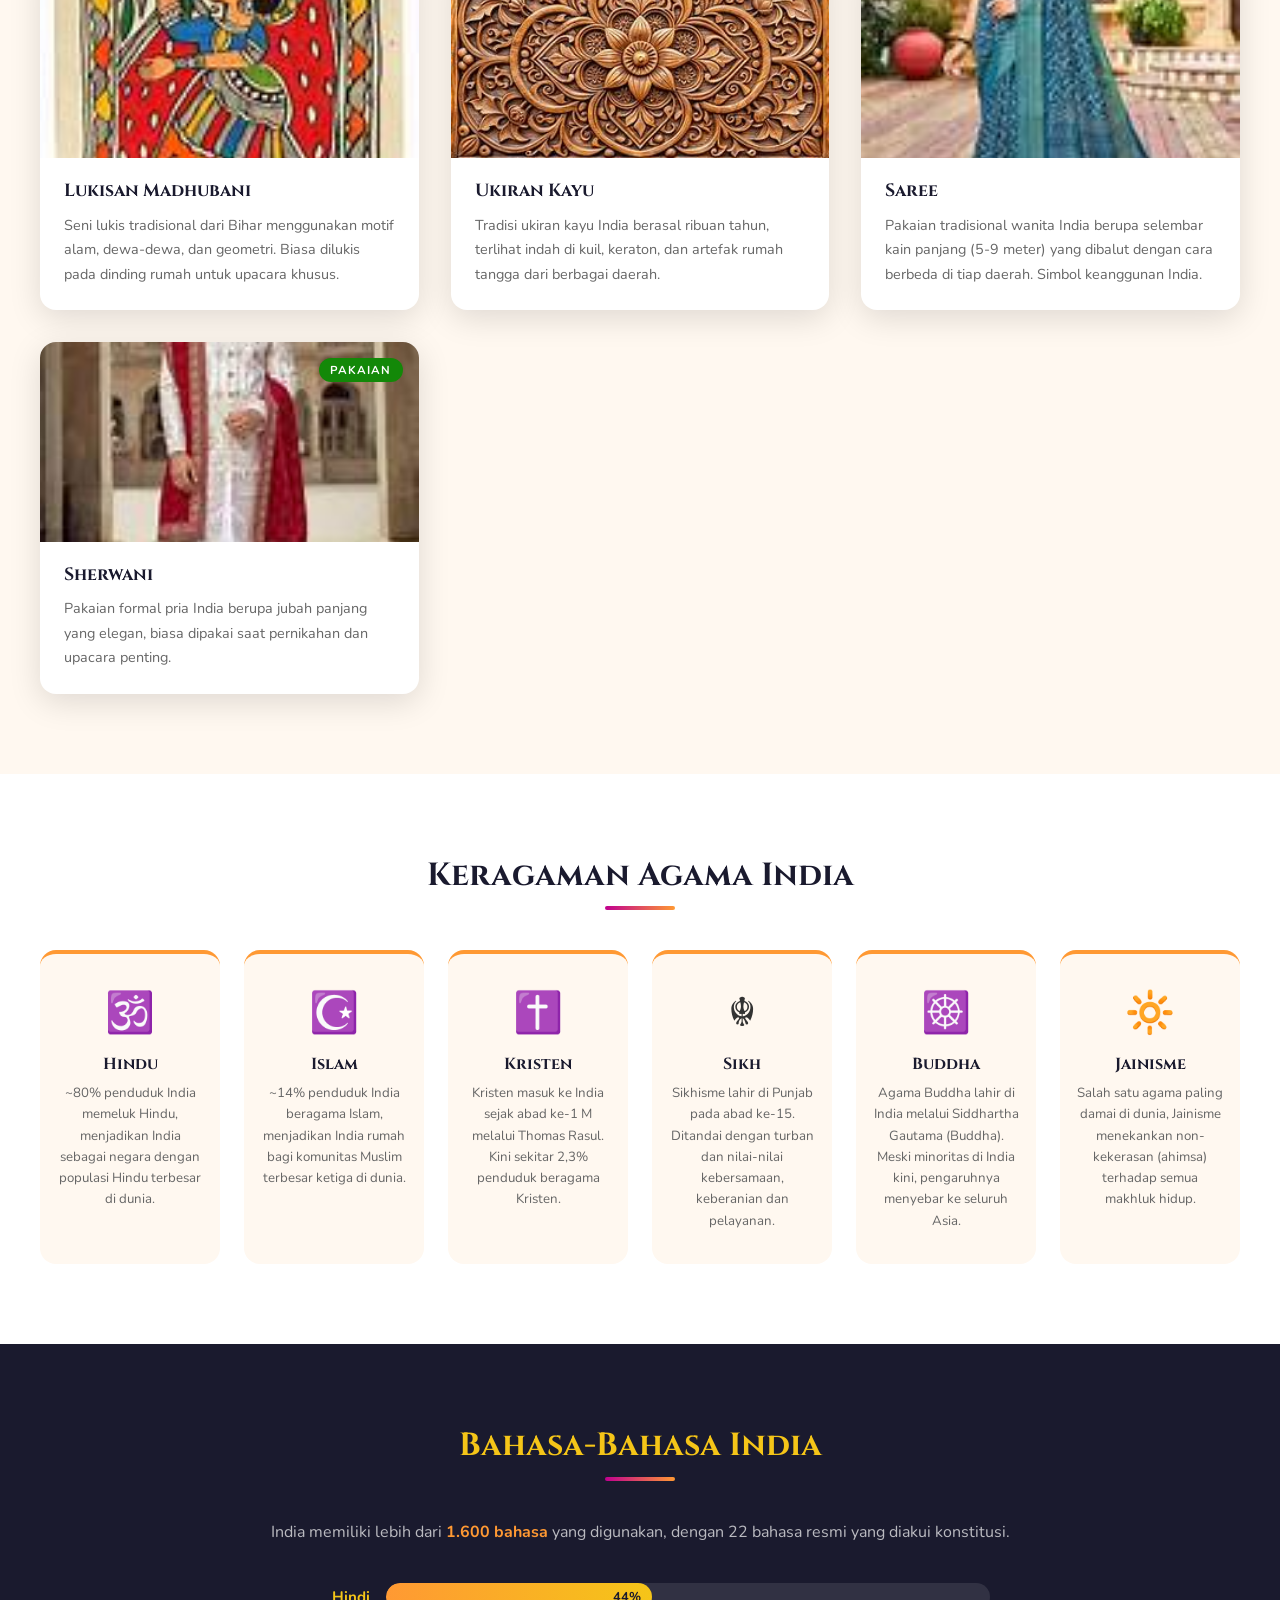
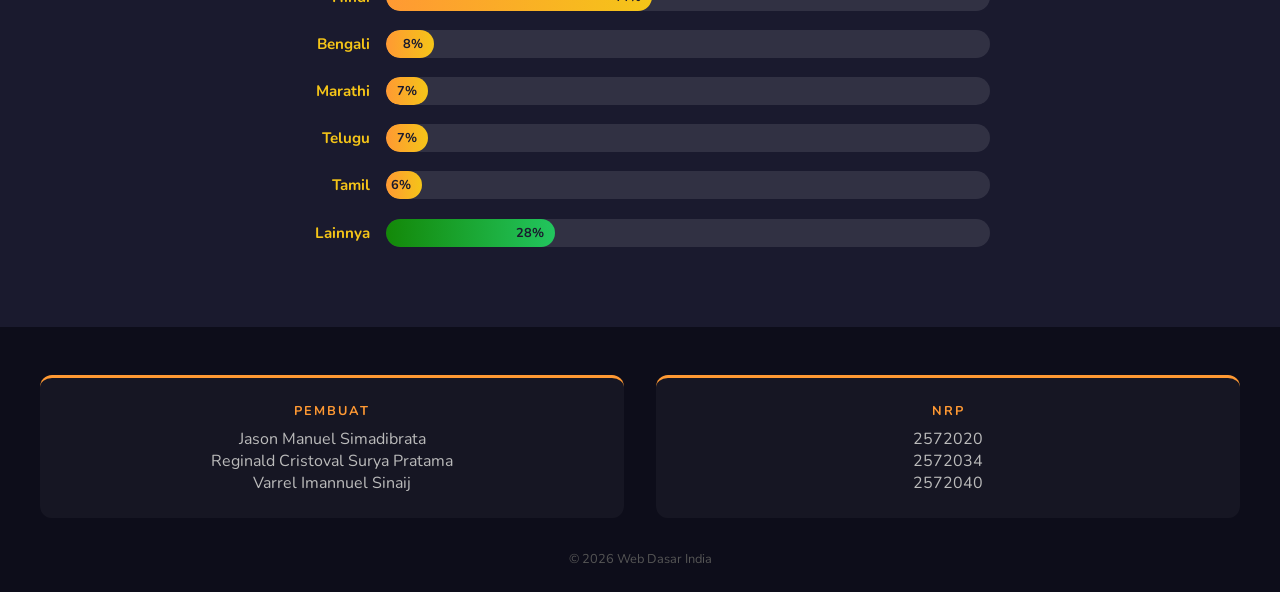
<file: india-website/budaya.html>
<!DOCTYPE html>
<html lang="en">
<head>
  <meta charset="UTF-8" />
  <meta name="viewport" content="width=device-width, initial-scale=1.0" />
  <title>Budaya India</title>
  <link rel="stylesheet" href="css/budaya.css" />
  <link href="https://fonts.googleapis.com/css2?family=Cinzel:wght@400;700;900&family=Nunito:wght@300;400;600;700&display=swap" rel="stylesheet" />
</head>
<body>

  <header class="site-header">
    <div class="header-inner">
      <a class="logo" href="index.html">🇮🇳 INDIA</a>
      <button class="hamburger" id="hamburger" aria-label="Menu">&#9776;</button>
      <nav class="nav" id="navMenu">
        <a href="index.html">Beranda</a>
        <a href="sejarah.html">Sejarah</a>
        <a href="budaya.html" class="active">Budaya</a>
        <a href="kuliner.html">Kuliner</a>
        <a href="quiz.html">Quiz</a>
        <a href="#footer">Kontak</a>
      </nav>
    </div>
  </header>

  <section class="page-hero">
    <div class="mandala-bg"></div>
    <div class="page-hero-content">
      <h1>BUDAYA INDIA</h1>
      <p>Mozaik Seni, Tradisi & Kehidupan yang Tak Tertandingi</p>
    </div>
  </section>

  <section class="filter-section">
    <div class="container">
      <h2 class="section-title">Jelajahi Budaya India</h2>
      <div class="filter-bar">
        <label for="kategori">Pilih Kategori:</label>
        <select id="kategori" onchange="filterBudaya(this.value)">
          <option value="all">Semua Kategori</option>
          <option value="tari">Tarian</option>
          <option value="festival">Festival</option>
          <option value="seni">Seni & Kerajinan</option>
          <option value="pakaian">Pakaian</option>
        </select>
      </div>

      <div class="budaya-grid" id="budayaGrid">

        <div class="budaya-card" data-cat="tari">
          <div class="card-img-wrap">
            <img src="img/bharatanatyam.jpeg" alt="Bharatanatyam" />
            <span class="card-tag">Tarian</span>
          </div>
          <div class="card-body">
            <h3>Bharatanatyam</h3>
            <p>Tarian klasik tertua dari Tamil Nadu, India Selatan. Dikenal dengan ekspresi wajah (abhinaya) dan gerakan kaki yang ritmis.</p>
          </div>
        </div>

        <div class="budaya-card" data-cat="tari">
          <div class="card-img-wrap">
            <img src="img/Odissi.jpeg" alt="Odissi" />
            <span class="card-tag">Tarian</span>
          </div>
          <div class="card-body">
            <h3>Odissi</h3>
            <p>Tarian klasik dari Odisha dengan gerakan yang lembut dan mengalir, terinspirasi dari ukiran kuil-kuil kuno.</p>
          </div>
        </div>

        <div class="budaya-card" data-cat="tari">
          <div class="card-img-wrap">
            <img src="img/kathak.jpeg" alt="Kathak" />
            <span class="card-tag">Tarian</span>
          </div>
          <div class="card-body">
            <h3>Kathak</h3>
            <p>Tarian klasik dari India Utara yang menggabungkan gerakan berputar, hentakan kaki (tatkar), dan ekspresi naratif.</p>
          </div>
        </div>

        <div class="budaya-card" data-cat="festival">
          <div class="card-img-wrap">
            <img src="img/diwali.jpeg" alt="Diwali" />
            <span class="card-tag festival-tag">Festival</span>
          </div>
          <div class="card-body">
            <h3>Diwali</h3>
            <p>Festival Cahaya terbesar di India, dirayakan dengan lampu diya, kembang api, dan pertukaran hadiah. Melambangkan kemenangan cahaya atas kegelapan.</p>
          </div>
        </div>

        <div class="budaya-card" data-cat="festival">
          <div class="card-img-wrap">
            <img src="img/holi.jpeg" alt="Holi" />
            <span class="card-tag festival-tag">Festival</span>
          </div>
          <div class="card-body">
            <h3>Holi</h3>
            <p>Festival Warna yang meriah, merayakan datangnya musim semi dan kemenangan kebaikan. Ditandai dengan saling lempar bubuk warna-warni.</p>
          </div>
        </div>

        <div class="budaya-card" data-cat="festival">
          <div class="card-img-wrap">
            <img src="img/durga puja.jpeg" alt="Durga Puja" />
            <span class="card-tag festival-tag">Festival</span>
          </div>
          <div class="card-body">
            <h3>Durga Puja</h3>
            <p>Festival 10 hari di Bengal Barat untuk memuja dewi Durga. Ditandai dengan patung-patung megah dan pertunjukan seni budaya.</p>
          </div>
        </div>

        <div class="budaya-card" data-cat="seni">
          <div class="card-img-wrap">
            <img src="img/madhubani.jpeg" alt="Madhubani" />
            <span class="card-tag seni-tag">Seni</span>
          </div>
          <div class="card-body">
            <h3>Lukisan Madhubani</h3>
            <p>Seni lukis tradisional dari Bihar menggunakan motif alam, dewa-dewa, dan geometri. Biasa dilukis pada dinding rumah untuk upacara khusus.</p>
          </div>
        </div>

        <div class="budaya-card" data-cat="seni">
          <div class="card-img-wrap">
            <img src="img/ukiran kayu.jpeg" alt="Kerajinan Kayu" />
            <span class="card-tag seni-tag">Seni</span>
          </div>
          <div class="card-body">
            <h3>Ukiran Kayu</h3>
            <p>Tradisi ukiran kayu India berasal ribuan tahun, terlihat indah di kuil, keraton, dan artefak rumah tangga dari berbagai daerah.</p>
          </div>
        </div>

        <div class="budaya-card" data-cat="pakaian">
          <div class="card-img-wrap">
            <img src="img/sharee.jpeg" alt="Saree" />
            <span class="card-tag pakaian-tag">Pakaian</span>
          </div>
          <div class="card-body">
            <h3>Saree</h3>
            <p>Pakaian tradisional wanita India berupa selembar kain panjang (5-9 meter) yang dibalut dengan cara berbeda di tiap daerah. Simbol keanggunan India.</p>
          </div>
        </div>

        <div class="budaya-card" data-cat="pakaian">
          <div class="card-img-wrap">
            <img src="img/sherwani.jpeg" alt="Sherwani" />
            <span class="card-tag pakaian-tag">Pakaian</span>
          </div>
          <div class="card-body">
            <h3>Sherwani</h3>
            <p>Pakaian formal pria India berupa jubah panjang yang elegan, biasa dipakai saat pernikahan dan upacara penting.</p>
          </div>
        </div>

      </div>
    </div>
  </section>

  <section class="agama-section">
    <div class="container">
      <h2 class="section-title">Keragaman Agama India</h2>
      <div class="agama-flex">
        <div class="agama-item">
          <div class="agama-icon">🕉️</div>
          <h4>Hindu</h4>
          <p>~80% penduduk India memeluk Hindu, menjadikan India sebagai negara dengan populasi Hindu terbesar di dunia.</p>
        </div>
        <div class="agama-item">
          <div class="agama-icon">☪️</div>
          <h4>Islam</h4>
          <p>~14% penduduk India beragama Islam, menjadikan India rumah bagi komunitas Muslim terbesar ketiga di dunia.</p>
        </div>
        <div class="agama-item">
          <div class="agama-icon">✝️</div>
          <h4>Kristen</h4>
          <p>Kristen masuk ke India sejak abad ke-1 M melalui Thomas Rasul. Kini sekitar 2,3% penduduk beragama Kristen.</p>
        </div>
        <div class="agama-item">
          <div class="agama-icon">☬</div>
          <h4>Sikh</h4>
          <p>Sikhisme lahir di Punjab pada abad ke-15. Ditandai dengan turban dan nilai-nilai kebersamaan, keberanian dan pelayanan.</p>
        </div>
        <div class="agama-item">
          <div class="agama-icon">☸️</div>
          <h4>Buddha</h4>
          <p>Agama Buddha lahir di India melalui Siddhartha Gautama (Buddha). Meski minoritas di India kini, pengaruhnya menyebar ke seluruh Asia.</p>
        </div>
        <div class="agama-item">
          <div class="agama-icon">🔆</div>
          <h4>Jainisme</h4>
          <p>Salah satu agama paling damai di dunia, Jainisme menekankan non-kekerasan (ahimsa) terhadap semua makhluk hidup.</p>
        </div>
      </div>
    </div>
  </section>

  <section class="bahasa-section">
    <div class="container">
      <h2 class="section-title">Bahasa-Bahasa India</h2>
      <p class="bahasa-intro">India memiliki lebih dari <strong>1.600 bahasa</strong> yang digunakan, dengan 22 bahasa resmi yang diakui konstitusi.</p>
      <div class="bahasa-list">
        <div class="bahasa-item">
          <span class="bahasa-name">Hindi</span>
          <div class="bahasa-bar-wrap"><div class="bahasa-bar" style="width:44%">44%</div></div>
        </div>
        <div class="bahasa-item">
          <span class="bahasa-name">Bengali</span>
          <div class="bahasa-bar-wrap"><div class="bahasa-bar" style="width:8%">8%</div></div>
        </div>
        <div class="bahasa-item">
          <span class="bahasa-name">Marathi</span>
          <div class="bahasa-bar-wrap"><div class="bahasa-bar" style="width:7%">7%</div></div>
        </div>
        <div class="bahasa-item">
          <span class="bahasa-name">Telugu</span>
          <div class="bahasa-bar-wrap"><div class="bahasa-bar" style="width:7%">7%</div></div>
        </div>
        <div class="bahasa-item">
          <span class="bahasa-name">Tamil</span>
          <div class="bahasa-bar-wrap"><div class="bahasa-bar" style="width:6%">6%</div></div>
        </div>
        <div class="bahasa-item">
          <span class="bahasa-name">Lainnya</span>
          <div class="bahasa-bar-wrap"><div class="bahasa-bar other-bar" style="width:28%">28%</div></div>
        </div>
      </div>
    </div>
  </section>

  <footer class="site-footer" id="footer">
    <div class="footer-inner">
      <div class="footer-col">
        <h4>Pembuat</h4>
        <p>Jason Manuel Simadibrata <br> Reginald Cristoval Surya Pratama <br> Varrel Imannuel Sinaij
        </p>
      </div>
      <div class="footer-col">
        <h4>NRP</h4>
        <p>2572020 <br> 2572034 <br> 2572040</p>
      </div>
    </div>
    <p class="footer-copy">&copy; 2026 Web Dasar India</p>
  </footer>

  <script>
    document.getElementById('hamburger').addEventListener('click', () => {
      document.getElementById('navMenu').classList.toggle('open');
    });

    function filterBudaya(val) {
      const cards = document.querySelectorAll('.budaya-card');
      let count = 0;
      cards.forEach(card => {
        if (val === 'all' || card.dataset.cat === val) {
          card.style.display = 'flex';
          card.style.animation = 'fadeCard 0.4s ease forwards';
          count++;
        } else {
          card.style.display = 'none';
        }
      });
    }

    const agamaObs = new IntersectionObserver((entries) => {
      entries.forEach((e, i) => {
        if (e.isIntersecting) {
          setTimeout(() => e.target.classList.add('visible'), i * 100);
        }
      });
    }, { threshold: 0.1 });
    document.querySelectorAll('.agama-item').forEach(el => agamaObs.observe(el));

    const cardObs = new IntersectionObserver((entries) => {
      entries.forEach(e => {
        if (e.isIntersecting) e.target.classList.add('visible');
      });
    }, { threshold: 0.1 });
    document.querySelectorAll('.budaya-card').forEach(el => cardObs.observe(el));
  </script>
</body>
</html>
</file>
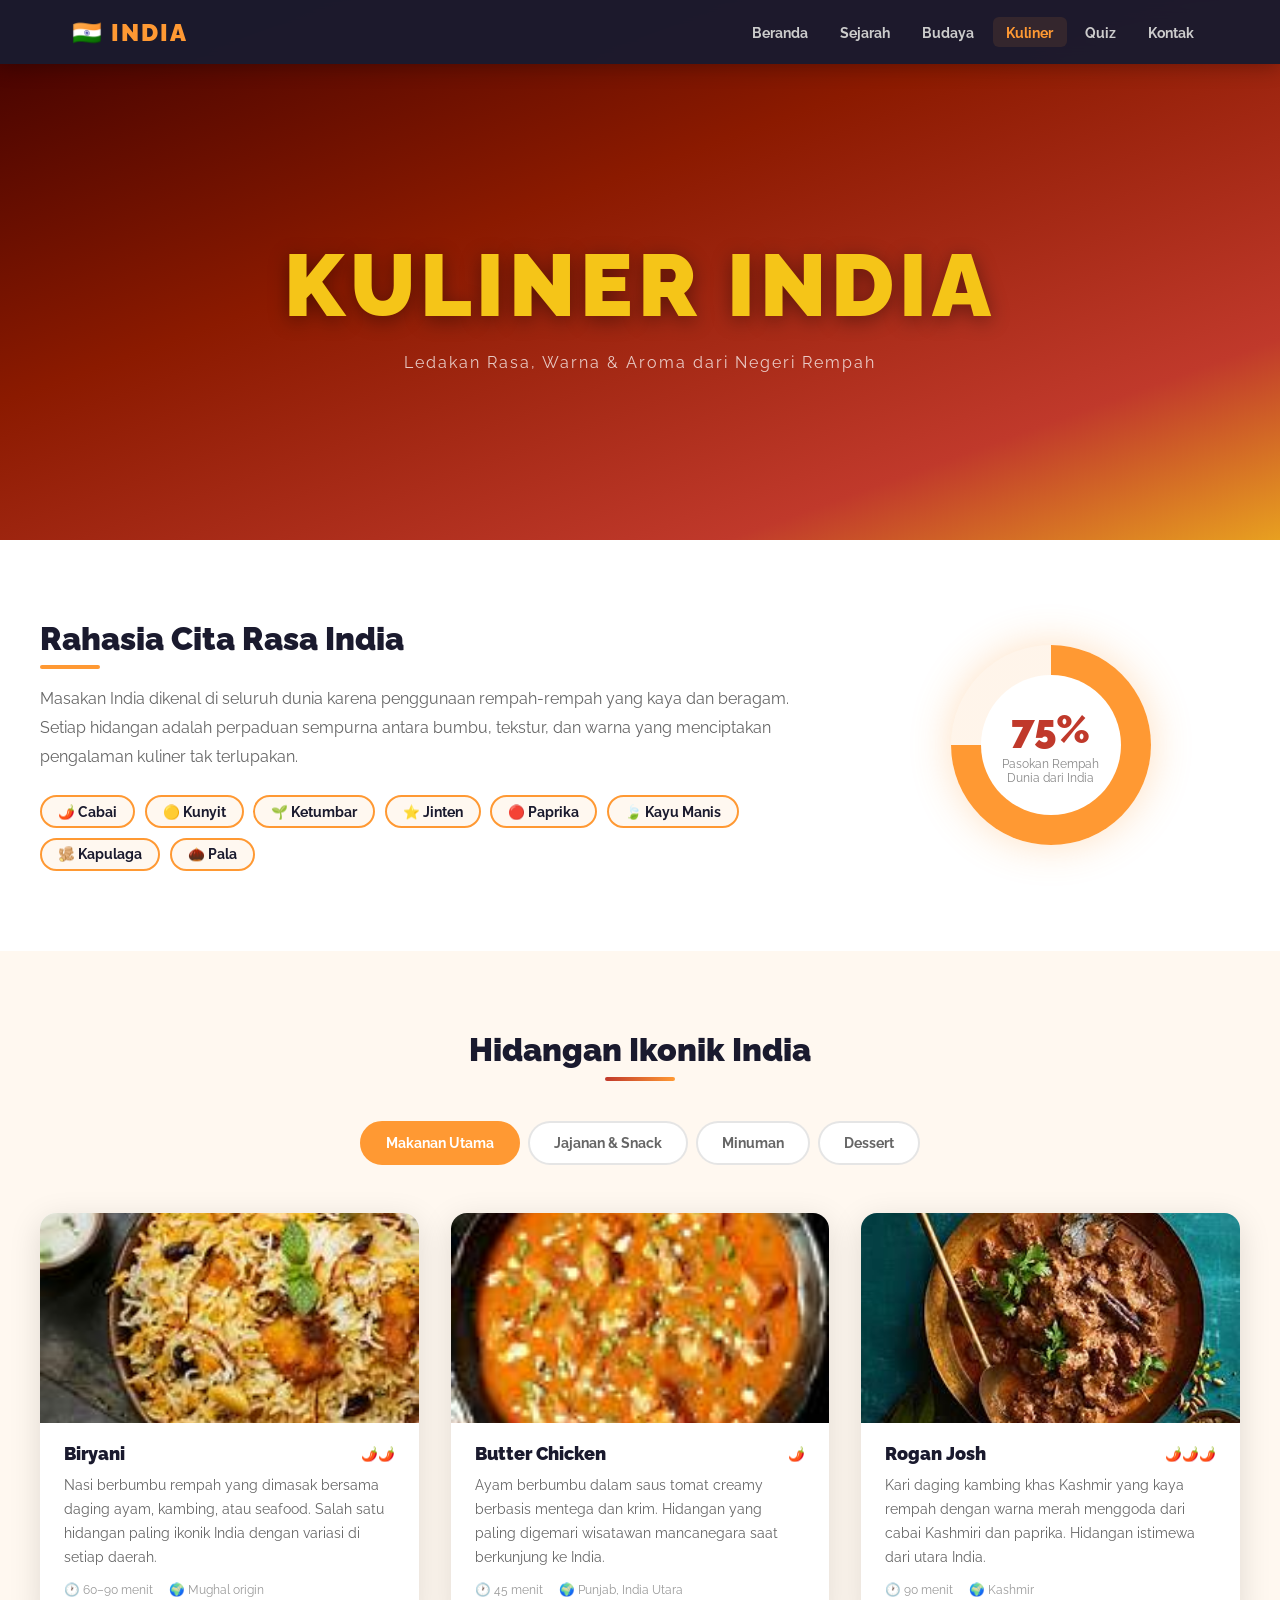
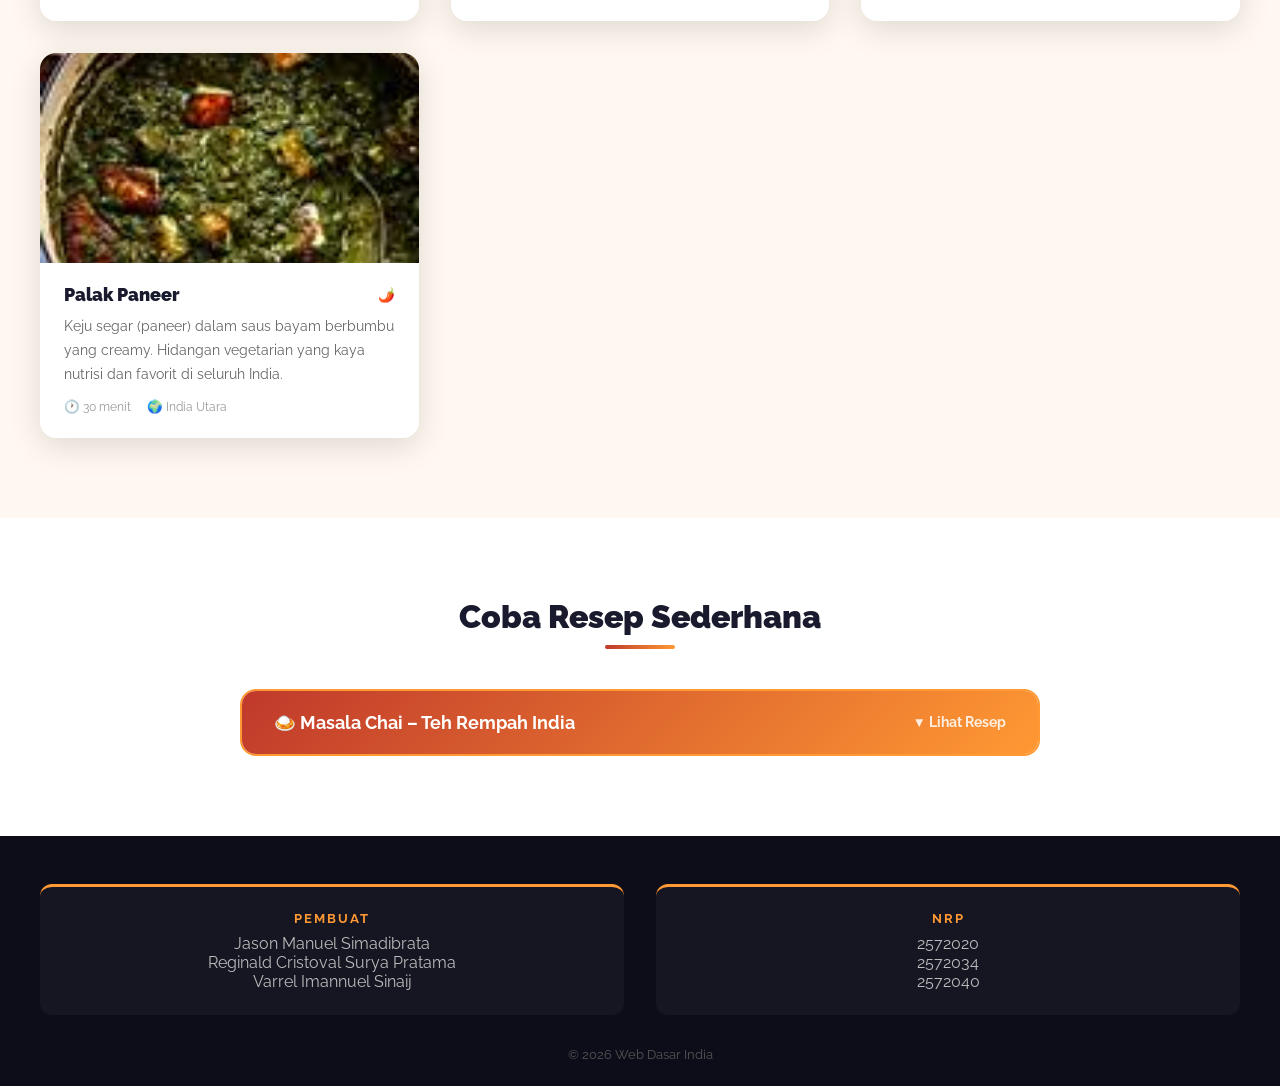
<file: india-website/kuliner.html>
<!DOCTYPE html>
<html lang="en">
<head>
  <meta charset="UTF-8" />
  <meta name="viewport" content="width=device-width, initial-scale=1.0" />
  <title>Kuliner India</title>
  <link rel="stylesheet" href="css/kuliner.css" />
  <link href="https://fonts.googleapis.com/css2?family=Raleway:wght@300;400;700;900&family=Merriweather:ital,wght@0,400;1,300&display=swap" rel="stylesheet" />
</head>
<body>

  <header class="site-header">
    <div class="header-inner">
      <a class="logo" href="index.html">🇮🇳 INDIA</a>
      <button class="hamburger" id="hamburger" aria-label="Menu">&#9776;</button>
      <nav class="nav" id="navMenu">
        <a href="index.html">Beranda</a>
        <a href="sejarah.html">Sejarah</a>
        <a href="budaya.html">Budaya</a>
        <a href="kuliner.html" class="active">Kuliner</a>
        <a href="quiz.html">Quiz</a>
        <a href="#footer">Kontak</a>
      </nav>
    </div>
  </header>

  <section class="page-hero">
    <div class="spice-particles" id="spiceParticles"></div>
    <div class="page-hero-content">
      <h1>KULINER INDIA</h1>
      <p>Ledakan Rasa, Warna & Aroma dari Negeri Rempah</p>
    </div>
  </section>

  <section class="spice-intro">
    <div class="container">
      <div class="spice-grid">
        <div class="spice-text">
          <h2>Rahasia Cita Rasa India</h2>
          <p>Masakan India dikenal di seluruh dunia karena penggunaan rempah-rempah yang kaya dan beragam. Setiap hidangan adalah perpaduan sempurna antara bumbu, tekstur, dan warna yang menciptakan pengalaman kuliner tak terlupakan.</p>
          <div class="spice-tags">
            <span>🌶️ Cabai</span>
            <span>🟡 Kunyit</span>
            <span>🌱 Ketumbar</span>
            <span>⭐ Jinten</span>
            <span>🔴 Paprika</span>
            <span>🍃 Kayu Manis</span>
            <span>🫚 Kapulaga</span>
            <span>🌰 Pala</span>
          </div>
        </div>
        <div class="spice-stat">
          <div class="stat-ring">
            <span class="stat-num">75%</span>
            <span class="stat-label">Pasokan Rempah Dunia dari India</span>
          </div>
        </div>
      </div>
    </div>
  </section>

  <section class="menu-section">
    <div class="container">
      <h2 class="section-title">Hidangan Ikonik India</h2>
      <div class="menu-tabs">
        <button class="tab-btn active" onclick="showTab('utama', this)">Makanan Utama</button>
        <button class="tab-btn" onclick="showTab('jajanan', this)">Jajanan & Snack</button>
        <button class="tab-btn" onclick="showTab('minuman', this)">Minuman</button>
        <button class="tab-btn" onclick="showTab('dessert', this)">Dessert</button>
      </div>

      <div class="tab-content active" id="tab-utama">
        <div class="food-grid">
          <div class="food-card">
            <img src="img/biryani.jpeg" alt="Biryani" />
            <div class="food-info">
              <div class="food-header">
                <h3>Biryani</h3>
                <span class="spice-level">🌶️🌶️</span>
              </div>
              <p>Nasi berbumbu rempah yang dimasak bersama daging ayam, kambing, atau seafood. Salah satu hidangan paling ikonik India dengan variasi di setiap daerah.</p>
              <div class="food-meta">
                <span>🕐 60–90 menit</span>
                <span>🌍 Mughal origin</span>
              </div>
            </div>
          </div>

          <div class="food-card">
            <img src="img/butter chicken.jpeg" alt="Butter Chicken" />
            <div class="food-info">
              <div class="food-header">
                <h3>Butter Chicken</h3>
                <span class="spice-level">🌶️</span>
              </div>
              <p>Ayam berbumbu dalam saus tomat creamy berbasis mentega dan krim. Hidangan yang paling digemari wisatawan mancanegara saat berkunjung ke India.</p>
              <div class="food-meta">
                <span>🕐 45 menit</span>
                <span>🌍 Punjab, India Utara</span>
              </div>
            </div>
          </div>

          <div class="food-card">
            <img src="img/rogan josh.jpeg" alt="Rogan Josh" />
            <div class="food-info">
              <div class="food-header">
                <h3>Rogan Josh</h3>
                <span class="spice-level">🌶️🌶️🌶️</span>
              </div>
              <p>Kari daging kambing khas Kashmir yang kaya rempah dengan warna merah menggoda dari cabai Kashmiri dan paprika. Hidangan istimewa dari utara India.</p>
              <div class="food-meta">
                <span>🕐 90 menit</span>
                <span>🌍 Kashmir</span>
              </div>
            </div>
          </div>

          <div class="food-card">
            <img src="img/palak paneer.jpeg" alt="Palak Paneer" />
            <div class="food-info">
              <div class="food-header">
                <h3>Palak Paneer</h3>
                <span class="spice-level">🌶️</span>
              </div>
              <p>Keju segar (paneer) dalam saus bayam berbumbu yang creamy. Hidangan vegetarian yang kaya nutrisi dan favorit di seluruh India.</p>
              <div class="food-meta">
                <span>🕐 30 menit</span>
                <span>🌍 India Utara</span>
              </div>
            </div>
          </div>
        </div>
      </div>

      <div class="tab-content" id="tab-jajanan">
        <div class="food-grid">
          <div class="food-card">
            <img src="img/samosa.jpeg" alt="Samosa" />
            <div class="food-info">
              <div class="food-header"><h3>Samosa</h3><span class="spice-level">🌶️</span></div>
              <p>Pastri goreng segitiga berisi kentang berbumbu, kacang polong, dan kadang daging. Jajanan paling populer di India, tersedia di setiap sudut kota.</p>
              <div class="food-meta"><span>🕐 45 menit</span><span>🌍 India Utara</span></div>
            </div>
          </div>
          <div class="food-card">
            <img src="img/pani puri.jpeg" alt="Pani Puri" />
            <div class="food-info">
              <div class="food-header"><h3>Pani Puri</h3><span class="spice-level">🌶️🌶️</span></div>
              <p>Kulit tipis renyah diisi dengan campuran kentang, kacang, dan air asam pedas beraroma mint. Jajanan jalanan yang menggugah selera!</p>
              <div class="food-meta"><span>🕐 30 menit</span><span>🌍 Seluruh India</span></div>
            </div>
          </div>
          <div class="food-card">
            <img src="img/vada pav.jpeg" alt="Vada Pav" />
            <div class="food-info">
              <div class="food-header"><h3>Vada Pav</h3><span class="spice-level">🌶️🌶️</span></div>
              <p>Disebut "burger India", berupa roti pav berisi bola kentang berbumbu yang digoreng. Makanan jalanan ikonik dari kota Mumbai.</p>
              <div class="food-meta"><span>🕐 30 menit</span><span>🌍 Mumbai, Maharashtra</span></div>
            </div>
          </div>
        </div>
      </div>

      <div class="tab-content" id="tab-minuman">
        <div class="food-grid">
          <div class="food-card">
            <img src="img/masala chai.jpeg" alt="Masala Chai" />
            <div class="food-info">
              <div class="food-header"><h3>Masala Chai</h3><span class="spice-level">☕</span></div>
              <p>Teh susu berbumbu dengan jahe, kapulaga, kayu manis, dan cengkeh. Minuman nasional India yang menghangatkan, diminum di setiap waktu sepanjang hari.</p>
              <div class="food-meta"><span>🕐 10 menit</span><span>🌍 Seluruh India</span></div>
            </div>
          </div>
          <div class="food-card">
            <img src="img/mango lassi.jpeg" alt="Mango Lassi" />
            <div class="food-info">
              <div class="food-header"><h3>Mango Lassi</h3><span class="spice-level">🥭</span></div>
              <p>Minuman yogurt berbasis mangga yang menyegarkan. Paduan sempurna antara segar, manis, dan sedikit asam. Pelengkap sempurna hidangan pedas India.</p>
              <div class="food-meta"><span>🕐 5 menit</span><span>🌍 Punjab</span></div>
            </div>
          </div>
        </div>
      </div>

      <div class="tab-content" id="tab-dessert">
        <div class="food-grid">
          <div class="food-card">
            <img src="img/gulab jamun.jpeg" alt="Gulab Jamun" />
            <div class="food-info">
              <div class="food-header"><h3>Gulab Jamun</h3><span class="spice-level">🍯</span></div>
              <p>Bola susu kental yang digoreng lalu direndam dalam sirup gula beraroma mawar dan kapulaga. Dessert paling populer di anak benua India.</p>
              <div class="food-meta"><span>🕐 40 menit</span><span>🌍 Seluruh India</span></div>
            </div>
          </div>
          <div class="food-card">
            <img src="img/jalebi.jpeg" alt="Jalebi" />
            <div class="food-info">
              <div class="food-header"><h3>Jalebi</h3><span class="spice-level">🍯</span></div>
              <p>Adonan spiral renyah yang digoreng dan dicelup dalam sirup gula. Berwarna oranye cerah dan sangat manis, biasa dimakan saat festival.</p>
              <div class="food-meta"><span>🕐 30 menit</span><span>🌍 India & Asia Selatan</span></div>
            </div>
          </div>
          <div class="food-card">
            <img src="img/rasgulla.jpeg" alt="Rasgulla" />
            <div class="food-info">
              <div class="food-header"><h3>Rasgulla</h3><span class="spice-level">🍯</span></div>
              <p>Bola keju cottage lembut yang dimasak dalam sirup gula ringan. Dessert khas Bengal Barat, terkenal dengan tekstur spons yang kenyal dan lembut.</p>
              <div class="food-meta"><span>🕐 45 menit</span><span>🌍 Bengal Barat</span></div>
            </div>
          </div>
        </div>
      </div>
    </div>
  </section>

  <section class="resep-section">
    <div class="container">
      <h2 class="section-title">Coba Resep Sederhana</h2>
      <div class="resep-box">
        <div class="resep-header" onclick="toggleResep()">
          <h3>🍛 Masala Chai – Teh Rempah India</h3>
          <span class="resep-toggle" id="resepToggle">▼ Lihat Resep</span>
        </div>
        <div class="resep-body" id="resepBody">
          <div class="resep-inner">
            <div class="resep-col">
              <h4>Bahan-bahan (2 porsi):</h4>
              <ul>
                <li>400 ml air</li>
                <li>200 ml susu segar</li>
                <li>2 kantong teh hitam (atau 2 sdt daun teh)</li>
                <li>2 cm jahe, dimemarkan</li>
                <li>3 butir kapulaga, dimemarkan</li>
                <li>1 batang kayu manis</li>
                <li>2 cengkeh</li>
                <li>Gula secukupnya</li>
              </ul>
            </div>
            <div class="resep-col">
              <h4>Cara Membuat:</h4>
              <ol>
                <li>Didihkan air bersama semua rempah selama 5 menit.</li>
                <li>Masukkan teh dan masak 3 menit lagi.</li>
                <li>Tambahkan susu dan gula, aduk rata.</li>
                <li>Masak hingga mendidih kecil sambil terus diaduk.</li>
                <li>Saring dan tuang ke cangkir. Sajikan panas!</li>
              </ol>
            </div>
          </div>
        </div>
      </div>
    </div>
  </section>

  <footer class="site-footer" id="footer">
    <div class="footer-inner">
      <div class="footer-col">
        <h4>Pembuat</h4>
        <p>Jason Manuel Simadibrata <br> Reginald Cristoval Surya Pratama <br> Varrel Imannuel Sinaij
        </p>
      </div>
      <div class="footer-col">
        <h4>NRP</h4>
        <p>2572020 <br> 2572034 <br> 2572040</p>
      </div>
    </div>
    <p class="footer-copy">&copy; 2026 Web Dasar India</p>
  </footer>


  <script>
    document.getElementById('hamburger').addEventListener('click', () => {
      document.getElementById('navMenu').classList.toggle('open');
    });

    function showTab(tabId, btn) {
      document.querySelectorAll('.tab-content').forEach(t => t.classList.remove('active'));
      document.querySelectorAll('.tab-btn').forEach(b => b.classList.remove('active'));
      document.getElementById('tab-' + tabId).classList.add('active');
      btn.classList.add('active');
    }

    function toggleResep() {
      const body = document.getElementById('resepBody');
      const toggle = document.getElementById('resepToggle');
      const isOpen = body.classList.contains('open');
      if (isOpen) {
        body.classList.remove('open');
        toggle.textContent = '▼ Lihat Resep';
      } else {
        body.classList.add('open');
        toggle.textContent = '▲ Tutup Resep';
      }
    }

    const cardObs = new IntersectionObserver(entries => {
      entries.forEach(e => { if (e.isIntersecting) e.target.classList.add('visible'); });
    }, { threshold: 0.1 });
    document.querySelectorAll('.food-card').forEach(el => cardObs.observe(el));


  </script>
</body>
</html>
</file>
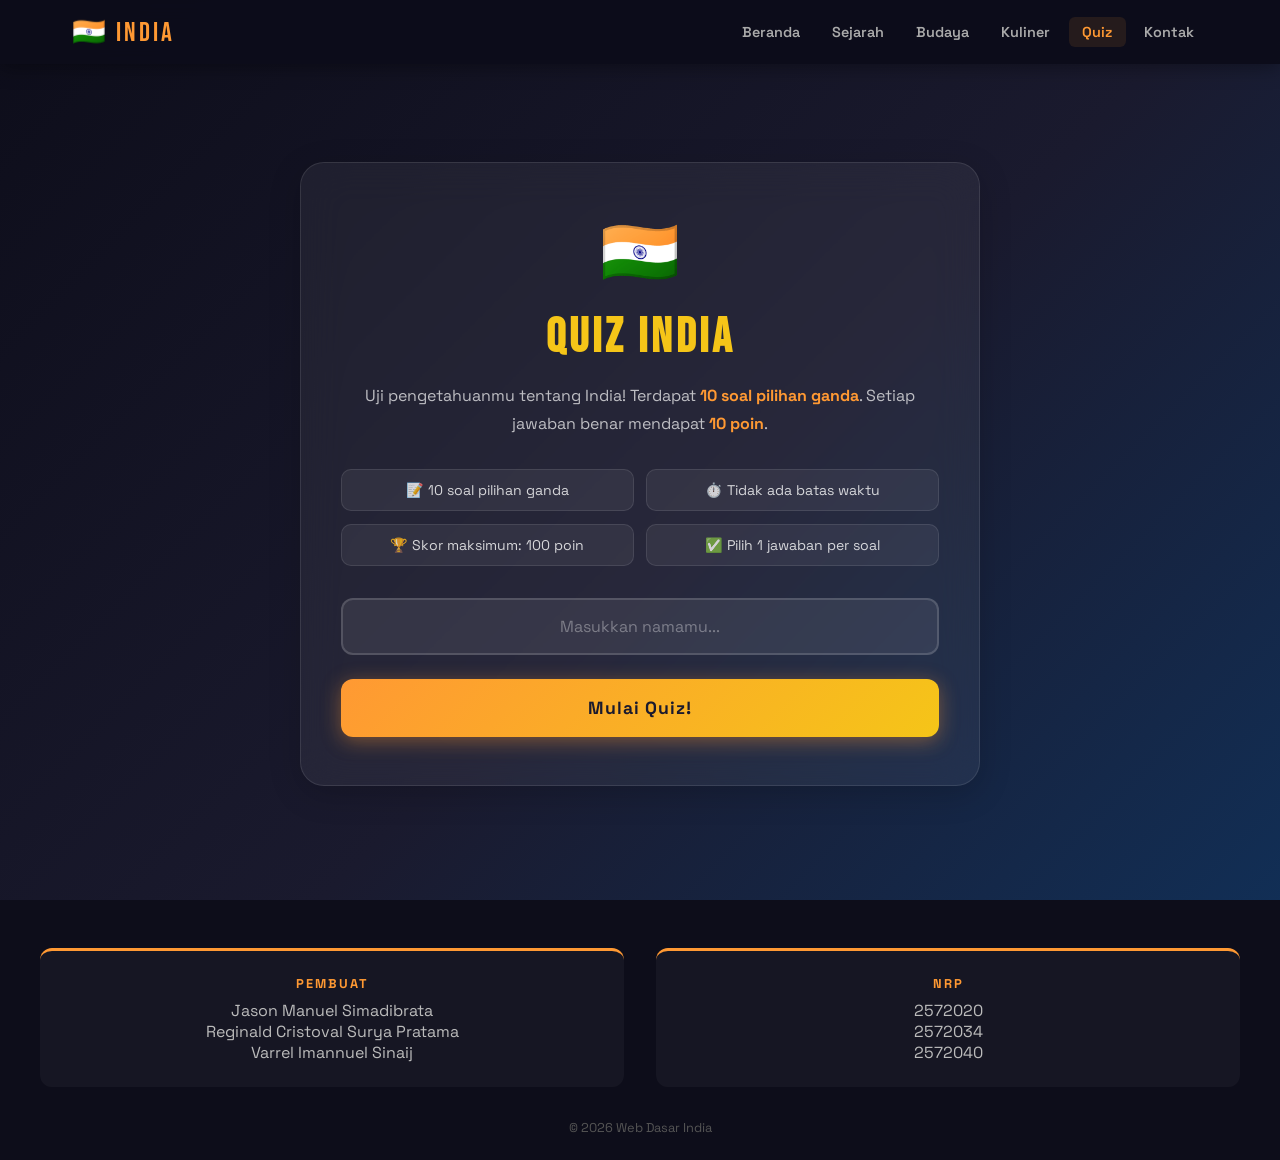
<file: india-website/quiz.html>
<!DOCTYPE html>
<html lang="en">
<head>
  <meta charset="UTF-8" />
  <meta name="viewport" content="width=device-width, initial-scale=1.0" />
  <title>Quiz India</title>
  <link rel="stylesheet" href="css/quiz.css" />
  <link href="https://fonts.googleapis.com/css2?family=Space+Grotesk:wght@300;400;500;600;700&family=Bebas+Neue&display=swap" rel="stylesheet" />
</head>
<body>

  <header class="site-header">
    <div class="header-inner">
      <a class="logo" href="index.html">🇮🇳 INDIA</a>
      <button class="hamburger" id="hamburger" aria-label="Menu">&#9776;</button>
      <nav class="nav" id="navMenu">
        <a href="index.html">Beranda</a>
        <a href="sejarah.html">Sejarah</a>
        <a href="budaya.html">Budaya</a>
        <a href="kuliner.html">Kuliner</a>
        <a href="quiz.html" class="active">Quiz</a>
        <a href="#footer">Kontak</a>
      </nav>
    </div>
  </header>

  <main class="quiz-main">

    <div class="screen" id="screenStart">
      <div class="start-card">
        <div class="start-emoji">🇮🇳</div>
        <h1>Quiz India</h1>
        <p>Uji pengetahuanmu tentang India! Terdapat <strong>10 soal pilihan ganda</strong>. Setiap jawaban benar mendapat <strong>10 poin</strong>.</p>
        <div class="rules-list">
          <div class="rule-item">📝 10 soal pilihan ganda</div>
          <div class="rule-item">⏱️ Tidak ada batas waktu</div>
          <div class="rule-item">🏆 Skor maksimum: 100 poin</div>
          <div class="rule-item">✅ Pilih 1 jawaban per soal</div>
        </div>
        <input type="text" id="playerName" placeholder="Masukkan namamu..." maxlength="30" />
        <button class="btn-start" onclick="startQuiz()">Mulai Quiz!</button>
      </div>
    </div>

    <div class="screen hidden" id="screenQuiz">
      <div class="quiz-container">
        <div class="quiz-header">
          <div class="progress-info">
            <span id="qCounter">Soal 1 / 10</span>
            <span id="scoreDisplay">Skor: 0</span>
          </div>
          <div class="progress-bar-wrap">
            <div class="progress-bar" id="progressBar"></div>
          </div>
        </div>

        <div class="question-box" id="questionBox">
          <div class="question-num" id="questionNum">01</div>
          <h2 class="question-text" id="questionText"></h2>
        </div>

        <div class="options-grid" id="optionsGrid"></div>

        <div class="quiz-footer-bar">
          <div class="feedback-msg" id="feedbackMsg"></div>
          <button class="btn-next hidden" id="btnNext" onclick="nextQuestion()">Soal Berikutnya →</button>
        </div>
      </div>
    </div>

    <div class="screen hidden" id="screenResult">
      <div class="result-card">
        <div class="result-emoji" id="resultEmoji">🏆</div>
        <h1 id="resultTitle">Luar Biasa!</h1>
        <p id="resultName" class="result-name"></p>
        <div class="score-circle">
          <svg viewBox="0 0 120 120">
            <circle cx="60" cy="60" r="50" class="score-bg"/>
            <circle cx="60" cy="60" r="50" class="score-fg" id="scoreFg"/>
          </svg>
          <div class="score-inner">
            <span id="finalScore">0</span>
            <span class="score-max">/100</span>
          </div>
        </div>
        <p class="result-feedback" id="resultFeedback"></p>

        <div class="result-breakdown" id="resultBreakdown"></div>

        <div class="result-btns">
          <button class="btn-retry" onclick="retryQuiz()">🔄 Coba Lagi</button>
          <a class="btn-home" href="index.html">🏠 Beranda</a>
        </div>
      </div>
    </div>

  </main>

  <footer class="site-footer" id="footer">
    <div class="footer-inner">
      <div class="footer-col">
        <h4>Pembuat</h4>
        <p>Jason Manuel Simadibrata <br> Reginald Cristoval Surya Pratama <br> Varrel Imannuel Sinaij
        </p>
      </div>
      <div class="footer-col">
        <h4>NRP</h4>
        <p>2572020 <br> 2572034 <br> 2572040</p>
      </div>
    </div>
    <p class="footer-copy">&copy; 2026 Web Dasar India</p>
  </footer>

  <script>

    const questions = [
      {
        q: "Apa ibu kota India?",
        options: ["Mumbai", "Kolkata", "New Delhi", "Chennai"],
        answer: 2,
        explanation: "New Delhi adalah ibu kota India sejak tahun 1947."
      },
      {
        q: "Siapakah tokoh yang dikenal sebagai 'Bapak Bangsa India'?",
        options: ["Jawaharlal Nehru", "Mahatma Gandhi", "Subhas Chandra Bose", "Bhagat Singh"],
        answer: 1,
        explanation: "Mahatma Gandhi dikenal sebagai Bapak Bangsa India karena perjuangannya meraih kemerdekaan melalui non-kekerasan."
      },
      {
        q: "India meraih kemerdekaan dari Britania Raya pada tanggal berapa?",
        options: ["15 Agustus 1945", "26 Januari 1950", "15 Agustus 1947", "1 Januari 1948"],
        answer: 2,
        explanation: "India merdeka pada 15 Agustus 1947. Tanggal 26 Januari 1950 adalah Hari Republik India."
      },
      {
        q: "Siapa yang membangun Taj Mahal?",
        options: ["Akbar", "Babur", "Aurangzeb", "Shah Jahan"],
        answer: 3,
        explanation: "Taj Mahal dibangun oleh Shah Jahan untuk mengenang istrinya, Mumtaz Mahal, antara tahun 1632–1653."
      },
      {
        q: "Sungai terpanjang dan paling sakral di India adalah?",
        options: ["Sungai Yamuna", "Sungai Gangga", "Sungai Brahmaputra", "Sungai Indus"],
        answer: 1,
        explanation: "Sungai Gangga (Ganga) adalah sungai terpanjang dan paling sakral di India, mengalir sejauh 2.525 km."
      },
      {
        q: "Agama apa yang dianut oleh mayoritas penduduk India?",
        options: ["Islam", "Budha", "Hindu", "Sikhisme"],
        answer: 2,
        explanation: "Sekitar 80% penduduk India beragama Hindu, menjadikan India negara dengan populasi Hindu terbesar di dunia."
      },
      {
        q: "Nama mata uang resmi India adalah?",
        options: ["Pound India", "Dollar India", "Rupee India", "Peso India"],
        answer: 2,
        explanation: "Mata uang resmi India adalah Rupee India (₹ atau INR), dikeluarkan oleh Reserve Bank of India."
      },
      {
        q: "Konsep matematika apa yang pertama kali dikembangkan oleh ilmuwan India?",
        options: ["Bilangan Prima", "Konsep Nol (0)", "Kalkulus", "Logaritma"],
        answer: 1,
        explanation: "Aryabhata, matematikawan India abad ke-5, mengembangkan konsep angka nol (0) yang kemudian menyebar ke seluruh dunia."
      },
      {
        q: "Festival 'Holi' di India merayakan apa?",
        options: ["Tahun Baru India", "Datangnya musim semi dan kemenangan kebaikan", "Hari kemerdekaan India", "Festival panen raya"],
        answer: 1,
        explanation: "Holi adalah Festival Warna yang merayakan datangnya musim semi dan kemenangan kebaikan atas kejahatan."
      },
      {
        q: "Di negara bagian mana Taj Mahal berada?",
        options: ["Rajasthan", "Delhi", "Uttar Pradesh", "Maharashtra"],
        answer: 2,
        explanation: "Taj Mahal terletak di Kota Agra, Negara Bagian Uttar Pradesh, India."
      }
    ];

    let currentQ = 0;
    let score = 0;
    let answers = [];
    let answered = false;
    let playerName = '';

    function startQuiz() {
      const nameInput = document.getElementById('playerName').value.trim();
      if (!nameInput) {
        const inp = document.getElementById('playerName');
        inp.style.borderColor = '#ff6b6b';
        inp.placeholder = 'Nama tidak boleh kosong!';
        return;
      }
      playerName = nameInput;
      currentQ = 0;
      score = 0;
      answers = [];
      answered = false;
      showScreen('screenQuiz');
      loadQuestion();
    }

    function loadQuestion() {
      answered = false;
      const q = questions[currentQ];
      document.getElementById('qCounter').textContent = `Soal ${currentQ + 1} / ${questions.length}`;
      document.getElementById('scoreDisplay').textContent = `Skor: ${score}`;
      document.getElementById('questionNum').textContent = String(currentQ + 1).padStart(2, '0');
      document.getElementById('questionText').textContent = q.q;

      const prog = ((currentQ) / questions.length) * 100;
      document.getElementById('progressBar').style.width = prog + '%';

      const grid = document.getElementById('optionsGrid');
      grid.innerHTML = '';

      for (let i = 0; i < q.options.length; i++) {
        const btn = document.createElement('button');
        btn.className = 'option-btn';
        btn.innerHTML = `<span class="opt-letter">${String.fromCharCode(65+i)}</span>${q.options[i]}`;
        btn.addEventListener('click', function() { selectAnswer(i, this); });
        grid.appendChild(btn);
      }

      document.getElementById('feedbackMsg').textContent = '';
      document.getElementById('feedbackMsg').className = 'feedback-msg';
      document.getElementById('btnNext').classList.add('hidden');
    }

    function selectAnswer(selectedIdx, btn) {
      if (answered) return;
      answered = true;
      const q = questions[currentQ];
      const allBtns = document.querySelectorAll('.option-btn');
      let isCorrect = false;

      if (selectedIdx === q.answer) {
        isCorrect = true;
        score += 10;
        btn.classList.add('correct');
      } else {
        btn.classList.add('wrong');
        allBtns[q.answer].classList.add('correct');
      }

      answers.push({ q: currentQ, selected: selectedIdx, correct: q.answer, isCorrect });

      allBtns.forEach(b => b.disabled = true);

      const feedbackEl = document.getElementById('feedbackMsg');
      if (isCorrect) {
        feedbackEl.textContent = '✅ Benar! ' + q.explanation;
        feedbackEl.className = 'feedback-msg correct-msg';
      } else {
        feedbackEl.textContent = '❌ Salah. ' + q.explanation;
        feedbackEl.className = 'feedback-msg wrong-msg';
      }

      document.getElementById('scoreDisplay').textContent = `Skor: ${score}`;
      document.getElementById('btnNext').classList.remove('hidden');

      if (currentQ === questions.length - 1) {
        document.getElementById('btnNext').textContent = 'Lihat Hasil 🏆';
      } else {
        document.getElementById('btnNext').textContent = 'Soal Berikutnya →';
      }
    }

    function nextQuestion() {
      currentQ++;
      if (currentQ < questions.length) {
        loadQuestion();
      } else {
        showResult();
      }
    }

    function showResult() {
      showScreen('screenResult');
      document.getElementById('progressBar').style.width = '100%';
      document.getElementById('finalScore').textContent = score;
      document.getElementById('resultName').textContent = `Hasil untuk: ${playerName}`;

      const pct = score / 100;
      const circumference = 2 * Math.PI * 50;
      const fg = document.getElementById('scoreFg');
      fg.style.strokeDasharray = circumference;
      fg.style.strokeDashoffset = circumference;
      setTimeout(() => {
        fg.style.transition = 'stroke-dashoffset 1.5s ease';
        fg.style.strokeDashoffset = circumference * (1 - pct);
      }, 100);

      let emoji, title, feedback;
      if (score === 100) {
        emoji = '🏆'; title = 'SEMPURNA!';
        feedback = 'Luar biasa! Kamu adalah ahli India sejati. Nilai sempurna 100/100!';
        fg.style.stroke = '#f5c518';
      } else if (score >= 80) {
        emoji = '🌟'; title = 'Hebat!';
        feedback = 'Pengetahuanmu tentang India sangat baik! Sedikit lagi mencapai sempurna.';
        fg.style.stroke = '#22c55e';
      } else if (score >= 60) {
        emoji = '👍'; title = 'Bagus!';
        feedback = 'Cukup baik! Pelajari lebih lanjut tentang India untuk meningkatkan nilaimu.';
        fg.style.stroke = '#3b82f6';
      } else if (score >= 40) {
        emoji = '📚'; title = 'Lumayan!';
        feedback = 'Masih perlu belajar lebih banyak tentang India. Jangan menyerah!';
        fg.style.stroke = '#f59e0b';
      } else {
        emoji = '💪'; title = 'Terus Belajar!';
        feedback = 'Jelajahi website ini lebih dalam untuk belajar tentang India yang menakjubkan!';
        fg.style.stroke = '#ef4444';
      }

      document.getElementById('resultEmoji').textContent = emoji;
      document.getElementById('resultTitle').textContent = title;
      document.getElementById('resultFeedback').textContent = feedback;

      const breakdown = document.getElementById('resultBreakdown');
      breakdown.innerHTML = '<h3>Rincian Jawaban:</h3>';
      for (let i = 0; i < answers.length; i++) {
        const a = answers[i];
        const div = document.createElement('div');
        div.className = 'breakdown-item ' + (a.isCorrect ? 'bk-correct' : 'bk-wrong');
        div.innerHTML = `<span class="bk-icon">${a.isCorrect ? '✅' : '❌'}</span><span class="bk-text">Soal ${i+1}: ${a.isCorrect ? 'Benar (+10)' : 'Salah (+0)'}</span>`;
        breakdown.appendChild(div);
      }
    }

    function retryQuiz() {
      currentQ = 0;
      score = 0;
      answers = [];
      answered = false;
      showScreen('screenStart');
      document.getElementById('playerName').value = '';
    }

    function showScreen(id) {
      document.querySelectorAll('.screen').forEach(s => s.classList.add('hidden'));
      document.getElementById(id).classList.remove('hidden');
    }

    document.getElementById('hamburger').addEventListener('click', () => {
      document.getElementById('navMenu').classList.toggle('open');
    });

    document.getElementById('playerName').addEventListener('keypress', function(e) {
      if (e.key === 'Enter') startQuiz();
    });
  </script>
</body>
</html>
</file>
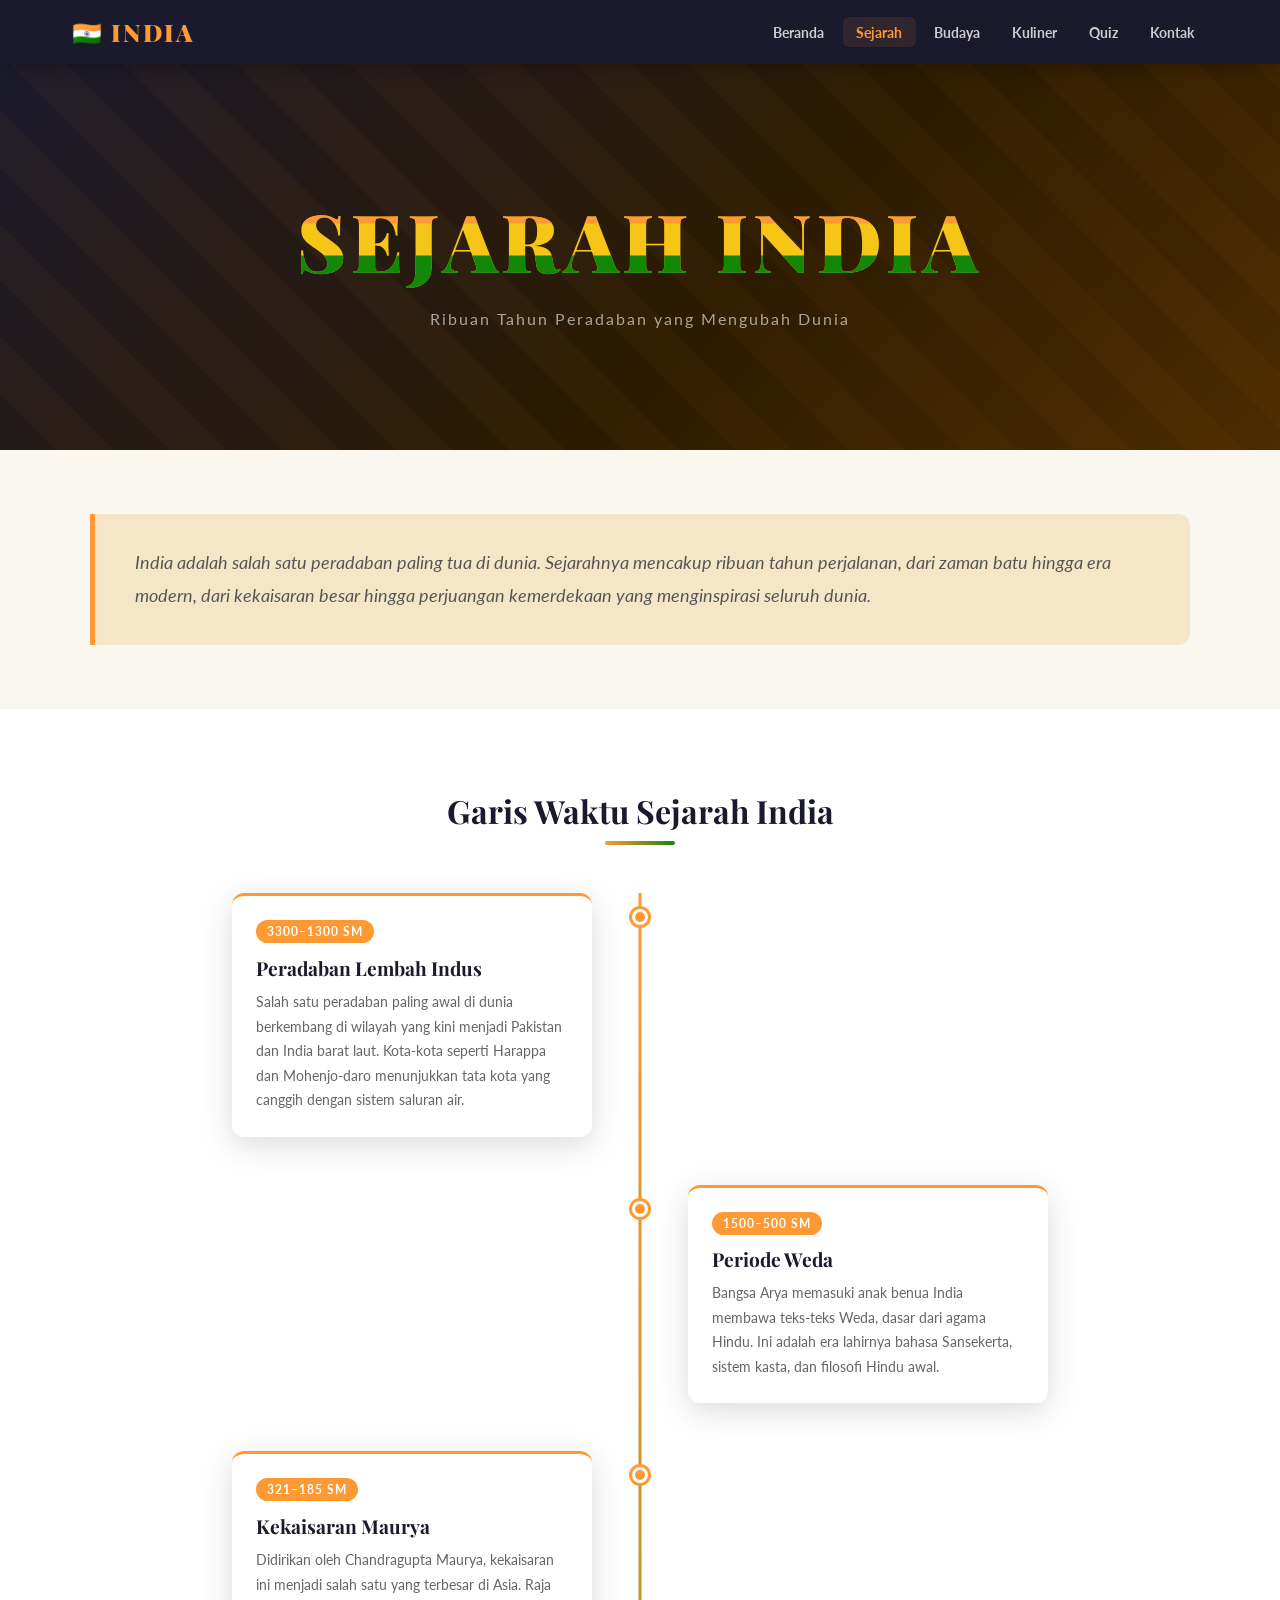
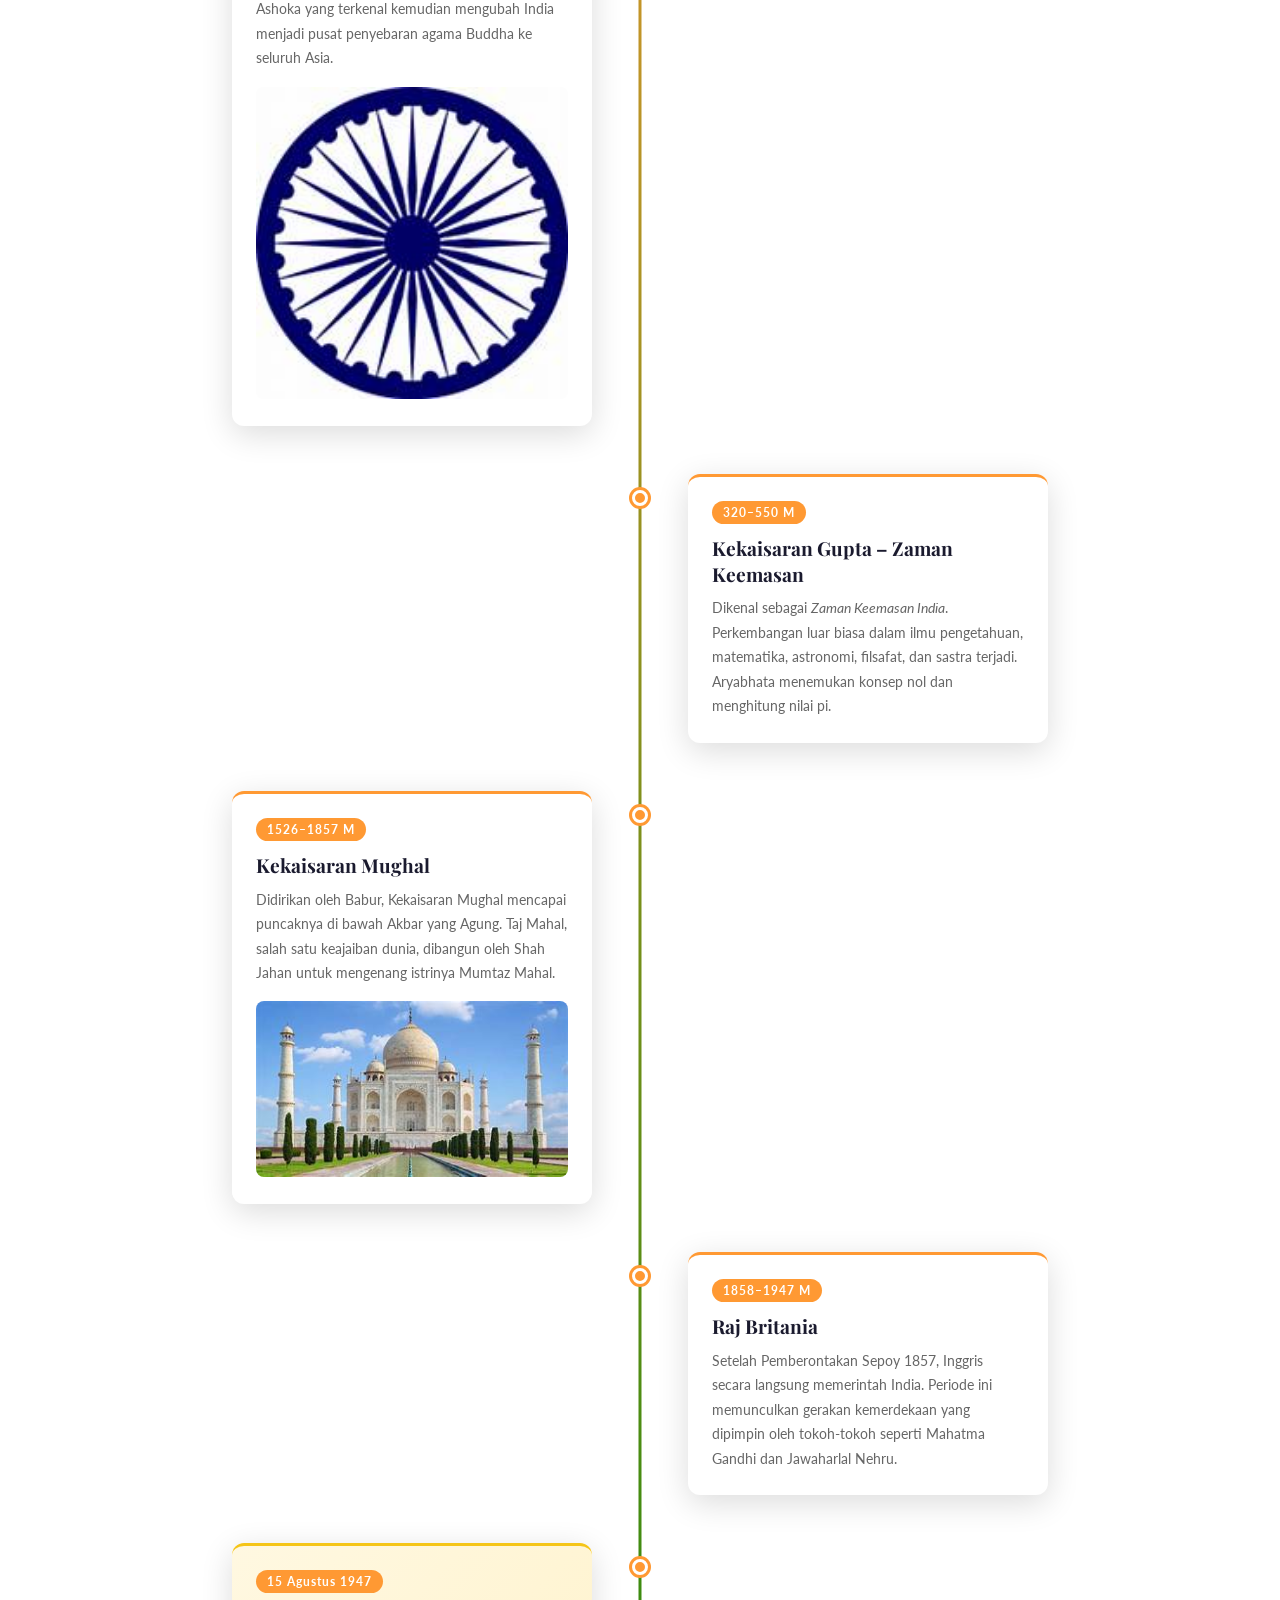
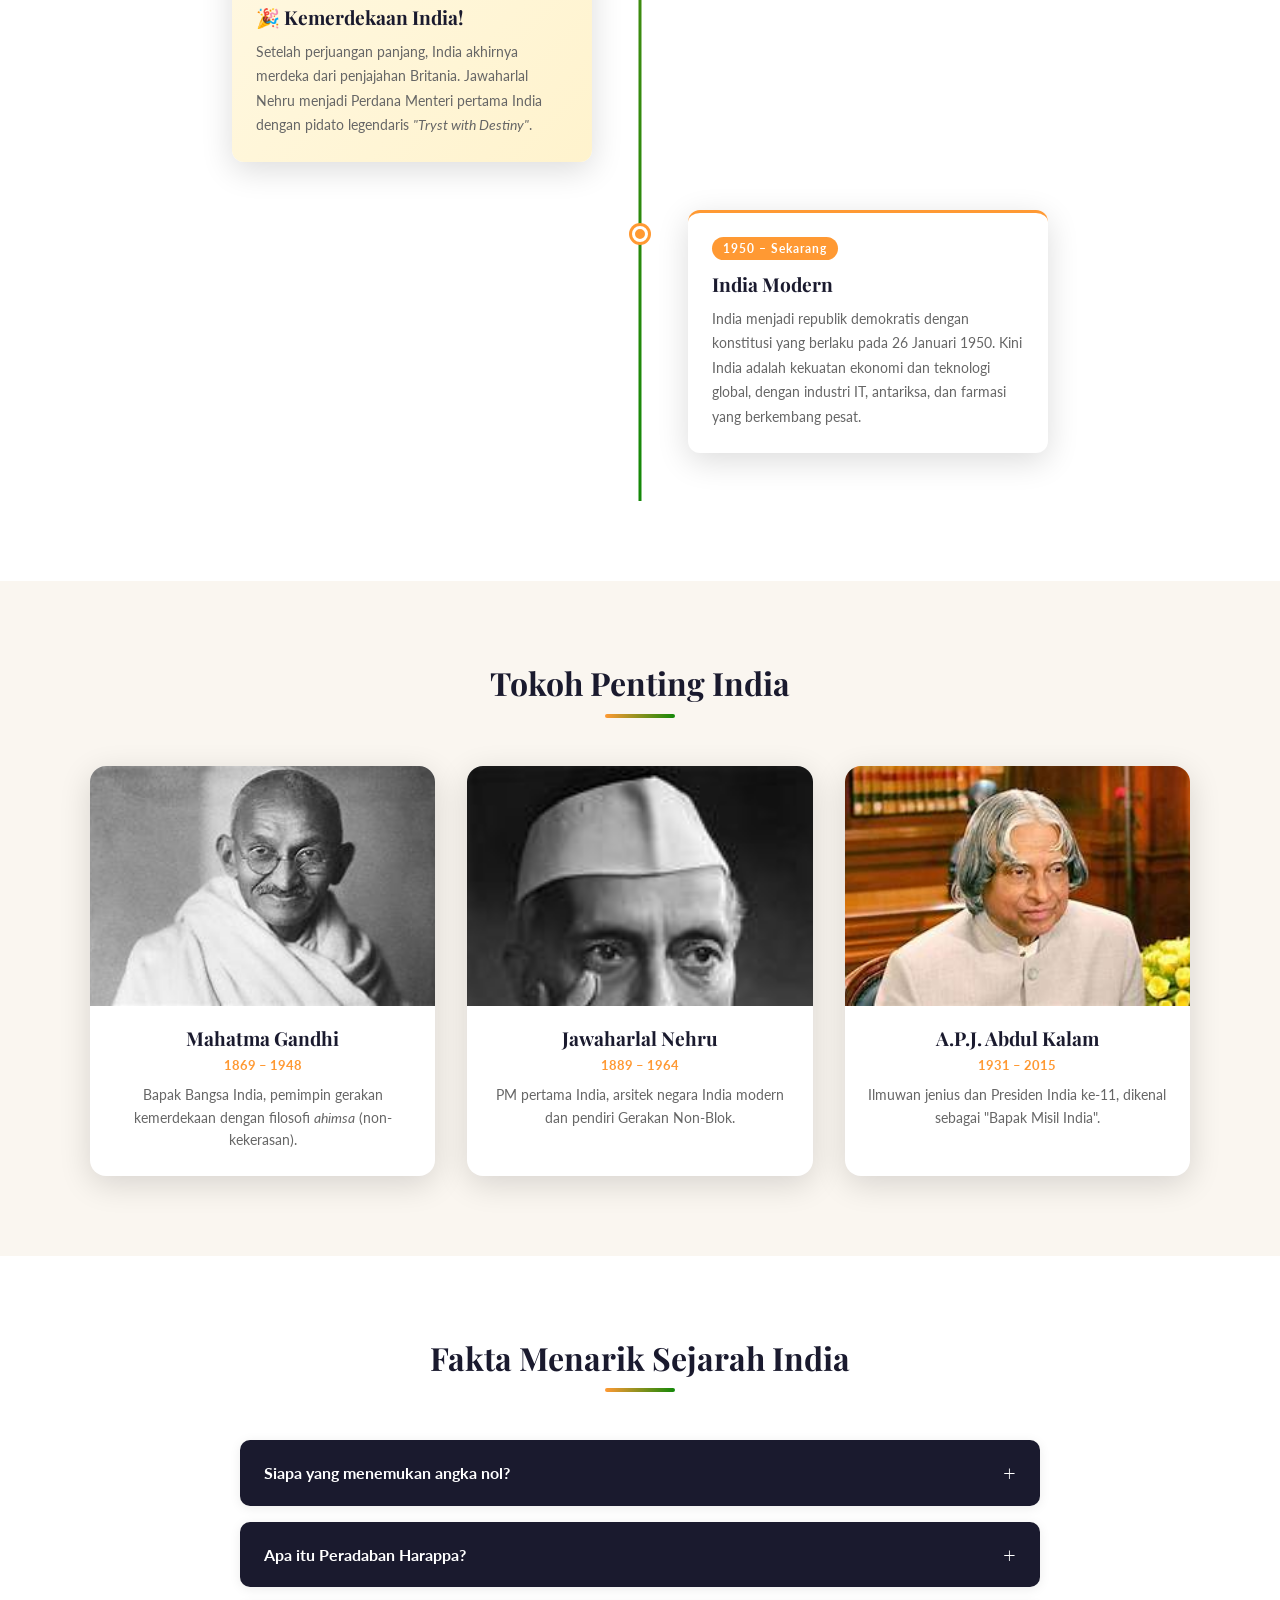
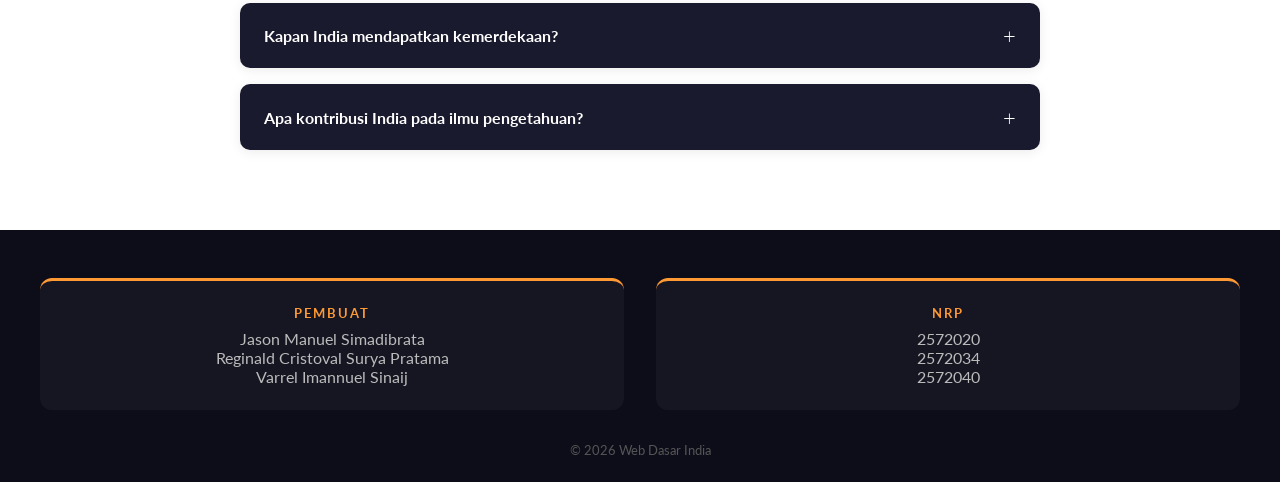
<file: india-website/sejarah.html>
<!DOCTYPE html>
<html lang="en">
<head>
  <meta charset="UTF-8" />
  <meta name="viewport" content="width=device-width, initial-scale=1.0" />
  <title>Sejarah India</title>
  <link rel="stylesheet" href="css/sejarah.css" />
  <link href="https://fonts.googleapis.com/css2?family=Playfair+Display:ital,wght@0,400;0,700;1,400&family=Lato:wght@300;400;700&display=swap" rel="stylesheet" />
</head>
<body>

  <header class="site-header">
    <div class="header-inner">
      <a class="logo" href="index.html">🇮🇳 INDIA</a>
      <button class="hamburger" id="hamburger" aria-label="Menu">&#9776;</button>
      <nav class="nav" id="navMenu">
        <a href="index.html">Beranda</a>
        <a href="sejarah.html" class="active">Sejarah</a>
        <a href="budaya.html">Budaya</a>
        <a href="kuliner.html">Kuliner</a>
        <a href="quiz.html">Quiz</a>
        <a href="#footer">Kontak</a>
      </nav>
    </div>
  </header>

  <section class="page-hero">
    <div class="page-hero-content">
      <h1 class="glitch" data-text="SEJARAH INDIA">SEJARAH INDIA</h1>
      <p>Ribuan Tahun Peradaban yang Mengubah Dunia</p>
    </div>
  </section>

  <section class="s-intro">
    <div class="container">
      <div class="intro-box">
        <p>India adalah salah satu peradaban paling tua di dunia. Sejarahnya mencakup ribuan tahun perjalanan, dari zaman batu hingga era modern, dari kekaisaran besar hingga perjuangan kemerdekaan yang menginspirasi seluruh dunia.</p>
      </div>
    </div>
  </section>

  <section class="timeline-section">
    <div class="container">
      <h2 class="section-title">Garis Waktu Sejarah India</h2>
      <div class="timeline">

        <div class="timeline-item left">
          <div class="tl-dot"></div>
          <div class="tl-card">
            <span class="tl-year">3300–1300 SM</span>
            <h3>Peradaban Lembah Indus</h3>
            <p>Salah satu peradaban paling awal di dunia berkembang di wilayah yang kini menjadi Pakistan dan India barat laut. Kota-kota seperti Harappa dan Mohenjo-daro menunjukkan tata kota yang canggih dengan sistem saluran air.</p>
          </div>
        </div>

        <div class="timeline-item right">
          <div class="tl-dot"></div>
          <div class="tl-card">
            <span class="tl-year">1500–500 SM</span>
            <h3>Periode Weda</h3>
            <p>Bangsa Arya memasuki anak benua India membawa teks-teks Weda, dasar dari agama Hindu. Ini adalah era lahirnya bahasa Sansekerta, sistem kasta, dan filosofi Hindu awal.</p>
          </div>
        </div>

        <div class="timeline-item left">
          <div class="tl-dot"></div>
          <div class="tl-card">
            <span class="tl-year">321–185 SM</span>
            <h3>Kekaisaran Maurya</h3>
            <p>Didirikan oleh Chandragupta Maurya, kekaisaran ini menjadi salah satu yang terbesar di Asia. Raja Ashoka yang terkenal kemudian mengubah India menjadi pusat penyebaran agama Buddha ke seluruh Asia.</p>
            <img src="img/ashoka chakra.jpeg" alt="Chakra Ashoka" class="tl-img" />
          </div>
        </div>

        <div class="timeline-item right">
          <div class="tl-dot"></div>
          <div class="tl-card">
            <span class="tl-year">320–550 M</span>
            <h3>Kekaisaran Gupta – Zaman Keemasan</h3>
            <p>Dikenal sebagai <em>Zaman Keemasan India</em>. Perkembangan luar biasa dalam ilmu pengetahuan, matematika, astronomi, filsafat, dan sastra terjadi. Aryabhata menemukan konsep nol dan menghitung nilai pi.</p>
          </div>
        </div>

        <div class="timeline-item left">
          <div class="tl-dot"></div>
          <div class="tl-card">
            <span class="tl-year">1526–1857 M</span>
            <h3>Kekaisaran Mughal</h3>
            <p>Didirikan oleh Babur, Kekaisaran Mughal mencapai puncaknya di bawah Akbar yang Agung. Taj Mahal, salah satu keajaiban dunia, dibangun oleh Shah Jahan untuk mengenang istrinya Mumtaz Mahal.</p>
            <img src="img/taj mahal.jpeg" alt="Taj Mahal" class="tl-img" />
          </div>
        </div>

        <div class="timeline-item right">
          <div class="tl-dot"></div>
          <div class="tl-card">
            <span class="tl-year">1858–1947 M</span>
            <h3>Raj Britania</h3>
            <p>Setelah Pemberontakan Sepoy 1857, Inggris secara langsung memerintah India. Periode ini memunculkan gerakan kemerdekaan yang dipimpin oleh tokoh-tokoh seperti Mahatma Gandhi dan Jawaharlal Nehru.</p>
          </div>
        </div>

        <div class="timeline-item left">
          <div class="tl-dot"></div>
          <div class="tl-card highlight-card">
            <span class="tl-year">15 Agustus 1947</span>
            <h3>🎉 Kemerdekaan India!</h3>
            <p>Setelah perjuangan panjang, India akhirnya merdeka dari penjajahan Britania. Jawaharlal Nehru menjadi Perdana Menteri pertama India dengan pidato legendaris <em>"Tryst with Destiny"</em>.</p>
          </div>
        </div>

        <div class="timeline-item right">
          <div class="tl-dot"></div>
          <div class="tl-card">
            <span class="tl-year">1950 – Sekarang</span>
            <h3>India Modern</h3>
            <p>India menjadi republik demokratis dengan konstitusi yang berlaku pada 26 Januari 1950. Kini India adalah kekuatan ekonomi dan teknologi global, dengan industri IT, antariksa, dan farmasi yang berkembang pesat.</p>
          </div>
        </div>

      </div>
    </div>
  </section>

  <section class="tokoh-section">
    <div class="container">
      <h2 class="section-title">Tokoh Penting India</h2>
      <div class="tokoh-grid">
        <div class="tokoh-card">
          <img src="img/gandhi.jpeg" alt="Mahatma Gandhi" />
          <h4>Mahatma Gandhi</h4>
          <span>1869 – 1948</span>
          <p>Bapak Bangsa India, pemimpin gerakan kemerdekaan dengan filosofi <em>ahimsa</em> (non-kekerasan).</p>
        </div>
        <div class="tokoh-card">
          <img src="img/nehru.jpeg" alt="Jawaharlal Nehru" />
          <h4>Jawaharlal Nehru</h4>
          <span>1889 – 1964</span>
          <p>PM pertama India, arsitek negara India modern dan pendiri Gerakan Non-Blok.</p>
        </div>
        <div class="tokoh-card">
          <img src="img/abdul kalam.jpeg" alt="APJ Abdul Kalam" />
          <h4>A.P.J. Abdul Kalam</h4>
          <span>1931 – 2015</span>
          <p>Ilmuwan jenius dan Presiden India ke-11, dikenal sebagai "Bapak Misil India".</p>
        </div>
      </div>
    </div>
  </section>

  <section class="faq-section">
    <div class="container">
      <h2 class="section-title">Fakta Menarik Sejarah India</h2>
      <div class="accordion">
        <div class="acc-item">
          <button class="acc-btn" onclick="toggleAcc(this)">
            Siapa yang menemukan angka nol? <span class="acc-icon">+</span>
          </button>
          <div class="acc-body">
            <p>Aryabhata, seorang matematikawan India abad ke-5, dianggap sebagai orang yang pertama kali mengkonseptualisasikan nol (0) sebagai angka. Konsep ini kemudian menyebar ke seluruh dunia melalui pedagang Arab.</p>
          </div>
        </div>
        <div class="acc-item">
          <button class="acc-btn" onclick="toggleAcc(this)">
            Apa itu Peradaban Harappa? <span class="acc-icon">+</span>
          </button>
          <div class="acc-body">
            <p>Peradaban Harappa (atau Peradaban Lembah Indus) adalah peradaban perkotaan awal yang berkembang sekitar 2600–1900 SM. Mereka memiliki sistem penulisan, saluran air canggih, dan perdagangan jarak jauh.</p>
          </div>
        </div>
        <div class="acc-item">
          <button class="acc-btn" onclick="toggleAcc(this)">
            Kapan India mendapatkan kemerdekaan? <span class="acc-icon">+</span>
          </button>
          <div class="acc-body">
            <p>India meraih kemerdekaan dari Britania Raya pada <strong>15 Agustus 1947</strong>. Namun, India baru menjadi Republik pada 26 Januari 1950, ketika konstitusinya mulai berlaku – tanggal inilah yang diperingati sebagai Hari Republik India.</p>
          </div>
        </div>
        <div class="acc-item">
          <button class="acc-btn" onclick="toggleAcc(this)">
            Apa kontribusi India pada ilmu pengetahuan? <span class="acc-icon">+</span>
          </button>
          <div class="acc-body">
            <p>India memberi dunia sistem angka desimal, konsep nol, aljabar, trigonometri, dan nilai pi. Di bidang kedokteran, Sushruta dianggap sebagai bapak bedah. Sistem Ayurveda juga berasal dari India.</p>
          </div>
        </div>
      </div>
    </div>
  </section>

  <footer class="site-footer" id="footer">
    <div class="footer-inner">
      <div class="footer-col">
        <h4>Pembuat</h4>
        <p>Jason Manuel Simadibrata <br> Reginald Cristoval Surya Pratama <br> Varrel Imannuel Sinaij
        </p>
      </div>
      <div class="footer-col">
        <h4>NRP</h4>
        <p>2572020 <br> 2572034 <br> 2572040</p>
      </div>
    </div>
    <p class="footer-copy">&copy; 2026 Web Dasar India</p>
  </footer>


  <script>
    document.getElementById('hamburger').addEventListener('click', () => {
      document.getElementById('navMenu').classList.toggle('open');
    });

    function toggleAcc(btn) {
      const item = btn.parentElement;
      const body = item.querySelector('.acc-body');
      const icon = btn.querySelector('.acc-icon');
      const isOpen = item.classList.contains('active');
      document.querySelectorAll('.acc-item').forEach(i => {
        i.classList.remove('active');
        i.querySelector('.acc-body').style.maxHeight = null;
        i.querySelector('.acc-icon').textContent = '+';
      });
      if (!isOpen) {
        item.classList.add('active');
        body.style.maxHeight = body.scrollHeight + 'px';
        icon.textContent = '−';
      }
    }

    const tlItems = document.querySelectorAll('.timeline-item');
    const tlObserver = new IntersectionObserver((entries) => {
      entries.forEach(entry => {
        if (entry.isIntersecting) entry.target.classList.add('visible');
      });
    }, { threshold: 0.15 });
    tlItems.forEach(item => tlObserver.observe(item));

    const tokohObs = new IntersectionObserver((entries) => {
      entries.forEach(e => { if (e.isIntersecting) e.target.classList.add('visible'); });
    }, { threshold: 0.1 });
    document.querySelectorAll('.tokoh-card').forEach(c => tokohObs.observe(c));
  </script>
</body>
</html>
</file>
<file: india-website Final/css/index.css>
*, *::before, *::after { box-sizing: border-box; margin: 0; padding: 0; }

html { scroll-behavior: smooth; }

body {
  font-family: 'Poppins', sans-serif;
  background: #FFF8F0;
  color: #1a1a2e;
  overflow-x: hidden;
}

.site-header {
  position: fixed;
  top: 0; left: 0; right: 0;
  z-index: 999;
  background: rgba(26,26,46,0.97);
  backdrop-filter: blur(10px);
  box-shadow: 0 2px 20px rgba(0,0,0,0.3);
}
.header-inner {
  max-width: 1200px;
  margin: 0 auto;
  padding: 0 2rem;
  display: flex;
  align-items: center;
  justify-content: space-between;
  height: 64px;
}
.logo {
  font-family: 'Playfair Display', serif;
  font-size: 1.5rem;
  font-weight: 900;
  color: #FF9933;
  text-decoration: none;
  letter-spacing: 2px;
}
.nav { display: flex; gap: 0.3rem; align-items: center; }
.nav a {
  color: #ccc;
  text-decoration: none;
  padding: 0.4rem 0.85rem;
  border-radius: 6px;
  font-size: 0.9rem;
  font-weight: 600;
  letter-spacing: 0.5px;
  transition: background 0.25s, color 0.25s;
  position: relative;
}
.nav a::after {
  content: '';
  position: absolute;
  bottom: 0; left: 50%;
  width: 0; height: 2px;
  background: #FF9933;
  transition: width 0.3s, left 0.3s;
}
.nav a:hover::after, .nav a.active::after { width: 80%; left: 10%; }
.nav a:hover, .nav a.active { color: #FF9933; }
.hamburger {
  display: none;
  background: none;
  border: 2px solid #FF9933;
  color: #FF9933;
  font-size: 1.3rem;
  padding: 0.3rem 0.7rem;
  border-radius: 6px;
  cursor: pointer;
}

.hero {
  position: relative;
  min-height: 100vh;
  background: linear-gradient(135deg, #1a1a2e 0%, #16213e 40%, #0f3460 100%);
  display: flex;
  align-items: center;
  justify-content: center;
  overflow: hidden;
}
.hero::before {
  content: '';
  position: absolute;
  inset: 0;
  background: url('https://upload.wikimedia.org/wikipedia/commons/thumb/4/41/Flag_of_India.svg/800px-Flag_of_India.svg.png') center/cover no-repeat;
  opacity: 0.07;
}
.hero-overlay {
  position: absolute;
  inset: 0;
  background: radial-gradient(ellipse at center, rgba(255,153,51,0.15) 0%, transparent 70%);
}
.hero-content {
  position: relative;
  text-align: center;
  color: #ffffff;
  padding: 2rem;
}
.hero-sub {
  font-size: 1rem;
  letter-spacing: 4px;
  text-transform: uppercase;
  color: #FF9933;
  margin-bottom: 0.5rem;
  opacity: 0;
}
.hero-title {
  font-family: 'Playfair Display', serif;
  font-size: clamp(4rem, 12vw, 9rem);
  font-weight: 900;
  letter-spacing: 10px;
  color: #f5c518; 
  line-height: 1;
  opacity: 0;
}
.hero-desc {
  font-size: clamp(1rem, 2.5vw, 1.4rem);
  margin-top: 1rem;
  color: rgba(255,255,255,0.75);
  font-weight: 300;
  letter-spacing: 2px;
  opacity: 0;
}
.btn-hero {
  display: inline-block;
  margin-top: 2.5rem;
  padding: 1rem 2.5rem;
  background: #FF9933;
  color: #1a1a2e;
  font-weight: 700;
  font-size: 1rem;
  text-decoration: none;
  border-radius: 50px;
  letter-spacing: 1px;
  box-shadow: 0 0 30px rgba(255,153,51,0.5);
  transition: transform 0.3s, box-shadow 0.3s;
  opacity: 0;
}
.btn-hero:hover { transform: translateY(-4px) scale(1.04); box-shadow: 0 0 50px rgba(255,153,51,0.7); }
.hero-scroll-hint {
  position: absolute;
  bottom: 2rem; left: 50%;
  transform: translateX(-50%);
  color: rgba(255,255,255,0.4);
  font-size: 0.85rem;
  letter-spacing: 2px;
  animation: bounce 2s infinite;
}

@keyframes fadeInUp { from { opacity:0; transform:translateY(40px); } to { opacity:1; transform:translateY(0); } }
@keyframes slideInLeft { from { opacity:0; transform:translateX(-80px); } to { opacity:1; transform:translateX(0); } }
@keyframes bounce { 0%,100%{transform:translateX(-50%) translateY(0)} 50%{transform:translateX(-50%) translateY(-10px)} }

.animate-fadein { animation: fadeInUp 0.8s ease 0.3s forwards; }
.animate-slidein { animation: slideInLeft 1s ease 0.5s forwards; }
.animate-fadein-delay { animation: fadeInUp 0.8s ease 0.9s forwards; }
.animate-fadein-delay2 { animation: fadeInUp 0.8s ease 1.3s forwards; }

.intro { padding: 6rem 2rem; background: #ffffff; }
.container { max-width: 1200px; margin: 0 auto; }
.intro-grid {
  display: grid;
  grid-template-columns: 1fr 1fr;
  gap: 4rem;
  align-items: center;
  animation: fadeInUp 0.8s ease forwards;
}
.intro-text h2 {
  font-family: 'Playfair Display', serif;
  font-size: 2.5rem;
  color: #1a1a2e;
  margin-bottom: 1.2rem;
  position: relative;
}
.intro-text h2::after {
  content: '';
  display: block;
  width: 60px; height: 4px;
  background: #FF9933;
  margin-top: 0.5rem;
  border-radius: 2px;
}
.intro-text p { color: #555; line-height: 1.9; margin-bottom: 1rem; }
.fact-list { list-style: none; margin-top: 1.5rem; }
.fact-list li {
  padding: 0.55rem 0;
  border-bottom: 1px solid #eee;
  font-size: 0.95rem;
  display: flex;
  gap: 0.5rem;
}
.intro-img img {
  width: 100%;
  border-radius: 16px;
  box-shadow: 0 8px 32px rgba(0,0,0,0.18);
  transition: transform 0.4s;
}
.intro-img img:hover { transform: scale(1.03); }

.highlights { padding: 6rem 2rem; background: #FFF8F0; }
.section-title {
  font-family: 'Playfair Display', serif;
  font-size: 2.2rem;
  text-align: center;
  margin-bottom: 3rem;
  color: #1a1a2e;
}
.section-title::after {
  content: '';
  display: block;
  width: 80px; height: 4px;
  background: linear-gradient(to right, #FF9933, #138808);
  margin: 0.6rem auto 0;
  border-radius: 2px;
}
.cards-grid {
  display: grid;
  grid-template-columns: repeat(auto-fit, minmax(240px,1fr));
  gap: 2rem;
}
.card {
  background: #ffffff;
  border-radius: 16px;
  padding: 2rem 1.5rem;
  box-shadow: 0 8px 32px rgba(0,0,0,0.18);
  cursor: pointer;
  transition: transform 0.3s, box-shadow 0.3s;
  border-top: 4px solid #FF9933;
  animation: fadeInUp 0.6s ease forwards;
}
.card:nth-child(2) { animation-delay: 0.1s; }
.card:nth-child(3) { animation-delay: 0.2s; }
.card:nth-child(4) { animation-delay: 0.3s; }
.card:hover { transform: translateY(-6px) scale(1.02); box-shadow: 0 16px 40px rgba(0,0,0,0.14); }
.card-icon { font-size: 2.5rem; margin-bottom: 1rem; }
.card h3 { font-family: 'Playfair Display', serif; font-size: 1.3rem; margin-bottom: 0.7rem; }
.card p { font-size: 0.9rem; color: #666; line-height: 1.7; }

.wisata { padding: 6rem 2rem; background: #ffffff; }
.wisata-flex {
  display: flex;
  gap: 1.5rem;
  overflow-x: auto;
  padding-bottom: 1rem;
}
.wisata-item {
  flex: 0 0 260px;
  border-radius: 16px;
  overflow: hidden;
  box-shadow: 0 8px 32px rgba(0,0,0,0.18);
  transition: transform 0.3s;
  animation: fadeInUp 0.6s ease forwards;
}
.wisata-item:nth-child(2) { animation-delay: 0.1s; }
.wisata-item:nth-child(3) { animation-delay: 0.2s; }
.wisata-item:nth-child(4) { animation-delay: 0.3s; }
.wisata-item:hover { transform: scale(1.03) translateY(-4px); }
.wisata-item img { width: 100%; height: 200px; object-fit: cover; display: block; }
.wisata-info { padding: 1rem 1.2rem; background: #1a1a2e; }
.wisata-info h4 { color: #f5c518; font-size: 1rem; font-family: 'Playfair Display', serif; }
.wisata-info p { color: #aaa; font-size: 0.8rem; margin-top: 0.2rem; }

.newsletter {
  background: linear-gradient(135deg, #1a1a2e, #0f3460);
  padding: 5rem 2rem;
  text-align: center;
  color: #ffffff;
}
.newsletter h2 { font-family: 'Playfair Display', serif; font-size: 2rem; margin-bottom: 0.7rem; }
.newsletter p { color: rgba(255,255,255,0.7); margin-bottom: 2rem; }
.nl-form {
  display: flex;
  gap: 1rem;
  justify-content: center;
  flex-wrap: wrap;
  max-width: 600px;
  margin: 0 auto;
}
.nl-form input {
  flex: 1;
  min-width: 200px;
  padding: 0.85rem 1.2rem;
  border-radius: 8px;
  border: 2px solid rgba(255,255,255,0.2);
  background: rgba(255,255,255,0.08);
  color: #ffffff;
  font-size: 0.95rem;
  outline: none;
  transition: border-color 0.3s;
}
.nl-form input::placeholder { color: rgba(255,255,255,0.4); }
.nl-form input:focus { border-color: #FF9933; }
.btn-submit {
  padding: 0.85rem 2rem;
  background: #FF9933;
  color: #1a1a2e;
  font-weight: 700;
  border: none;
  border-radius: 8px;
  cursor: pointer;
  font-size: 0.95rem;
  transition: background 0.3s, transform 0.2s;
}
.btn-submit:hover { background: #f5c518; transform: translateY(-2px); }
.nl-msg { margin-top: 1rem; font-size: 0.95rem; font-weight: 600; min-height: 1.5rem; }

.site-footer {
  background: #0d0d1a;
  padding: 3rem 2rem 1.5rem;
}
.footer-inner {
  max-width: 1200px;
  margin: 0 auto;
  display: flex;
  gap: 2rem;
  justify-content: center;
  flex-wrap: wrap;
  margin-bottom: 2rem;
}
.footer-col {
  flex: 1;
  min-width: 180px;
  text-align: center;
  padding: 1.5rem;
  background: rgba(255,255,255,0.04);
  border-radius: 12px;
  border-top: 3px solid #FF9933;
}
.footer-col h4 { color: #FF9933; font-size: 0.8rem; letter-spacing: 2px; text-transform: uppercase; margin-bottom: 0.5rem; }
.footer-col p { color: #bbb; }
.footer-copy { text-align: center; color: #555; font-size: 0.8rem; margin-top: 1rem; }

@media (max-width: 768px) {
  .hamburger { display: flex; }
  .nav {
    display: none;
    flex-direction: column;
    position: absolute;
    top: 64px; left: 0; right: 0;
    background: rgba(26,26,46,0.98);
    padding: 1rem;
    gap: 0.5rem;
  }
  .nav.open { display: flex; }
  .nav a { padding: 0.8rem 1rem; border-radius: 8px; }
  .intro-grid { grid-template-columns: 1fr; gap: 2rem; }
  .cards-grid { grid-template-columns: 1fr 1fr; }
  .wisata-flex { gap: 1rem; }
  .wisata-item { flex: 0 0 200px; }
}
@media (max-width: 480px) {
  .cards-grid { grid-template-columns: 1fr; }
  .footer-inner { flex-direction: column; align-items: center; }
  .footer-col { min-width: 280px; }
}
</file>
<file: india-website/css/index.css>
*, *::before, *::after { box-sizing: border-box; margin: 0; padding: 0; }

html { scroll-behavior: smooth; }

body {
  font-family: 'Poppins', sans-serif;
  background: #FFF8F0;
  color: #1a1a2e;
  overflow-x: hidden;
}

.site-header {
  position: fixed;
  top: 0; left: 0; right: 0;
  z-index: 999;
  background: rgba(26,26,46,0.97);
  backdrop-filter: blur(10px);
  box-shadow: 0 2px 20px rgba(0,0,0,0.3);
}
.header-inner {
  max-width: 1200px;
  margin: 0 auto;
  padding: 0 2rem;
  display: flex;
  align-items: center;
  justify-content: space-between;
  height: 64px;
}
.logo {
  font-family: 'Playfair Display', serif;
  font-size: 1.5rem;
  font-weight: 900;
  color: #FF9933;
  text-decoration: none;
  letter-spacing: 2px;
}
.nav { display: flex; gap: 0.3rem; align-items: center; }
.nav a {
  color: #ccc;
  text-decoration: none;
  padding: 0.4rem 0.85rem;
  border-radius: 6px;
  font-size: 0.9rem;
  font-weight: 600;
  letter-spacing: 0.5px;
  transition: background 0.25s, color 0.25s;
  position: relative;
}
.nav a::after {
  content: '';
  position: absolute;
  bottom: 0; left: 50%;
  width: 0; height: 2px;
  background: #FF9933;
  transition: width 0.3s, left 0.3s;
}
.nav a:hover::after, .nav a.active::after { width: 80%; left: 10%; }
.nav a:hover, .nav a.active { color: #FF9933; }
.hamburger {
  display: none;
  background: none;
  border: 2px solid #FF9933;
  color: #FF9933;
  font-size: 1.3rem;
  padding: 0.3rem 0.7rem;
  border-radius: 6px;
  cursor: pointer;
}

.hero {
  position: relative;
  min-height: 100vh;
  background: linear-gradient(135deg, #1a1a2e 0%, #16213e 40%, #0f3460 100%);
  display: flex;
  align-items: center;
  justify-content: center;
  overflow: hidden;
}
.hero::before {
  content: '';
  position: absolute;
  inset: 0;
  background: url('https://upload.wikimedia.org/wikipedia/commons/thumb/4/41/Flag_of_India.svg/800px-Flag_of_India.svg.png') center/cover no-repeat;
  opacity: 0.07;
}
.hero-overlay {
  position: absolute;
  inset: 0;
  background: radial-gradient(ellipse at center, rgba(255,153,51,0.15) 0%, transparent 70%);
}
.hero-content {
  position: relative;
  text-align: center;
  color: #ffffff;
  padding: 2rem;
}
.hero-sub {
  font-size: 1rem;
  letter-spacing: 4px;
  text-transform: uppercase;
  color: #FF9933;
  margin-bottom: 0.5rem;
  opacity: 0;
}
.hero-title {
  font-family: 'Playfair Display', serif;
  font-size: clamp(4rem, 12vw, 9rem);
  font-weight: 900;
  letter-spacing: 10px;
  background: linear-gradient(135deg, #FF9933, #f5c518, #fff);
  -webkit-background-clip: text;
  -webkit-text-fill-color: transparent;
  background-clip: text;
  line-height: 1;
  opacity: 0;
  text-shadow: none;
}
.hero-desc {
  font-size: clamp(1rem, 2.5vw, 1.4rem);
  margin-top: 1rem;
  color: rgba(255,255,255,0.75);
  font-weight: 300;
  letter-spacing: 2px;
  opacity: 0;
}
.btn-hero {
  display: inline-block;
  margin-top: 2.5rem;
  padding: 1rem 2.5rem;
  background: #FF9933;
  color: #1a1a2e;
  font-weight: 700;
  font-size: 1rem;
  text-decoration: none;
  border-radius: 50px;
  letter-spacing: 1px;
  box-shadow: 0 0 30px rgba(255,153,51,0.5);
  transition: transform 0.3s, box-shadow 0.3s;
  opacity: 0;
}
.btn-hero:hover { transform: translateY(-4px) scale(1.04); box-shadow: 0 0 50px rgba(255,153,51,0.7); }
.hero-scroll-hint {
  position: absolute;
  bottom: 2rem; left: 50%;
  transform: translateX(-50%);
  color: rgba(255,255,255,0.4);
  font-size: 0.85rem;
  letter-spacing: 2px;
  animation: bounce 2s infinite;
}

@keyframes fadeInUp { from { opacity:0; transform:translateY(40px); } to { opacity:1; transform:translateY(0); } }
@keyframes slideInLeft { from { opacity:0; transform:translateX(-80px); } to { opacity:1; transform:translateX(0); } }
@keyframes bounce { 0%,100%{transform:translateX(-50%) translateY(0)} 50%{transform:translateX(-50%) translateY(-10px)} }
@keyframes spin { to { transform: rotate(360deg); } }
@keyframes ticker { from { transform: translateX(0); } to { transform: translateX(-50%); } }

.animate-fadein { animation: fadeInUp 0.8s ease 0.3s forwards; }
.animate-slidein { animation: slideInLeft 1s ease 0.5s forwards; }
.animate-fadein-delay { animation: fadeInUp 0.8s ease 0.9s forwards; }
.animate-fadein-delay2 { animation: fadeInUp 0.8s ease 1.3s forwards; }

.intro { padding: 6rem 2rem; background: #ffffff; }
.container { max-width: 1200px; margin: 0 auto; }
.intro-grid {
  display: grid;
  grid-template-columns: 1fr 1fr;
  gap: 4rem;
  align-items: center;
  opacity: 0;
  transform: translateY(30px);
  transition: opacity 0.7s, transform 0.7s;
}
.intro-grid.visible { opacity: 1; transform: translateY(0); }
.intro-text h2 {
  font-family: 'Playfair Display', serif;
  font-size: 2.5rem;
  color: #1a1a2e;
  margin-bottom: 1.2rem;
  position: relative;
}
.intro-text h2::after {
  content: '';
  display: block;
  width: 60px; height: 4px;
  background: #FF9933;
  margin-top: 0.5rem;
  border-radius: 2px;
}
.intro-text p { color: #555; line-height: 1.9; margin-bottom: 1rem; }
.fact-list { list-style: none; margin-top: 1.5rem; }
.fact-list li {
  padding: 0.55rem 0;
  border-bottom: 1px solid #eee;
  font-size: 0.95rem;
  display: flex;
  gap: 0.5rem;
}
.intro-img img {
  width: 100%;
  border-radius: 16px;
  box-shadow: 0 8px 32px rgba(0,0,0,0.18);
  transition: transform 0.4s;
}
.intro-img img:hover { transform: scale(1.03); }

.highlights { padding: 6rem 2rem; background: #FFF8F0; }
.section-title {
  font-family: 'Playfair Display', serif;
  font-size: 2.2rem;
  text-align: center;
  margin-bottom: 3rem;
  color: #1a1a2e;
}
.section-title::after {
  content: '';
  display: block;
  width: 80px; height: 4px;
  background: linear-gradient(to right, #FF9933, #138808);
  margin: 0.6rem auto 0;
  border-radius: 2px;
}
.cards-grid {
  display: grid;
  grid-template-columns: repeat(auto-fit, minmax(240px,1fr));
  gap: 2rem;
}
.card {
  background: #ffffff;
  border-radius: 16px;
  padding: 2rem 1.5rem;
  box-shadow: 0 8px 32px rgba(0,0,0,0.18);
  cursor: pointer;
  transition: transform 0.3s, box-shadow 0.3s;
  border-top: 4px solid #FF9933;
  opacity: 0;
  transform: translateY(30px);
}
.card.visible { opacity: 1; transform: translateY(0); }
.card:hover { transform: translateY(-6px) scale(1.02); box-shadow: 0 16px 40px rgba(0,0,0,0.14); }
.card.expanded { border-top-color: #138808; }
.card-icon { font-size: 2.5rem; margin-bottom: 1rem; }
.card h3 { font-family: 'Playfair Display', serif; font-size: 1.3rem; margin-bottom: 0.7rem; }
.card p { font-size: 0.9rem; color: #666; line-height: 1.7; }
.card-more { display: block; margin-top: 1rem; font-size: 0.8rem; color: #FF9933; font-weight: 600; }
.card-extra {
  display: none;
  margin-top: 1rem;
  padding: 0.8rem;
  background: #fff8f0;
  border-radius: 8px;
  font-size: 0.85rem;
  color: #000080;
  border-left: 3px solid #FF9933;
}

.ticker-wrap {
  background: #1a1a2e;
  padding: 1rem 0;
  overflow: hidden;
  white-space: nowrap;
}
.ticker {
  display: inline-block;
  animation: ticker 30s linear infinite;
}
.ticker span {
  display: inline-block;
  color: #f5c518;
  font-size: 0.9rem;
  letter-spacing: 1px;
  padding: 0 3rem;
}

.wisata { padding: 6rem 2rem; background: #ffffff; }
.wisata-flex {
  display: flex;
  gap: 1.5rem;
  overflow-x: auto;
  padding-bottom: 1rem;
}
.wisata-item {
  flex: 0 0 260px;
  border-radius: 16px;
  overflow: hidden;
  box-shadow: 0 8px 32px rgba(0,0,0,0.18);
  transition: transform 0.3s;
  opacity: 0;
  transform: translateY(20px);
}
.wisata-item.visible { opacity: 1; transform: translateY(0); }
.wisata-item:hover { transform: scale(1.03) translateY(-4px); }
.wisata-item img { width: 100%; height: 200px; object-fit: cover; display: block; }
.wisata-info { padding: 1rem 1.2rem; background: #1a1a2e; }
.wisata-info h4 { color: #f5c518; font-size: 1rem; font-family: 'Playfair Display', serif; }
.wisata-info p { color: #aaa; font-size: 0.8rem; margin-top: 0.2rem; }

.newsletter {
  background: linear-gradient(135deg, #1a1a2e, #0f3460);
  padding: 5rem 2rem;
  text-align: center;
  color: #ffffff;
}
.newsletter h2 { font-family: 'Playfair Display', serif; font-size: 2rem; margin-bottom: 0.7rem; }
.newsletter p { color: rgba(255,255,255,0.7); margin-bottom: 2rem; }
.nl-form {
  display: flex;
  gap: 1rem;
  justify-content: center;
  flex-wrap: wrap;
  max-width: 600px;
  margin: 0 auto;
}
.nl-form input {
  flex: 1;
  min-width: 200px;
  padding: 0.85rem 1.2rem;
  border-radius: 8px;
  border: 2px solid rgba(255,255,255,0.2);
  background: rgba(255,255,255,0.08);
  color: #ffffff;
  font-size: 0.95rem;
  outline: none;
  transition: border-color 0.3s;
}
.nl-form input::placeholder { color: rgba(255,255,255,0.4); }
.nl-form input:focus { border-color: #FF9933; }
.btn-submit {
  padding: 0.85rem 2rem;
  background: #FF9933;
  color: #1a1a2e;
  font-weight: 700;
  border: none;
  border-radius: 8px;
  cursor: pointer;
  font-size: 0.95rem;
  transition: background 0.3s, transform 0.2s;
}
.btn-submit:hover { background: #f5c518; transform: translateY(-2px); }
.nl-msg { margin-top: 1rem; font-size: 0.95rem; font-weight: 600; min-height: 1.5rem; }

.site-footer {
  background: #0d0d1a;
  padding: 3rem 2rem 1.5rem;
}
.footer-inner {
  max-width: 1200px;
  margin: 0 auto;
  display: flex;
  gap: 2rem;
  justify-content: center;
  flex-wrap: wrap;
  margin-bottom: 2rem;
}
.footer-col {
  flex: 1;
  min-width: 180px;
  text-align: center;
  padding: 1.5rem;
  background: rgba(255,255,255,0.04);
  border-radius: 12px;
  border-top: 3px solid #FF9933;
}
.footer-col h4 { color: #FF9933; font-size: 0.8rem; letter-spacing: 2px; text-transform: uppercase; margin-bottom: 0.5rem; }
.footer-col p { color: #bbb; }
.footer-copy { text-align: center; color: #555; font-size: 0.8rem; margin-top: 1rem; }

@media (max-width: 768px) {
  .hamburger { display: flex; }
  .nav {
    display: none;
    flex-direction: column;
    position: absolute;
    top: 64px; left: 0; right: 0;
    background: rgba(26,26,46,0.98);
    padding: 1rem;
    gap: 0.5rem;
  }
  .nav.open { display: flex; }
  .nav a { padding: 0.8rem 1rem; border-radius: 8px; }
  .intro-grid { grid-template-columns: 1fr; gap: 2rem; }
  .cards-grid { grid-template-columns: 1fr 1fr; }
  .wisata-flex { gap: 1rem; }
  .wisata-item { flex: 0 0 200px; }
}
@media (max-width: 480px) {
  .cards-grid { grid-template-columns: 1fr; }
  .footer-inner { flex-direction: column; align-items: center; }
  .footer-col { min-width: 280px; }
}
</file>
<file: TugasBesarWebDas_Jason_Regi_Varrel/style.css>
/* Jason, Regi, Varrel */
* {
    margin: 0;
    padding: 0;
    box-sizing: border-box;
}

.hero-image {
    width: 100%;
    height: 60vh;             
    object-fit: cover;    
    object-position: center; 
    display: block;
    position: fixed;        
    top: 0;                  
    left: 0;          
    z-index: 1;          
}

.main-content {
    position: relative; 
    z-index: 2;
    margin-top: 60vh;        
    background-color: white; 
    width: 100%;
}

.header-nav {
    background-color: #a83232;
    color: white;
    padding: 15px 20px;
    font-family: sans-serif;
    text-align: center;
    font-size: 75px;
}

.content-header {
    padding: 30px 20px;
    font-family: sans-serif;
    margin: 10px;
    display: flex;
    justify-content: space-evenly;
    align-items: center;
}

.content-header ul {
    margin-bottom: 30px;
    list-style-position: inside;
    list-style: none;
}

.content-header a {
    color: blue;
    text-decoration: underline;
}

.content-block {
    margin-bottom: 40px;
}
</file>
<file: india-website Final/css/budaya.css>
*, *::before, *::after { box-sizing: border-box; margin: 0; padding: 0; }

html { scroll-behavior: smooth; }

body { 
  font-family: 'Nunito', sans-serif; 
  background: #FFF8F0; 
  color: #333; 
  overflow-x: hidden; 
}

.site-header {
  position: fixed; top: 0; left: 0; right: 0; z-index: 999;
  background: rgba(26,26,46,0.97);
  backdrop-filter: blur(10px);
  box-shadow: 0 8px 32px rgba(0,0,0,0.13);
}
.header-inner {
  max-width: 1200px; margin: 0 auto; padding: 0 2rem;
  display: flex; align-items: center; justify-content: space-between; height: 64px;
}

.logo { 
  font-family: 'Cinzel', serif; 
  font-size: 1.4rem; 
  font-weight: 900; 
  color: #FF9933; 
  text-decoration: none; 
  letter-spacing: 2px; 
}

.nav { display: flex; gap: 0.3rem; align-items: center; }

.nav a { 
  color: #ccc; 
  text-decoration: none; 
  padding: 0.4rem 0.85rem; 
  border-radius: 6px; 
  font-size: 0.9rem; 
  font-weight: 700; 
  transition: color 0.25s, background 0.25s; 
}

.nav a:hover, .nav a.active { 
  color: #FF9933; 
  background: rgba(255,153,51,0.1); 
}

.hamburger { 
  display: none; 
  background: none; 
  border: 2px solid #FF9933; 
  color: #FF9933; 
  font-size: 1.3rem; 
  padding: 0.3rem 0.7rem; 
  border-radius: 6px; 
  cursor: pointer; 
}

.page-hero {
  min-height: 55vh;
  background: linear-gradient(135deg, #1a0030 0%, #3d0066 50%, #6a0dad 100%);
  display: flex; align-items: center; justify-content: center;
  padding-top: 64px;
  position: relative; overflow: hidden;
}
.mandala-bg {
  position: absolute; inset: 0;
  background: radial-gradient(circle at center, rgba(255,153,51,0.15) 0%, transparent 60%);
}
.page-hero-content { text-align: center; position: relative; padding: 2rem; }
.page-hero-content h1 {
  font-family: 'Cinzel', serif;
  font-size: clamp(2.5rem, 7vw, 5rem);
  font-weight: 900;
  color: #f5c518;
  letter-spacing: 5px;
}
.page-hero-content p { color: rgba(255,255,255,0.7); letter-spacing: 2px; margin-top: 1rem; font-size: 1rem; }

.container { max-width: 1200px; margin: 0 auto; }
.section-title {
  font-family: 'Cinzel', serif;
  font-size: 2rem;
  text-align: center;
  margin-bottom: 2.5rem;
  color: #1a1a2e;
}
.section-title::after {
  content: '';
  display: block; width: 70px; height: 4px;
  background: linear-gradient(to right, #c0008f, #FF9933);
  margin: 0.6rem auto 0; border-radius: 2px;
}

.filter-section { padding: 5rem 2rem; }
.filter-bar { text-align: center; margin-bottom: 3rem; display: flex; align-items: center; justify-content: center; gap: 1rem; flex-wrap: wrap; }
.filter-bar label { font-weight: 700; color: #1a1a2e; font-size: 1rem; }
.filter-bar select {
  padding: 0.7rem 1.5rem;
  border-radius: 30px;
  border: 2px solid #FF9933;
  background: #1a1a2e;
  color: #f5c518;
  font-size: 0.95rem;
  font-family: 'Nunito', sans-serif;
  font-weight: 700;
  cursor: pointer;
  outline: none;
  transition: border-color 0.3s;
  appearance: none;
  -webkit-appearance: none;
  background-image: url("data:image/svg+xml,%3Csvg xmlns='http://www.w3.org/2000/svg' width='12' height='8' viewBox='0 0 12 8'%3E%3Cpath fill='%23f5c518' d='M1 1l5 5 5-5'/%3E%3C/svg%3E");
  background-repeat: no-repeat;
  background-position: right 1rem center;
  padding-right: 2.5rem;
}

.budaya-grid {
  display: grid;
  grid-template-columns: repeat(auto-fill, minmax(280px, 1fr));
  gap: 2rem;
}
.budaya-card {
  background: #fff;
  border-radius: 16px;
  overflow: hidden;
  box-shadow: 0 8px 32px rgba(0,0,0,0.13);
  display: flex;
  flex-direction: column;
  transition: transform 0.35s, box-shadow 0.35s;
  opacity: 0;
  animation: fadeCard 0.5s ease forwards;
}
.budaya-card:nth-child(1) { animation-delay: 0.05s; }
.budaya-card:nth-child(2) { animation-delay: 0.1s; }
.budaya-card:nth-child(3) { animation-delay: 0.15s; }
.budaya-card:nth-child(4) { animation-delay: 0.2s; }
.budaya-card:nth-child(5) { animation-delay: 0.25s; }
.budaya-card:nth-child(6) { animation-delay: 0.3s; }
.budaya-card:nth-child(7) { animation-delay: 0.35s; }
.budaya-card:nth-child(8) { animation-delay: 0.4s; }
.budaya-card:nth-child(9) { animation-delay: 0.45s; }
.budaya-card:nth-child(10) { animation-delay: 0.5s; }
.budaya-card:hover { transform: translateY(-8px) scale(1.02); box-shadow: 0 20px 50px rgba(0,0,0,0.15); }
.card-img-wrap { position: relative; overflow: hidden; }
.card-img-wrap img { width: 100%; height: 200px; object-fit: cover; transition: transform 0.5s; display: block; }
.budaya-card:hover .card-img-wrap img { transform: scale(1.08); }
.card-tag {
  position: absolute; top: 1rem; right: 1rem;
  background: #FF9933;
  color: #fff;
  font-size: 0.72rem; font-weight: 700;
  letter-spacing: 1px; text-transform: uppercase;
  padding: 0.25rem 0.7rem;
  border-radius: 20px;
}
.festival-tag { background: #c0008f; }
.seni-tag { background: #6a0dad; }
.pakaian-tag { background: #138808; }
.card-body { padding: 1.3rem 1.5rem 1.5rem; flex: 1; }
.card-body h3 { font-family: 'Cinzel', serif; font-size: 1.1rem; color: #1a1a2e; margin-bottom: 0.6rem; }
.card-body p { font-size: 0.9rem; color: #666; line-height: 1.7; }

@keyframes fadeCard { from { opacity:0; transform:scale(0.96); } to { opacity:1; transform:scale(1); } }

.agama-section { padding: 5rem 2rem; background: #fff; }
.agama-flex {
  display: grid;
  grid-template-columns: repeat(auto-fit, minmax(180px, 1fr));
  gap: 1.5rem;
}
.agama-item {
  text-align: center;
  padding: 2rem 1rem;
  border-radius: 16px;
  background: #FFF8F0;
  border-top: 4px solid #FF9933;
  transition: transform 0.3s, box-shadow 0.3s;
  opacity: 0;
  animation: fadeInUp 0.6s ease forwards;
}
.agama-item:nth-child(1) { animation-delay: 0.05s; }
.agama-item:nth-child(2) { animation-delay: 0.1s; }
.agama-item:nth-child(3) { animation-delay: 0.15s; }
.agama-item:nth-child(4) { animation-delay: 0.2s; }
.agama-item:nth-child(5) { animation-delay: 0.25s; }
.agama-item:nth-child(6) { animation-delay: 0.3s; }
@keyframes fadeInUp {
  from { opacity: 0; transform: translateY(20px); }
  to { opacity: 1; transform: translateY(0); }
}
.agama-item:hover { transform: translateY(-6px); box-shadow: 0 8px 32px rgba(0,0,0,0.13); }
.agama-icon { font-size: 2.5rem; margin-bottom: 0.8rem; }
.agama-item h4 { font-family: 'Cinzel', serif; font-size: 1rem; color: #1a1a2e; margin-bottom: 0.5rem; }
.agama-item p { font-size: 0.83rem; color: #666; line-height: 1.6; }

.site-footer { background: #0d0d1a; padding: 3rem 2rem 1.5rem; }
.footer-inner {
  max-width: 1200px; margin: 0 auto;
  display: flex; gap: 2rem; justify-content: center; flex-wrap: wrap; margin-bottom: 2rem;
}
.footer-col { flex: 1; min-width: 180px; text-align: center; padding: 1.5rem; background: rgba(255,255,255,0.04); border-radius: 12px; border-top: 3px solid #FF9933; }
.footer-col h4 { color: #FF9933; font-size: 0.8rem; letter-spacing: 2px; text-transform: uppercase; margin-bottom: 0.5rem; }
.footer-col p { color: #bbb; }
.footer-copy { text-align: center; color: #555; font-size: 0.8rem; margin-top: 1rem; }

@media (max-width: 768px) {
  .hamburger { display: flex; }
  .nav { display: none; flex-direction: column; position: absolute; top: 64px; left: 0; right: 0; background: rgba(26,26,46,0.98); padding: 1rem; gap: 0.5rem; }
  .nav.open { display: flex; }
  .budaya-grid { grid-template-columns: 1fr 1fr; }
  .agama-flex { grid-template-columns: repeat(3, 1fr); }
}
@media (max-width: 480px) {
  .budaya-grid { grid-template-columns: 1fr; }
  .agama-flex { grid-template-columns: repeat(2, 1fr); }
  .footer-inner { flex-direction: column; align-items: center; }
  .footer-col { min-width: 280px; }
}
</file>
<file: india-website Final/css/kuliner.css>
*, *::before, *::after { box-sizing: border-box; margin: 0; padding: 0; }

html { scroll-behavior: smooth; }
body { font-family: 'Raleway', sans-serif; background: #fffaf5; color: #333; overflow-x: hidden; }

.site-header {
  position: fixed; top: 0; left: 0; right: 0; z-index: 999;
  background: rgba(26,26,46,0.97);
  backdrop-filter: blur(10px);
  box-shadow: 0 2px 20px rgba(0,0,0,0.3);
}
.header-inner {
  max-width: 1200px; margin: 0 auto; padding: 0 2rem;
  display: flex; align-items: center; justify-content: space-between; height: 64px;
}
.logo { font-family: 'Raleway', sans-serif; font-size: 1.5rem; font-weight: 900; color: #FF9933; text-decoration: none; letter-spacing: 2px; }
.nav { display: flex; gap: 0.3rem; align-items: center; }
.nav a { color: #ccc; text-decoration: none; padding: 0.4rem 0.85rem; border-radius: 6px; font-size: 0.9rem; font-weight: 700; transition: color 0.25s, background 0.25s; }
.nav a:hover, .nav a.active { color: #FF9933; background: rgba(255,153,51,0.1); }
.hamburger { display: none; background: none; border: 2px solid #FF9933; color: #FF9933; font-size: 1.3rem; padding: 0.3rem 0.7rem; border-radius: 6px; cursor: pointer; }

.page-hero {
  min-height: 60vh;
  background: linear-gradient(160deg, #3d0000 0%, #8b1a00 40%, #c0392b 80%, #e8a020 100%);
  display: flex; align-items: center; justify-content: center;
  padding-top: 64px; position: relative; overflow: hidden;
}
.page-hero-content { text-align: center; position: relative; padding: 2rem; }
.page-hero-content h1 {
  font-size: clamp(2.5rem, 7vw, 5.5rem);
  font-weight: 900;
  color: #f5c518;
  letter-spacing: 5px;
  text-shadow: 0 4px 20px rgba(0,0,0,0.4);
}
.page-hero-content p { color: rgba(255,255,255,0.75); letter-spacing: 2px; margin-top: 1rem; }

.container { max-width: 1200px; margin: 0 auto; }
.section-title {
  font-size: 2rem; font-weight: 900;
  text-align: center; margin-bottom: 2.5rem; color: #1a1a2e;
}
.section-title::after {
  content: '';
  display: block; width: 70px; height: 4px;
  background: linear-gradient(to right, #c0392b, #FF9933);
  margin: 0.6rem auto 0; border-radius: 2px;
}

.spice-intro { padding: 5rem 2rem; background: #fff; }
.spice-grid { display: grid; grid-template-columns: 2fr 1fr; gap: 4rem; align-items: center; }
.spice-text h2 { font-size: 2rem; font-weight: 900; color: #1a1a2e; margin-bottom: 1rem; }
.spice-text h2::after { content: ''; display: block; width: 60px; height: 4px; background: #FF9933; margin-top: 0.5rem; border-radius: 2px; }
.spice-text p { color: #666; line-height: 1.8; margin-bottom: 1.5rem; }
.spice-tags { display: flex; flex-wrap: wrap; gap: 0.6rem; }
.spice-tags span {
  background: #FFF8F0;
  border: 2px solid #FF9933;
  color: #1a1a2e;
  padding: 0.4rem 1rem;
  border-radius: 20px;
  font-size: 0.85rem;
  font-weight: 700;
  transition: background 0.3s, color 0.3s;
}
.spice-tags span:hover { background: #FF9933; color: #fff; }

.menu-section { padding: 5rem 2rem; background: #FFF8F0; }
.menu-tabs { display: flex; gap: 0.5rem; justify-content: center; margin-bottom: 3rem; flex-wrap: wrap; }
.tab-btn {
  padding: 0.7rem 1.5rem;
  border-radius: 30px;
  border: 2px solid rgba(0,0,0,0.1);
  background: #fff;
  color: #666;
  font-size: 0.9rem;
  font-family: 'Raleway', sans-serif;
  font-weight: 700;
  cursor: pointer;
  transition: all 0.3s;
}
.tab-btn:hover { border-color: #FF9933; color: #FF9933; }
.tab-btn.active { background: #FF9933; color: #fff; border-color: #FF9933; }
.tab-content { display: none; }
.tab-content.active { display: block; animation: fadeTab 0.4s ease; }
@keyframes fadeTab { from { opacity:0; transform:translateY(10px); } to { opacity:1; transform:translateY(0); } }

.food-grid {
  display: grid;
  grid-template-columns: repeat(auto-fill, minmax(280px, 1fr));
  gap: 2rem;
}
.food-card {
  background: #fff;
  border-radius: 16px;
  overflow: hidden;
  box-shadow: 0 8px 32px rgba(0,0,0,0.13);
  transition: transform 0.35s, box-shadow 0.35s;
  opacity: 0;
  animation: fadeUp 0.5s ease forwards;
}
.food-card:nth-child(1) { animation-delay: 0.05s; }
.food-card:nth-child(2) { animation-delay: 0.1s; }
.food-card:nth-child(3) { animation-delay: 0.15s; }
.food-card:nth-child(4) { animation-delay: 0.2s; }
@keyframes fadeUp {
  from { opacity:0; transform: translateY(20px); }
  to { opacity:1; transform: translateY(0); }
}
.food-card:hover { transform: translateY(-8px); box-shadow: 0 20px 50px rgba(0,0,0,0.15); }
.food-card img { width: 100%; height: 210px; object-fit: cover; transition: transform 0.5s; display: block; }
.food-card:hover img { transform: scale(1.07); }
.food-info { padding: 1.3rem 1.5rem 1.5rem; }
.food-header { display: flex; justify-content: space-between; align-items: center; margin-bottom: 0.6rem; }
.food-header h3 { font-size: 1.15rem; font-weight: 900; color: #1a1a2e; }
.spice-level { font-size: 0.85rem; }
.food-info p { font-size: 0.88rem; color: #666; line-height: 1.7; margin-bottom: 0.8rem; }
.food-meta { display: flex; gap: 1rem; font-size: 0.78rem; color: #999; }

.resep-section { padding: 5rem 2rem; background: #fff; }
.resep-box {
  max-width: 800px; margin: 0 auto;
  border: 2px solid #FF9933;
  border-radius: 16px;
  overflow: hidden;
}
.resep-box summary {
  display: flex;
  justify-content: space-between;
  align-items: center;
  padding: 1.3rem 2rem;
  background: linear-gradient(135deg, #c0392b, #FF9933);
  cursor: pointer;
  gap: 1rem;
  list-style: none;
}
.resep-box summary::-webkit-details-marker { display: none; }
.resep-header h3 { color: #fff; font-size: 1.1rem; font-weight: 700; margin: 0; }
.resep-toggle { color: rgba(255,255,255,0.85); font-size: 0.85rem; font-weight: 700; white-space: nowrap; }
.resep-box[open] .resep-toggle { transform: rotate(180deg); display: inline-block; }
.resep-body {
  padding: 2rem;
  background: #fff;
}
.resep-inner { display: grid; grid-template-columns: 1fr 1fr; gap: 2rem; }
.resep-col h4 { font-size: 1rem; font-weight: 900; color: #1a1a2e; margin-bottom: 1rem; }
.resep-col ul, .resep-col ol { padding-left: 1.3rem; }
.resep-col li { font-size: 0.9rem; color: #555; margin-bottom: 0.5rem; line-height: 1.6; }

.site-footer { background: #0d0d1a; padding: 3rem 2rem 1.5rem; }
.footer-inner {
  max-width: 1200px; margin: 0 auto;
  display: flex; gap: 2rem; justify-content: center; flex-wrap: wrap; margin-bottom: 2rem;
}
.footer-col { flex: 1; min-width: 180px; text-align: center; padding: 1.5rem; background: rgba(255,255,255,0.04); border-radius: 12px; border-top: 3px solid #FF9933; }
.footer-col h4 { color: #FF9933; font-size: 0.8rem; letter-spacing: 2px; text-transform: uppercase; margin-bottom: 0.5rem; }
.footer-col p { color: #bbb; }
.footer-copy { text-align: center; color: #555; font-size: 0.8rem; margin-top: 1rem; }

@media (max-width: 768px) {
  .hamburger { display: flex; }
  .nav { display: none; flex-direction: column; position: absolute; top: 64px; left: 0; right: 0; background: rgba(26,26,46,0.98); padding: 1rem; gap: 0.5rem; }
  .nav.open { display: flex; }
  .spice-grid { grid-template-columns: 1fr; }
  .food-grid { grid-template-columns: 1fr 1fr; }
  .resep-inner { grid-template-columns: 1fr; }
}
@media (max-width: 480px) {
  .food-grid { grid-template-columns: 1fr; }
  .menu-tabs { gap: 0.4rem; }
  .tab-btn { padding: 0.6rem 1rem; font-size: 0.82rem; }
  .footer-inner { flex-direction: column; align-items: center; }
  .footer-col { min-width: 280px; }
}
</file>
<file: india-website Final/css/quiz.css>
*, *::before, *::after { box-sizing: border-box; margin: 0; padding: 0; }

html { scroll-behavior: smooth; }
body {
  font-family: 'Space Grotesk', sans-serif;
  background: linear-gradient(135deg, #0d0d1a 0%, #1a1a2e 50%, #0f3460 100%);
  min-height: 100vh;
  color: #fff;
  overflow-x: hidden;
}

.site-header {
  position: fixed; top: 0; left: 0; right: 0; z-index: 999;
  background: rgba(13,13,26,0.97);
  backdrop-filter: blur(10px);
  box-shadow: 0 2px 20px rgba(0,0,0,0.4);
}
.header-inner {
  max-width: 1200px; margin: 0 auto; padding: 0 2rem;
  display: flex; align-items: center; justify-content: space-between; height: 64px;
}
.logo { font-family: 'Bebas Neue', cursive; font-size: 1.7rem; color: #FF9933; text-decoration: none; letter-spacing: 3px; }
.nav { display: flex; gap: 0.3rem; align-items: center; }
.nav a { color: #aaa; text-decoration: none; padding: 0.4rem 0.85rem; border-radius: 6px; font-size: 0.9rem; font-weight: 600; transition: color 0.25s, background 0.25s; }
.nav a:hover, .nav a.active { color: #FF9933; background: rgba(255,153,51,0.1); }
.hamburger { display: none; background: none; border: 2px solid #FF9933; color: #FF9933; font-size: 1.3rem; padding: 0.3rem 0.7rem; border-radius: 6px; cursor: pointer; }

.quiz-main {
  min-height: 100vh;
  display: flex;
  align-items: center;
  justify-content: center;
  padding: 80px 1.5rem 2rem;
}

.screen { width: 100%; max-width: 680px; margin: 0 auto; }
.hidden { display: none !important; }

.start-card {
  background: rgba(255,255,255,0.06);
  backdrop-filter: blur(20px);
  border: 1px solid rgba(255,255,255,0.1);
  border-radius: 24px;
  padding: 3rem 2.5rem;
  text-align: center;
  box-shadow: 0 8px 32px rgba(0,0,0,0.18);
  animation: slideUp 0.6s ease;
}
@keyframes slideUp { from { opacity:0; transform:translateY(40px); } to { opacity:1; transform:translateY(0); } }
.start-emoji { font-size: 4rem; margin-bottom: 1rem; animation: pulse 2s infinite; }
@keyframes pulse { 0%,100%{transform:scale(1)} 50%{transform:scale(1.1)} }
.start-card h1 { font-family: 'Bebas Neue', cursive; font-size: 3rem; letter-spacing: 4px; color: #f5c518; margin-bottom: 1rem; }
.start-card > p { color: rgba(255,255,255,0.7); line-height: 1.7; margin-bottom: 2rem; }
.start-card strong { color: #FF9933; }
.rules-list { display: grid; grid-template-columns: 1fr 1fr; gap: 0.8rem; margin-bottom: 2rem; }
.rule-item {
  background: rgba(255,255,255,0.06);
  border: 1px solid rgba(255,255,255,0.1);
  border-radius: 10px;
  padding: 0.7rem 1rem;
  font-size: 0.88rem;
  color: rgba(255,255,255,0.8);
}
#playerName {
  width: 100%;
  padding: 1rem 1.5rem;
  background: rgba(255,255,255,0.08);
  border: 2px solid rgba(255,255,255,0.15);
  border-radius: 12px;
  color: #fff;
  font-size: 1rem;
  font-family: 'Space Grotesk', sans-serif;
  outline: none;
  margin-bottom: 1.5rem;
  text-align: center;
  transition: border-color 0.3s;
}
#playerName::placeholder { color: rgba(255,255,255,0.35); }
#playerName:focus { border-color: #FF9933; }
.btn-start {
  width: 100%;
  padding: 1.1rem;
  background: linear-gradient(135deg, #FF9933, #f5c518);
  color: #1a1a2e;
  font-size: 1.1rem;
  font-weight: 700;
  font-family: 'Space Grotesk', sans-serif;
  border: none;
  border-radius: 12px;
  cursor: pointer;
  letter-spacing: 1px;
  transition: transform 0.2s, box-shadow 0.2s;
  box-shadow: 0 4px 20px rgba(255,153,51,0.4);
}
.btn-start:hover { transform: translateY(-2px); box-shadow: 0 8px 30px rgba(255,153,51,0.6); }
.btn-start:active { transform: scale(0.98); }

.quiz-container {
  background: rgba(255,255,255,0.06);
  backdrop-filter: blur(20px);
  border: 1px solid rgba(255,255,255,0.1);
  border-radius: 24px;
  padding: 2.5rem 2rem;
  box-shadow: 0 8px 32px rgba(0,0,0,0.18);
  animation: slideUp 0.4s ease;
}
.quiz-header { margin-bottom: 1.5rem; }
.progress-info {
  display: flex; justify-content: space-between;
  font-size: 0.85rem; color: rgba(255,255,255,0.6);
  margin-bottom: 0.7rem; font-weight: 600;
}
#scoreDisplay { color: #f5c518; }
.progress-bar-wrap {
  height: 6px; background: rgba(255,255,255,0.1); border-radius: 3px; overflow: hidden;
}
.progress-bar {
  height: 100%; width: 0;
  background: linear-gradient(to right, #FF9933, #f5c518);
  border-radius: 3px;
  transition: width 0.5s ease;
}
.question-box { margin-bottom: 2rem; }
.question-num {
  font-family: 'Bebas Neue', cursive;
  font-size: 3rem;
  color: rgba(255,153,51,0.2);
  line-height: 1;
  margin-bottom: 0.5rem;
}
.question-text {
  font-size: clamp(1rem, 2.5vw, 1.3rem);
  font-weight: 600;
  line-height: 1.6;
  color: #fff;
}
.options-grid { display: grid; grid-template-columns: 1fr 1fr; gap: 1rem; margin-bottom: 1.5rem; }
.option-btn {
  display: flex; align-items: center; gap: 0.8rem;
  padding: 1rem 1.2rem;
  background: rgba(255,255,255,0.06);
  border: 2px solid rgba(255,255,255,0.1);
  border-radius: 12px;
  color: rgba(255,255,255,0.85);
  font-size: 0.92rem;
  font-family: 'Space Grotesk', sans-serif;
  font-weight: 500;
  cursor: pointer;
  text-align: left;
  transition: all 0.25s;
  line-height: 1.4;
}
.option-btn:hover:not(:disabled) {
  background: rgba(255,153,51,0.12);
  border-color: #FF9933;
  color: #fff;
  transform: translateY(-2px);
}
.option-btn:disabled { cursor: default; }
.option-btn.correct {
  background: rgba(34,197,94,0.2);
  border-color: #22c55e;
  color: #22c55e;
  animation: popCorrect 0.4s ease;
}
.option-btn.wrong {
  background: rgba(239,68,68,0.2);
  border-color: #ef4444;
  color: #ef4444;
  animation: shakeWrong 0.4s ease;
}
@keyframes popCorrect { 0%{transform:scale(1)} 50%{transform:scale(1.04)} 100%{transform:scale(1)} }
@keyframes shakeWrong { 0%,100%{transform:translateX(0)} 25%{transform:translateX(-6px)} 75%{transform:translateX(6px)} }
.opt-letter {
  min-width: 28px; height: 28px;
  background: rgba(255,255,255,0.1);
  border-radius: 6px;
  display: flex; align-items: center; justify-content: center;
  font-weight: 700; font-size: 0.82rem;
  transition: background 0.2s;
}
.correct .opt-letter { background: #22c55e; color: #fff; }
.wrong .opt-letter { background: #ef4444; color: #fff; }
.quiz-footer-bar { display: flex; flex-direction: column; gap: 1rem; }
.feedback-msg {
  font-size: 0.88rem; line-height: 1.6; min-height: 2.5rem;
  padding: 0.8rem 1rem; border-radius: 10px;
}
.correct-msg { background: rgba(34,197,94,0.1); color: #22c55e; border-left: 3px solid #22c55e; }
.wrong-msg { background: rgba(239,68,68,0.1); color: #ff8a8a; border-left: 3px solid #ef4444; }
.btn-next {
  padding: 0.9rem 2rem;
  background: #FF9933;
  color: #1a1a2e;
  font-weight: 700;
  font-size: 1rem;
  font-family: 'Space Grotesk', sans-serif;
  border: none; border-radius: 10px; cursor: pointer;
  align-self: flex-end;
  transition: background 0.25s, transform 0.2s;
}
.btn-next:hover { background: #f5c518; transform: translateY(-2px); }

.result-card {
  background: rgba(255,255,255,0.06);
  backdrop-filter: blur(20px);
  border: 1px solid rgba(255,255,255,0.1);
  border-radius: 24px;
  padding: 3rem 2.5rem;
  text-align: center;
  box-shadow: 0 8px 32px rgba(0,0,0,0.18);
  animation: slideUp 0.6s ease;
}
.result-emoji { font-size: 3.5rem; margin-bottom: 0.5rem; }
.result-card h1 { font-family: 'Bebas Neue', cursive; font-size: 3rem; letter-spacing: 3px; color: #f5c518; margin-bottom: 0.3rem; }
.result-name { color: rgba(255,255,255,0.5); font-size: 0.9rem; margin-bottom: 1.5rem; }

.score-simple {
  display: flex;
  align-items: baseline;
  justify-content: center;
  gap: 0.2rem;
  margin: 1rem 0 1.5rem;
}
.score-number {
  font-family: 'Bebas Neue', cursive;
  font-size: 5rem;
  color: #f5c518;
  line-height: 1;
}
.score-divider {
  font-size: 2.5rem;
  color: rgba(255,255,255,0.3);
  margin: 0 0.2rem;
}
.score-total {
  font-family: 'Bebas Neue', cursive;
  font-size: 3rem;
  color: rgba(255,255,255,0.3);
}

.result-feedback { color: rgba(255,255,255,0.7); font-size: 0.95rem; line-height: 1.6; margin-bottom: 2rem; }
.result-breakdown { text-align: left; margin-bottom: 2rem; }
.result-breakdown h3 { color: #FF9933; font-size: 0.9rem; letter-spacing: 1px; text-transform: uppercase; margin-bottom: 1rem; }
.breakdown-item {
  display: flex; align-items: center; gap: 0.8rem;
  padding: 0.55rem 0.8rem;
  border-radius: 8px;
  margin-bottom: 0.4rem;
  font-size: 0.88rem;
}
.bk-correct { background: rgba(34,197,94,0.1); color: #22c55e; }
.bk-wrong { background: rgba(239,68,68,0.08); color: #ff8a8a; }
.bk-icon { font-size: 1rem; }
.result-btns { display: flex; gap: 1rem; justify-content: center; flex-wrap: wrap; }
.btn-retry {
  padding: 0.9rem 2rem;
  background: #FF9933;
  color: #1a1a2e;
  font-weight: 700; font-size: 1rem;
  font-family: 'Space Grotesk', sans-serif;
  border: none; border-radius: 10px; cursor: pointer;
  transition: background 0.25s, transform 0.2s;
}
.btn-retry:hover { background: #f5c518; transform: translateY(-2px); }
.btn-home {
  padding: 0.9rem 2rem;
  background: rgba(255,255,255,0.08);
  border: 2px solid rgba(255,255,255,0.15);
  color: #fff;
  font-weight: 700; font-size: 1rem;
  border-radius: 10px;
  text-decoration: none;
  transition: background 0.25s, transform 0.2s;
}
.btn-home:hover { background: rgba(255,255,255,0.14); transform: translateY(-2px); }

.site-footer { background: #0d0d1a; padding: 3rem 2rem 1.5rem; }
.footer-inner {
  max-width: 1200px; margin: 0 auto;
  display: flex; gap: 2rem; justify-content: center; flex-wrap: wrap; margin-bottom: 2rem;
}
.footer-col { flex: 1; min-width: 180px; text-align: center; padding: 1.5rem; background: rgba(255,255,255,0.04); border-radius: 12px; border-top: 3px solid #FF9933; }
.footer-col h4 { color: #FF9933; font-size: 0.8rem; letter-spacing: 2px; text-transform: uppercase; margin-bottom: 0.5rem; }
.footer-col p { color: #bbb; }
.footer-copy { text-align: center; color: #555; font-size: 0.8rem; margin-top: 1rem; }

@media (max-width: 768px) {
  .hamburger { display: flex; }
  .nav { display: none; flex-direction: column; position: absolute; top: 64px; left: 0; right: 0; background: rgba(13,13,26,0.98); padding: 1rem; gap: 0.5rem; }
  .nav.open { display: flex; }
  .options-grid { grid-template-columns: 1fr; }
  .rules-list { grid-template-columns: 1fr; }
}
@media (max-width: 480px) {
  .start-card, .quiz-container, .result-card { padding: 2rem 1.3rem; }
  .result-btns { flex-direction: column; }
  .btn-retry, .btn-home { width: 100%; }
  .footer-inner { flex-direction: column; align-items: center; }
  .footer-col { min-width: 280px; }
  .score-number { font-size: 4rem; }
  .score-total { font-size: 2.5rem; }
}
</file>
<file: india-website Final/css/sejarah.css>
*, *::before, *::after { box-sizing: border-box; margin: 0; padding: 0; }

html { scroll-behavior: smooth; }
body { font-family: 'Lato', sans-serif; background: #faf6f0; color: #333; overflow-x: hidden; }

.site-header {
  position: fixed; top: 0; left: 0; right: 0; z-index: 999;
  background: rgba(26,26,46,0.97);
  backdrop-filter: blur(10px);
  box-shadow: 0 2px 20px rgba(0,0,0,0.3);
}
.header-inner {
  max-width: 1200px; margin: 0 auto; padding: 0 2rem;
  display: flex; align-items: center; justify-content: space-between; height: 64px;
}
.logo { font-family: 'Playfair Display', serif; font-size: 1.5rem; font-weight: 900; color: #FF9933; text-decoration: none; letter-spacing: 2px; }
.nav { display: flex; gap: 0.3rem; align-items: center; }
.nav a { color: #ccc; text-decoration: none; padding: 0.4rem 0.85rem; border-radius: 6px; font-size: 0.9rem; font-weight: 700; transition: color 0.25s, background 0.25s; }
.nav a:hover, .nav a.active { color: #FF9933; background: rgba(255,153,51,0.1); }
.hamburger { display: none; background: none; border: 2px solid #FF9933; color: #FF9933; font-size: 1.3rem; padding: 0.3rem 0.7rem; border-radius: 6px; cursor: pointer; }

.page-hero {
  min-height: 50vh;
  background: linear-gradient(135deg, #1a1a2e 0%, #2d1b00 60%, #4a2c00 100%);
  display: flex; align-items: center; justify-content: center;
  padding-top: 64px;
  position: relative;
  overflow: hidden;
}
.page-hero::before {
  content: '';
  position: absolute; inset: 0;
  background: repeating-linear-gradient(45deg, transparent, transparent 40px, rgba(255,153,51,0.03) 40px, rgba(255,153,51,0.03) 80px);
}
.page-hero-content { text-align: center; position: relative; }
.page-hero-content p { color: rgba(255,255,255,0.6); letter-spacing: 2px; margin-top: 1rem; font-size: 1rem; }

.page-title {
  font-family: 'Playfair Display', serif;
  font-size: clamp(2.5rem, 7vw, 5rem);
  font-weight: 900;
  color: #f5c518;
  text-transform: uppercase;
  letter-spacing: 5px;
}

.s-intro { padding: 4rem 2rem; }
.container { max-width: 1100px; margin: 0 auto; }
.intro-box {
  background: #f5e6c8;
  border-left: 5px solid #FF9933;
  border-radius: 0 12px 12px 0;
  padding: 2rem 2.5rem;
  font-size: 1.1rem;
  line-height: 1.9;
  color: #555;
  font-style: italic;
}

.section-title {
  font-family: 'Playfair Display', serif;
  font-size: 2rem;
  text-align: center;
  margin-bottom: 3rem;
  color: #1a1a2e;
}
.section-title::after {
  content: '';
  display: block;
  width: 70px; height: 4px;
  background: linear-gradient(to right, #FF9933, #138808);
  margin: 0.6rem auto 0;
  border-radius: 2px;
}

.timeline-section { padding: 5rem 2rem; background: #fff; }
.timeline { position: relative; max-width: 900px; margin: 0 auto; }
.timeline::before {
  content: '';
  position: absolute;
  left: 50%; top: 0; bottom: 0;
  width: 3px;
  background: linear-gradient(to bottom, #FF9933, #138808);
  transform: translateX(-50%);
}
.timeline-item {
  display: flex;
  width: 50%;
  padding-bottom: 3rem;
  position: relative;
  opacity: 0;
}
.timeline-item.left {
  left: 0; padding-right: 3rem; justify-content: flex-end;
  animation: slideInLeft 0.6s ease forwards;
}
.timeline-item.right {
  left: 50%; padding-left: 3rem;
  animation: slideInRight 0.6s ease forwards;
}
.timeline-item:nth-child(1) { animation-delay: 0.1s; }
.timeline-item:nth-child(2) { animation-delay: 0.2s; }
.timeline-item:nth-child(3) { animation-delay: 0.3s; }
.timeline-item:nth-child(4) { animation-delay: 0.4s; }
.timeline-item:nth-child(5) { animation-delay: 0.5s; }
.timeline-item:nth-child(6) { animation-delay: 0.6s; }
.timeline-item:nth-child(7) { animation-delay: 0.7s; }
.timeline-item:nth-child(8) { animation-delay: 0.8s; }

@keyframes slideInLeft {
  from { opacity: 0; transform: translateX(-40px); }
  to { opacity: 1; transform: translateX(0); }
}
@keyframes slideInRight {
  from { opacity: 0; transform: translateX(40px); }
  to { opacity: 1; transform: translateX(0); }
}

.tl-dot {
  position: absolute;
  width: 16px; height: 16px;
  background: #FF9933;
  border-radius: 50%;
  border: 3px solid #fff;
  box-shadow: 0 0 0 3px #FF9933;
  top: 1rem;
  transition: transform 0.3s;
}
.timeline-item.left .tl-dot { right: -8px; }
.timeline-item.right .tl-dot { left: -8px; }
.timeline-item:hover .tl-dot { transform: scale(1.5); }
.tl-card {
  background: #fff;
  border-radius: 12px;
  padding: 1.5rem;
  box-shadow: 0 8px 32px rgba(0,0,0,0.14);
  border-top: 3px solid #FF9933;
  max-width: 360px;
  transition: transform 0.3s, box-shadow 0.3s;
}
.tl-card:hover { transform: translateY(-4px); box-shadow: 0 16px 40px rgba(0,0,0,0.12); }
.highlight-card { background: linear-gradient(135deg, #fff8e1, #fff3cd); border-top-color: #f5c518; }
.tl-year {
  display: inline-block;
  background: #FF9933;
  color: #fff;
  font-size: 0.75rem;
  font-weight: 700;
  letter-spacing: 1px;
  padding: 0.25rem 0.7rem;
  border-radius: 20px;
  margin-bottom: 0.7rem;
}
.tl-card h3 { font-family: 'Playfair Display', serif; font-size: 1.2rem; margin-bottom: 0.6rem; color: #1a1a2e; }
.tl-card p { font-size: 0.9rem; color: #666; line-height: 1.7; }
.tl-img { width: 100%; border-radius: 8px; margin-top: 1rem; }

.tokoh-section { padding: 5rem 2rem; background: #faf6f0; }
.tokoh-grid {
  display: grid;
  grid-template-columns: repeat(auto-fit, minmax(260px, 1fr));
  gap: 2rem;
}
.tokoh-card {
  background: #fff;
  border-radius: 16px;
  overflow: hidden;
  box-shadow: 0 8px 32px rgba(0,0,0,0.14);
  text-align: center;
  transition: transform 0.35s;
  animation: fadeInUp 0.6s ease forwards;
}
.tokoh-card:nth-child(2) { animation-delay: 0.15s; }
.tokoh-card:nth-child(3) { animation-delay: 0.3s; }
@keyframes fadeInUp {
  from { opacity: 0; transform: translateY(30px); }
  to { opacity: 1; transform: translateY(0); }
}
.tokoh-card:hover { transform: translateY(-6px) scale(1.02); }
.tokoh-card img { width: 100%; height: 240px; object-fit: cover; object-position: top; }
.tokoh-card h4 { font-family: 'Playfair Display', serif; font-size: 1.2rem; margin: 1rem 1rem 0.2rem; color: #1a1a2e; }
.tokoh-card span { font-size: 0.8rem; color: #FF9933; font-weight: 700; }
.tokoh-card p { font-size: 0.88rem; color: #666; margin: 0.7rem 1rem 1.5rem; line-height: 1.6; }

.faq-section { padding: 5rem 2rem; background: #fff; }
.accordion { max-width: 800px; margin: 0 auto; display: flex; flex-direction: column; gap: 1rem; }
.acc-item {
  border-radius: 10px;
  overflow: hidden;
  box-shadow: 0 2px 12px rgba(0,0,0,0.08);
}
.acc-summary {
  background: #1a1a2e;
  color: #fff;
  padding: 1.2rem 1.5rem;
  font-size: 1rem;
  font-family: 'Lato', sans-serif;
  font-weight: 700;
  cursor: pointer;
  display: flex;
  justify-content: space-between;
  align-items: center;
  transition: background 0.3s;
  list-style: none;
}
.acc-summary::-webkit-details-marker { display: none; }
.acc-summary:hover { background: #0f3460; }
.acc-item[open] .acc-summary { background: #FF9933; color: #1a1a2e; }
.acc-item[open] .acc-icon { transform: rotate(45deg); }
.acc-icon { font-size: 1.4rem; font-weight: 300; transition: transform 0.3s; }
.acc-body {
  background: #f5e6c8;
  padding: 0 1.5rem;
}
.acc-body p { padding: 1.2rem 0; font-size: 0.95rem; color: #555; line-height: 1.8; margin: 0; }

.site-footer { background: #0d0d1a; padding: 3rem 2rem 1.5rem; }
.footer-inner {
  max-width: 1200px; margin: 0 auto;
  display: flex; gap: 2rem; justify-content: center; flex-wrap: wrap; margin-bottom: 2rem;
}
.footer-col {
  flex: 1; min-width: 180px; text-align: center; padding: 1.5rem;
  background: rgba(255,255,255,0.04); border-radius: 12px; border-top: 3px solid #FF9933;
}
.footer-col h4 { color: #FF9933; font-size: 0.8rem; letter-spacing: 2px; text-transform: uppercase; margin-bottom: 0.5rem; }
.footer-col p { color: #bbb; }
.footer-copy { text-align: center; color: #555; font-size: 0.8rem; margin-top: 1rem; }

@media (max-width: 768px) {
  .hamburger { display: flex; }
  .nav { display: none; flex-direction: column; position: absolute; top: 64px; left: 0; right: 0; background: rgba(26,26,46,0.98); padding: 1rem; gap: 0.5rem; }
  .nav.open { display: flex; }
  .timeline::before { left: 20px; }
  .timeline-item { width: 100%; left: 0 !important; padding-left: 50px !important; padding-right: 1rem !important; justify-content: flex-start !important; }
  .timeline-item.left { animation-name: slideInRight; }
  .timeline-item.right { animation-name: slideInRight; }
  .timeline-item.left .tl-dot, .timeline-item.right .tl-dot { left: 12px !important; right: auto !important; }
  .tl-card { max-width: 100%; }
}
@media (max-width: 480px) {
  .tokoh-grid { grid-template-columns: 1fr; }
  .footer-inner { flex-direction: column; align-items: center; }
  .footer-col { min-width: 280px; }
}
</file>
<file: india-website/css/budaya.css>
*, *::before, *::after { box-sizing: border-box; margin: 0; padding: 0; }

html { scroll-behavior: smooth; }

body { 
  font-family: 'Nunito', sans-serif; 
  background: #FFF8F0; 
  color: #333; 
  overflow-x: hidden; 
}

.site-header {
  position: fixed; top: 0; left: 0; right: 0; z-index: 999;
  background: rgba(26,26,46,0.97);
  backdrop-filter: blur(10px);
  box-shadow: 0 8px 32px rgba(0,0,0,0.13);
}
.header-inner {
  max-width: 1200px; margin: 0 auto; padding: 0 2rem;
  display: flex; align-items: center; justify-content: space-between; height: 64px;
}

.logo { 
  font-family: 'Cinzel', serif; 
  font-size: 1.4rem; 
  font-weight: 900; 
  color: #FF9933; 
  text-decoration: none; 
  letter-spacing: 2px; 
}

.nav { display: flex; gap: 0.3rem; align-items: center; }

.nav a { 
  color: #ccc; 
  text-decoration: none; 
  padding: 0.4rem 0.85rem; 
  border-radius: 6px; 
  font-size: 0.9rem; 
  font-weight: 700; 
  transition: color 0.25s, background 0.25s; 
}

.nav a:hover, .nav a.active { 
  color: #FF9933; 
  background: rgba(255,153,51,0.1); 
}

.hamburger { 
  display: none; 
  background: none; 
  border: 2px solid #FF9933; 
  color: #FF9933; 
  font-size: 1.3rem; 
  padding: 0.3rem 0.7rem; 
  border-radius: 6px; 
  cursor: pointer; 
}

.page-hero {
  min-height: 55vh;
  background: linear-gradient(135deg, #1a0030 0%, #3d0066 50%, #6a0dad 100%);
  display: flex; align-items: center; justify-content: center;
  padding-top: 64px;
  position: relative; overflow: hidden;
}
.mandala-bg {
  position: absolute; inset: 0;
  background: radial-gradient(circle at center, rgba(255,153,51,0.15) 0%, transparent 60%);
  animation: pulseMandala 4s ease-in-out infinite;
}
@keyframes pulseMandala {
  0%,100% { transform: scale(1); opacity: 0.7; }
  50% { transform: scale(1.3); opacity: 1; }
}
.page-hero-content { text-align: center; position: relative; padding: 2rem; }
.page-hero-content h1 {
  font-family: 'Cinzel', serif;
  font-size: clamp(2.5rem, 7vw, 5rem);
  font-weight: 900;
  color: #f5c518;
  letter-spacing: 5px;
  text-shadow: 0 0 40px rgba(245,197,24,0.5);
  animation: shimmer 3s ease infinite;
}
@keyframes shimmer {
  0%,100% { text-shadow: 0 0 30px rgba(245,197,24,0.4); }
  50% { text-shadow: 0 0 60px rgba(245,197,24,0.9), 0 0 80px rgba(255,153,51,0.4); }
}
.page-hero-content p { color: rgba(255,255,255,0.7); letter-spacing: 2px; margin-top: 1rem; font-size: 1rem; }

.container { max-width: 1200px; margin: 0 auto; }
.section-title {
  font-family: 'Cinzel', serif;
  font-size: 2rem;
  text-align: center;
  margin-bottom: 2.5rem;
  color: #1a1a2e;
}
.section-title::after {
  content: '';
  display: block; width: 70px; height: 4px;
  background: linear-gradient(to right, #c0008f, #FF9933);
  margin: 0.6rem auto 0; border-radius: 2px;
}

.filter-section { padding: 5rem 2rem; }
.filter-bar { text-align: center; margin-bottom: 3rem; display: flex; align-items: center; justify-content: center; gap: 1rem; flex-wrap: wrap; }
.filter-bar label { font-weight: 700; color: #1a1a2e; font-size: 1rem; }
.filter-bar select {
  padding: 0.7rem 1.5rem;
  border-radius: 30px;
  border: 2px solid #FF9933;
  background: #1a1a2e;
  color: #f5c518;
  font-size: 0.95rem;
  font-family: 'Nunito', sans-serif;
  font-weight: 700;
  cursor: pointer;
  outline: none;
  transition: border-color 0.3s;
  appearance: none;
  -webkit-appearance: none;
  background-image: url("data:image/svg+xml,%3Csvg xmlns='http://www.w3.org/2000/svg' width='12' height='8' viewBox='0 0 12 8'%3E%3Cpath fill='%23f5c518' d='M1 1l5 5 5-5'/%3E%3C/svg%3E");
  background-repeat: no-repeat;
  background-position: right 1rem center;
  padding-right: 2.5rem;
}

.budaya-grid {
  display: grid;
  grid-template-columns: repeat(auto-fill, minmax(280px, 1fr));
  gap: 2rem;
}
.budaya-card {
  background: #fff;
  border-radius: 16px;
  overflow: hidden;
  box-shadow: 0 8px 32px rgba(0,0,0,0.13);
  display: flex;
  flex-direction: column;
  transition: transform 0.35s, box-shadow 0.35s;
  opacity: 0; transform: translateY(24px);
}
.budaya-card.visible { opacity: 1; transform: translateY(0); transition: opacity 0.5s, transform 0.5s, box-shadow 0.35s; }
.budaya-card:hover { transform: translateY(-8px) scale(1.02); box-shadow: 0 20px 50px rgba(0,0,0,0.15); }
.card-img-wrap { position: relative; overflow: hidden; }
.card-img-wrap img { width: 100%; height: 200px; object-fit: cover; transition: transform 0.5s; display: block; }
.budaya-card:hover .card-img-wrap img { transform: scale(1.08); }
.card-tag {
  position: absolute; top: 1rem; right: 1rem;
  background: #FF9933;
  color: #fff;
  font-size: 0.72rem; font-weight: 700;
  letter-spacing: 1px; text-transform: uppercase;
  padding: 0.25rem 0.7rem;
  border-radius: 20px;
}
.festival-tag { background: #c0008f; }
.seni-tag { background: #6a0dad; }
.pakaian-tag { background: #138808; }
.card-body { padding: 1.3rem 1.5rem 1.5rem; flex: 1; }
.card-body h3 { font-family: 'Cinzel', serif; font-size: 1.1rem; color: #1a1a2e; margin-bottom: 0.6rem; }
.card-body p { font-size: 0.9rem; color: #666; line-height: 1.7; }

@keyframes fadeCard { from { opacity:0; transform:scale(0.96); } to { opacity:1; transform:scale(1); } }

.agama-section { padding: 5rem 2rem; background: #fff; }
.agama-flex {
  display: grid;
  grid-template-columns: repeat(auto-fit, minmax(180px, 1fr));
  gap: 1.5rem;
}
.agama-item {
  text-align: center;
  padding: 2rem 1rem;
  border-radius: 16px;
  background: #FFF8F0;
  border-top: 4px solid #FF9933;
  transition: transform 0.3s, box-shadow 0.3s;
  opacity: 0; transform: translateY(20px);
}
.agama-item.visible { opacity: 1; transform: translateY(0); transition: opacity 0.5s, transform 0.5s; }
.agama-item:hover { transform: translateY(-6px); box-shadow: 0 8px 32px rgba(0,0,0,0.13); }
.agama-icon { font-size: 2.5rem; margin-bottom: 0.8rem; }
.agama-item h4 { font-family: 'Cinzel', serif; font-size: 1rem; color: #1a1a2e; margin-bottom: 0.5rem; }
.agama-item p { font-size: 0.83rem; color: #666; line-height: 1.6; }

.bahasa-section { padding: 5rem 2rem; background: #1a1a2e; }
.bahasa-section .section-title { color: #f5c518; }
.bahasa-intro { text-align: center; color: rgba(255,255,255,0.7); margin-bottom: 2.5rem; font-size: 1rem; }
.bahasa-intro strong { color: #FF9933; }
.bahasa-list { max-width: 700px; margin: 0 auto; display: flex; flex-direction: column; gap: 1.2rem; }
.bahasa-item { display: flex; align-items: center; gap: 1rem; }
.bahasa-name { color: #f5c518; font-weight: 700; font-size: 0.95rem; min-width: 80px; text-align: right; }
.bahasa-bar-wrap { flex: 1; background: rgba(255,255,255,0.1); border-radius: 20px; overflow: hidden; height: 28px; }
.bahasa-bar {
  height: 100%;
  background: linear-gradient(to right, #FF9933, #f5c518);
  border-radius: 20px;
  display: flex; align-items: center; justify-content: flex-end;
  padding-right: 0.7rem;
  color: #1a1a2e; font-size: 0.8rem; font-weight: 700;
  animation: growBar 1.5s ease forwards;
  transform-origin: left;
}
.other-bar { background: linear-gradient(to right, #138808, #22c55e); }
@keyframes growBar { from { width: 0 !important; } }

.site-footer { background: #0d0d1a; padding: 3rem 2rem 1.5rem; }
.footer-inner {
  max-width: 1200px; margin: 0 auto;
  display: flex; gap: 2rem; justify-content: center; flex-wrap: wrap; margin-bottom: 2rem;
}
.footer-col { flex: 1; min-width: 180px; text-align: center; padding: 1.5rem; background: rgba(255,255,255,0.04); border-radius: 12px; border-top: 3px solid #FF9933; }
.footer-col h4 { color: #FF9933; font-size: 0.8rem; letter-spacing: 2px; text-transform: uppercase; margin-bottom: 0.5rem; }
.footer-col p { color: #bbb; }
.footer-copy { text-align: center; color: #555; font-size: 0.8rem; margin-top: 1rem; }

@media (max-width: 768px) {
  .hamburger { display: flex; }
  .nav { display: none; flex-direction: column; position: absolute; top: 64px; left: 0; right: 0; background: rgba(26,26,46,0.98); padding: 1rem; gap: 0.5rem; }
  .nav.open { display: flex; }
  .budaya-grid { grid-template-columns: 1fr 1fr; }
  .agama-flex { grid-template-columns: repeat(3, 1fr); }
}
@media (max-width: 480px) {
  .budaya-grid { grid-template-columns: 1fr; }
  .agama-flex { grid-template-columns: repeat(2, 1fr); }
  .footer-inner { flex-direction: column; align-items: center; }
  .footer-col { min-width: 280px; }
  .bahasa-name { min-width: 60px; font-size: 0.82rem; }
}
</file>
<file: india-website/css/kuliner.css>
*, *::before, *::after { box-sizing: border-box; margin: 0; padding: 0; }

html { scroll-behavior: smooth; }
body { font-family: 'Raleway', sans-serif; background: #fffaf5; color: #333; overflow-x: hidden; }

.site-header {
  position: fixed; top: 0; left: 0; right: 0; z-index: 999;
  background: rgba(26,26,46,0.97);
  backdrop-filter: blur(10px);
  box-shadow: 0 2px 20px rgba(0,0,0,0.3);
}
.header-inner {
  max-width: 1200px; margin: 0 auto; padding: 0 2rem;
  display: flex; align-items: center; justify-content: space-between; height: 64px;
}
.logo { font-family: 'Raleway', sans-serif; font-size: 1.5rem; font-weight: 900; color: #FF9933; text-decoration: none; letter-spacing: 2px; }
.nav { display: flex; gap: 0.3rem; align-items: center; }
.nav a { color: #ccc; text-decoration: none; padding: 0.4rem 0.85rem; border-radius: 6px; font-size: 0.9rem; font-weight: 700; transition: color 0.25s, background 0.25s; }
.nav a:hover, .nav a.active { color: #FF9933; background: rgba(255,153,51,0.1); }
.hamburger { display: none; background: none; border: 2px solid #FF9933; color: #FF9933; font-size: 1.3rem; padding: 0.3rem 0.7rem; border-radius: 6px; cursor: pointer; }

.page-hero {
  min-height: 60vh;
  background: linear-gradient(160deg, #3d0000 0%, #8b1a00 40%, #c0392b 80%, #e8a020 100%);
  display: flex; align-items: center; justify-content: center;
  padding-top: 64px; position: relative; overflow: hidden;
}
.spice-particles { position: absolute; inset: 0; pointer-events: none; }
.particle {
  position: absolute;
  bottom: -2rem;
  animation: floatUp linear infinite;
  opacity: 0.6;
}
@keyframes floatUp {
  0% { transform: translateY(0) rotate(0deg); opacity: 0.7; }
  100% { transform: translateY(-100vh) rotate(360deg); opacity: 0; }
}
.page-hero-content { text-align: center; position: relative; padding: 2rem; }
.page-hero-content h1 {
  font-size: clamp(2.5rem, 7vw, 5.5rem);
  font-weight: 900;
  color: #f5c518;
  letter-spacing: 5px;
  text-shadow: 0 4px 20px rgba(0,0,0,0.4);
  animation: heatWave 4s ease-in-out infinite;
}
@keyframes heatWave {
  0%,100% { transform: scaleX(1); }
  50% { transform: scaleX(1.01); }
}
.page-hero-content p { color: rgba(255,255,255,0.75); letter-spacing: 2px; margin-top: 1rem; }

.container { max-width: 1200px; margin: 0 auto; }
.section-title {
  font-size: 2rem; font-weight: 900;
  text-align: center; margin-bottom: 2.5rem; color: #1a1a2e;
}
.section-title::after {
  content: '';
  display: block; width: 70px; height: 4px;
  background: linear-gradient(to right, #c0392b, #FF9933);
  margin: 0.6rem auto 0; border-radius: 2px;
}

.spice-intro { padding: 5rem 2rem; background: #fff; }
.spice-grid { display: grid; grid-template-columns: 2fr 1fr; gap: 4rem; align-items: center; }
.spice-text h2 { font-size: 2rem; font-weight: 900; color: #1a1a2e; margin-bottom: 1rem; }
.spice-text h2::after { content: ''; display: block; width: 60px; height: 4px; background: #FF9933; margin-top: 0.5rem; border-radius: 2px; }
.spice-text p { color: #666; line-height: 1.8; margin-bottom: 1.5rem; }
.spice-tags { display: flex; flex-wrap: wrap; gap: 0.6rem; }
.spice-tags span {
  background: #FFF8F0;
  border: 2px solid #FF9933;
  color: #1a1a2e;
  padding: 0.4rem 1rem;
  border-radius: 20px;
  font-size: 0.85rem;
  font-weight: 700;
  transition: background 0.3s, color 0.3s;
}
.spice-tags span:hover { background: #FF9933; color: #fff; }
.stat-ring {
  width: 200px; height: 200px;
  border-radius: 50%;
  background: conic-gradient(#FF9933 270deg, rgba(255,153,51,0.1) 0);
  display: flex; flex-direction: column; align-items: center; justify-content: center;
  margin: 0 auto;
  box-shadow: 0 0 40px rgba(255,153,51,0.3);
  transition: box-shadow 0.5s;
  position: relative;
}
.stat-ring::before {
  content: '';
  position: absolute;
  width: 140px; height: 140px;
  background: #fff;
  border-radius: 50%;
}
.stat-ring.animated { animation: spinRing 1.5s ease forwards; }
@keyframes spinRing { from { transform: rotate(-90deg); } to { transform: rotate(0deg); } }
.stat-num {
  font-size: 2.5rem; font-weight: 900; color: #c0392b; position: relative; z-index: 1;
}
.stat-label { font-size: 0.72rem; color: #888; text-align: center; max-width: 100px; position: relative; z-index: 1; margin-top: 0.3rem; }

.menu-section { padding: 5rem 2rem; background: #FFF8F0; }
.menu-tabs { display: flex; gap: 0.5rem; justify-content: center; margin-bottom: 3rem; flex-wrap: wrap; }
.tab-btn {
  padding: 0.7rem 1.5rem;
  border-radius: 30px;
  border: 2px solid rgba(0,0,0,0.1);
  background: #fff;
  color: #666;
  font-size: 0.9rem;
  font-family: 'Raleway', sans-serif;
  font-weight: 700;
  cursor: pointer;
  transition: all 0.3s;
}
.tab-btn:hover { border-color: #FF9933; color: #FF9933; }
.tab-btn.active { background: #FF9933; color: #fff; border-color: #FF9933; }
.tab-content { display: none; }
.tab-content.active { display: block; animation: fadeTab 0.4s ease; }
@keyframes fadeTab { from { opacity:0; transform:translateY(10px); } to { opacity:1; transform:translateY(0); } }

.food-grid {
  display: grid;
  grid-template-columns: repeat(auto-fill, minmax(280px, 1fr));
  gap: 2rem;
}
.food-card {
  background: #fff;
  border-radius: 16px;
  overflow: hidden;
  box-shadow: 0 8px 32px rgba(0,0,0,0.13);
  transition: transform 0.35s, box-shadow 0.35s;
  opacity: 0; transform: translateY(20px);
}
.food-card.visible { opacity: 1; transform: translateY(0); transition: opacity 0.5s, transform 0.5s, box-shadow 0.35s; }
.food-card:hover { transform: translateY(-8px); box-shadow: 0 20px 50px rgba(0,0,0,0.15); }
.food-card img { width: 100%; height: 210px; object-fit: cover; transition: transform 0.5s; display: block; }
.food-card:hover img { transform: scale(1.07); }
.food-info { padding: 1.3rem 1.5rem 1.5rem; }
.food-header { display: flex; justify-content: space-between; align-items: center; margin-bottom: 0.6rem; }
.food-header h3 { font-size: 1.15rem; font-weight: 900; color: #1a1a2e; }
.spice-level { font-size: 0.85rem; }
.food-info p { font-size: 0.88rem; color: #666; line-height: 1.7; margin-bottom: 0.8rem; }
.food-meta { display: flex; gap: 1rem; font-size: 0.78rem; color: #999; }

.resep-section { padding: 5rem 2rem; background: #fff; }
.resep-box {
  max-width: 800px; margin: 0 auto;
  border: 2px solid #FF9933;
  border-radius: 16px;
  overflow: hidden;
}
.resep-header {
  display: flex; justify-content: space-between; align-items: center;
  padding: 1.3rem 2rem;
  background: linear-gradient(135deg, #c0392b, #FF9933);
  cursor: pointer;
  gap: 1rem;
}
.resep-header h3 { color: #fff; font-size: 1.1rem; font-weight: 700; }
.resep-toggle { color: rgba(255,255,255,0.85); font-size: 0.85rem; font-weight: 700; white-space: nowrap; }
.resep-body { max-height: 0; overflow: hidden; transition: max-height 0.5s ease; }
.resep-body.open { max-height: 800px; }
.resep-inner { display: grid; grid-template-columns: 1fr 1fr; gap: 2rem; padding: 2rem; }
.resep-col h4 { font-size: 1rem; font-weight: 900; color: #1a1a2e; margin-bottom: 1rem; }
.resep-col ul, .resep-col ol { padding-left: 1.3rem; }
.resep-col li { font-size: 0.9rem; color: #555; margin-bottom: 0.5rem; line-height: 1.6; }

.site-footer { background: #0d0d1a; padding: 3rem 2rem 1.5rem; }
.footer-inner {
  max-width: 1200px; margin: 0 auto;
  display: flex; gap: 2rem; justify-content: center; flex-wrap: wrap; margin-bottom: 2rem;
}
.footer-col { flex: 1; min-width: 180px; text-align: center; padding: 1.5rem; background: rgba(255,255,255,0.04); border-radius: 12px; border-top: 3px solid #FF9933; }
.footer-col h4 { color: #FF9933; font-size: 0.8rem; letter-spacing: 2px; text-transform: uppercase; margin-bottom: 0.5rem; }
.footer-col p { color: #bbb; }
.footer-copy { text-align: center; color: #555; font-size: 0.8rem; margin-top: 1rem; }

@media (max-width: 768px) {
  .hamburger { display: flex; }
  .nav { display: none; flex-direction: column; position: absolute; top: 64px; left: 0; right: 0; background: rgba(26,26,46,0.98); padding: 1rem; gap: 0.5rem; }
  .nav.open { display: flex; }
  .spice-grid { grid-template-columns: 1fr; }
  .stat-ring { width: 160px; height: 160px; }
  .stat-ring::before { width: 110px; height: 110px; }
  .food-grid { grid-template-columns: 1fr 1fr; }
  .resep-inner { grid-template-columns: 1fr; }
}
@media (max-width: 480px) {
  .food-grid { grid-template-columns: 1fr; }
  .menu-tabs { gap: 0.4rem; }
  .tab-btn { padding: 0.6rem 1rem; font-size: 0.82rem; }
  .footer-inner { flex-direction: column; align-items: center; }
  .footer-col { min-width: 280px; }
}
</file>
<file: india-website/css/quiz.css>
*, *::before, *::after { box-sizing: border-box; margin: 0; padding: 0; }

html { scroll-behavior: smooth; }
body {
  font-family: 'Space Grotesk', sans-serif;
  background: linear-gradient(135deg, #0d0d1a 0%, #1a1a2e 50%, #0f3460 100%);
  min-height: 100vh;
  color: #fff;
  overflow-x: hidden;
}

.site-header {
  position: fixed; top: 0; left: 0; right: 0; z-index: 999;
  background: rgba(13,13,26,0.97);
  backdrop-filter: blur(10px);
  box-shadow: 0 2px 20px rgba(0,0,0,0.4);
}
.header-inner {
  max-width: 1200px; margin: 0 auto; padding: 0 2rem;
  display: flex; align-items: center; justify-content: space-between; height: 64px;
}
.logo { font-family: 'Bebas Neue', cursive; font-size: 1.7rem; color: #FF9933; text-decoration: none; letter-spacing: 3px; }
.nav { display: flex; gap: 0.3rem; align-items: center; }
.nav a { color: #aaa; text-decoration: none; padding: 0.4rem 0.85rem; border-radius: 6px; font-size: 0.9rem; font-weight: 600; transition: color 0.25s, background 0.25s; }
.nav a:hover, .nav a.active { color: #FF9933; background: rgba(255,153,51,0.1); }
.hamburger { display: none; background: none; border: 2px solid #FF9933; color: #FF9933; font-size: 1.3rem; padding: 0.3rem 0.7rem; border-radius: 6px; cursor: pointer; }

.quiz-main {
  min-height: 100vh;
  display: flex;
  align-items: center;
  justify-content: center;
  padding: 80px 1.5rem 2rem;
}

.screen { width: 100%; max-width: 680px; margin: 0 auto; }
.hidden { display: none !important; }

.start-card {
  background: rgba(255,255,255,0.06);
  backdrop-filter: blur(20px);
  border: 1px solid rgba(255,255,255,0.1);
  border-radius: 24px;
  padding: 3rem 2.5rem;
  text-align: center;
  box-shadow: 0 8px 32px rgba(0,0,0,0.18);
  animation: slideUp 0.6s ease;
}
@keyframes slideUp { from { opacity:0; transform:translateY(40px); } to { opacity:1; transform:translateY(0); } }
.start-emoji { font-size: 4rem; margin-bottom: 1rem; animation: pulse 2s infinite; }
@keyframes pulse { 0%,100%{transform:scale(1)} 50%{transform:scale(1.1)} }
.start-card h1 { font-family: 'Bebas Neue', cursive; font-size: 3rem; letter-spacing: 4px; color: #f5c518; margin-bottom: 1rem; }
.start-card > p { color: rgba(255,255,255,0.7); line-height: 1.7; margin-bottom: 2rem; }
.start-card strong { color: #FF9933; }
.rules-list { display: grid; grid-template-columns: 1fr 1fr; gap: 0.8rem; margin-bottom: 2rem; }
.rule-item {
  background: rgba(255,255,255,0.06);
  border: 1px solid rgba(255,255,255,0.1);
  border-radius: 10px;
  padding: 0.7rem 1rem;
  font-size: 0.88rem;
  color: rgba(255,255,255,0.8);
}
#playerName {
  width: 100%;
  padding: 1rem 1.5rem;
  background: rgba(255,255,255,0.08);
  border: 2px solid rgba(255,255,255,0.15);
  border-radius: 12px;
  color: #fff;
  font-size: 1rem;
  font-family: 'Space Grotesk', sans-serif;
  outline: none;
  margin-bottom: 1.5rem;
  text-align: center;
  transition: border-color 0.3s;
}
#playerName::placeholder { color: rgba(255,255,255,0.35); }
#playerName:focus { border-color: #FF9933; }
.btn-start {
  width: 100%;
  padding: 1.1rem;
  background: linear-gradient(135deg, #FF9933, #f5c518);
  color: #1a1a2e;
  font-size: 1.1rem;
  font-weight: 700;
  font-family: 'Space Grotesk', sans-serif;
  border: none;
  border-radius: 12px;
  cursor: pointer;
  letter-spacing: 1px;
  transition: transform 0.2s, box-shadow 0.2s;
  box-shadow: 0 4px 20px rgba(255,153,51,0.4);
}
.btn-start:hover { transform: translateY(-2px); box-shadow: 0 8px 30px rgba(255,153,51,0.6); }
.btn-start:active { transform: scale(0.98); }

.quiz-container {
  background: rgba(255,255,255,0.06);
  backdrop-filter: blur(20px);
  border: 1px solid rgba(255,255,255,0.1);
  border-radius: 24px;
  padding: 2.5rem 2rem;
  box-shadow: 0 8px 32px rgba(0,0,0,0.18);
  animation: slideUp 0.4s ease;
}
.quiz-header { margin-bottom: 1.5rem; }
.progress-info {
  display: flex; justify-content: space-between;
  font-size: 0.85rem; color: rgba(255,255,255,0.6);
  margin-bottom: 0.7rem; font-weight: 600;
}
#scoreDisplay { color: #f5c518; }
.progress-bar-wrap {
  height: 6px; background: rgba(255,255,255,0.1); border-radius: 3px; overflow: hidden;
}
.progress-bar {
  height: 100%; width: 0;
  background: linear-gradient(to right, #FF9933, #f5c518);
  border-radius: 3px;
  transition: width 0.5s ease;
}
.question-box { margin-bottom: 2rem; }
.question-num {
  font-family: 'Bebas Neue', cursive;
  font-size: 3rem;
  color: rgba(255,153,51,0.2);
  line-height: 1;
  margin-bottom: 0.5rem;
}
.question-text {
  font-size: clamp(1rem, 2.5vw, 1.3rem);
  font-weight: 600;
  line-height: 1.6;
  color: #fff;
}
.options-grid { display: grid; grid-template-columns: 1fr 1fr; gap: 1rem; margin-bottom: 1.5rem; }
.option-btn {
  display: flex; align-items: center; gap: 0.8rem;
  padding: 1rem 1.2rem;
  background: rgba(255,255,255,0.06);
  border: 2px solid rgba(255,255,255,0.1);
  border-radius: 12px;
  color: rgba(255,255,255,0.85);
  font-size: 0.92rem;
  font-family: 'Space Grotesk', sans-serif;
  font-weight: 500;
  cursor: pointer;
  text-align: left;
  transition: all 0.25s;
  line-height: 1.4;
}
.option-btn:hover:not(:disabled) {
  background: rgba(255,153,51,0.12);
  border-color: #FF9933;
  color: #fff;
  transform: translateY(-2px);
}
.option-btn:disabled { cursor: default; }
.option-btn.correct {
  background: rgba(34,197,94,0.2);
  border-color: #22c55e;
  color: #22c55e;
  animation: popCorrect 0.4s ease;
}
.option-btn.wrong {
  background: rgba(239,68,68,0.2);
  border-color: #ef4444;
  color: #ef4444;
  animation: shakeWrong 0.4s ease;
}
@keyframes popCorrect { 0%{transform:scale(1)} 50%{transform:scale(1.04)} 100%{transform:scale(1)} }
@keyframes shakeWrong { 0%,100%{transform:translateX(0)} 25%{transform:translateX(-6px)} 75%{transform:translateX(6px)} }
.opt-letter {
  min-width: 28px; height: 28px;
  background: rgba(255,255,255,0.1);
  border-radius: 6px;
  display: flex; align-items: center; justify-content: center;
  font-weight: 700; font-size: 0.82rem;
  transition: background 0.2s;
}
.correct .opt-letter { background: #22c55e; color: #fff; }
.wrong .opt-letter { background: #ef4444; color: #fff; }
.quiz-footer-bar { display: flex; flex-direction: column; gap: 1rem; }
.feedback-msg {
  font-size: 0.88rem; line-height: 1.6; min-height: 2.5rem;
  padding: 0.8rem 1rem; border-radius: 10px;
}
.correct-msg { background: rgba(34,197,94,0.1); color: #22c55e; border-left: 3px solid #22c55e; }
.wrong-msg { background: rgba(239,68,68,0.1); color: #ff8a8a; border-left: 3px solid #ef4444; }
.btn-next {
  padding: 0.9rem 2rem;
  background: #FF9933;
  color: #1a1a2e;
  font-weight: 700;
  font-size: 1rem;
  font-family: 'Space Grotesk', sans-serif;
  border: none; border-radius: 10px; cursor: pointer;
  align-self: flex-end;
  transition: background 0.25s, transform 0.2s;
}
.btn-next:hover { background: #f5c518; transform: translateY(-2px); }

.result-card {
  background: rgba(255,255,255,0.06);
  backdrop-filter: blur(20px);
  border: 1px solid rgba(255,255,255,0.1);
  border-radius: 24px;
  padding: 3rem 2.5rem;
  text-align: center;
  box-shadow: 0 8px 32px rgba(0,0,0,0.18);
  animation: slideUp 0.6s ease;
}
.result-emoji { font-size: 3.5rem; margin-bottom: 0.5rem; }
.result-card h1 { font-family: 'Bebas Neue', cursive; font-size: 3rem; letter-spacing: 3px; color: #f5c518; margin-bottom: 0.3rem; }
.result-name { color: rgba(255,255,255,0.5); font-size: 0.9rem; margin-bottom: 2rem; }
.score-circle {
  position: relative;
  width: 150px; height: 150px;
  margin: 0 auto 1.5rem;
}
.score-circle svg { width: 100%; height: 100%; transform: rotate(-90deg); }
.score-bg { fill: none; stroke: rgba(255,255,255,0.08); stroke-width: 8; }
.score-fg { fill: none; stroke: #22c55e; stroke-width: 8; stroke-linecap: round; }
.score-inner {
  position: absolute; inset: 0;
  display: flex; flex-direction: column; align-items: center; justify-content: center;
}
#finalScore { font-family: 'Bebas Neue', cursive; font-size: 3rem; color: #f5c518; }
.score-max { font-size: 0.8rem; color: rgba(255,255,255,0.4); }
.result-feedback { color: rgba(255,255,255,0.7); font-size: 0.95rem; line-height: 1.6; margin-bottom: 2rem; }
.result-breakdown { text-align: left; margin-bottom: 2rem; }
.result-breakdown h3 { color: #FF9933; font-size: 0.9rem; letter-spacing: 1px; text-transform: uppercase; margin-bottom: 1rem; }
.breakdown-item {
  display: flex; align-items: center; gap: 0.8rem;
  padding: 0.55rem 0.8rem;
  border-radius: 8px;
  margin-bottom: 0.4rem;
  font-size: 0.88rem;
}
.bk-correct { background: rgba(34,197,94,0.1); color: #22c55e; }
.bk-wrong { background: rgba(239,68,68,0.08); color: #ff8a8a; }
.bk-icon { font-size: 1rem; }
.result-btns { display: flex; gap: 1rem; justify-content: center; flex-wrap: wrap; }
.btn-retry {
  padding: 0.9rem 2rem;
  background: #FF9933;
  color: #1a1a2e;
  font-weight: 700; font-size: 1rem;
  font-family: 'Space Grotesk', sans-serif;
  border: none; border-radius: 10px; cursor: pointer;
  transition: background 0.25s, transform 0.2s;
}
.btn-retry:hover { background: #f5c518; transform: translateY(-2px); }
.btn-home {
  padding: 0.9rem 2rem;
  background: rgba(255,255,255,0.08);
  border: 2px solid rgba(255,255,255,0.15);
  color: #fff;
  font-weight: 700; font-size: 1rem;
  border-radius: 10px;
  text-decoration: none;
  transition: background 0.25s, transform 0.2s;
}
.btn-home:hover { background: rgba(255,255,255,0.14); transform: translateY(-2px); }

.site-footer { background: #0d0d1a; padding: 3rem 2rem 1.5rem; }
.footer-inner {
  max-width: 1200px; margin: 0 auto;
  display: flex; gap: 2rem; justify-content: center; flex-wrap: wrap; margin-bottom: 2rem;
}
.footer-col { flex: 1; min-width: 180px; text-align: center; padding: 1.5rem; background: rgba(255,255,255,0.04); border-radius: 12px; border-top: 3px solid #FF9933; }
.footer-col h4 { color: #FF9933; font-size: 0.8rem; letter-spacing: 2px; text-transform: uppercase; margin-bottom: 0.5rem; }
.footer-col p { color: #bbb; }
.footer-copy { text-align: center; color: #555; font-size: 0.8rem; margin-top: 1rem; }

@media (max-width: 768px) {
  .hamburger { display: flex; }
  .nav { display: none; flex-direction: column; position: absolute; top: 64px; left: 0; right: 0; background: rgba(13,13,26,0.98); padding: 1rem; gap: 0.5rem; }
  .nav.open { display: flex; }
  .options-grid { grid-template-columns: 1fr; }
  .rules-list { grid-template-columns: 1fr; }
}
@media (max-width: 480px) {
  .start-card, .quiz-container, .result-card { padding: 2rem 1.3rem; }
  .result-btns { flex-direction: column; }
  .btn-retry, .btn-home { width: 100%; }
  .footer-inner { flex-direction: column; align-items: center; }
  .footer-col { min-width: 280px; }
}
</file>
<file: india-website/css/sejarah.css>
*, *::before, *::after { box-sizing: border-box; margin: 0; padding: 0; }

html { scroll-behavior: smooth; }
body { font-family: 'Lato', sans-serif; background: #faf6f0; color: #333; overflow-x: hidden; }

.site-header {
  position: fixed; top: 0; left: 0; right: 0; z-index: 999;
  background: rgba(26,26,46,0.97);
  backdrop-filter: blur(10px);
  box-shadow: 0 2px 20px rgba(0,0,0,0.3);
}
.header-inner {
  max-width: 1200px; margin: 0 auto; padding: 0 2rem;
  display: flex; align-items: center; justify-content: space-between; height: 64px;
}
.logo { font-family: 'Playfair Display', serif; font-size: 1.5rem; font-weight: 900; color: #FF9933; text-decoration: none; letter-spacing: 2px; }
.nav { display: flex; gap: 0.3rem; align-items: center; }
.nav a { color: #ccc; text-decoration: none; padding: 0.4rem 0.85rem; border-radius: 6px; font-size: 0.9rem; font-weight: 700; transition: color 0.25s, background 0.25s; }
.nav a:hover, .nav a.active { color: #FF9933; background: rgba(255,153,51,0.1); }
.hamburger { display: none; background: none; border: 2px solid #FF9933; color: #FF9933; font-size: 1.3rem; padding: 0.3rem 0.7rem; border-radius: 6px; cursor: pointer; }

.page-hero {
  min-height: 50vh;
  background: linear-gradient(135deg, #1a1a2e 0%, #2d1b00 60%, #4a2c00 100%);
  display: flex; align-items: center; justify-content: center;
  padding-top: 64px;
  position: relative;
  overflow: hidden;
}
.page-hero::before {
  content: '';
  position: absolute; inset: 0;
  background: repeating-linear-gradient(45deg, transparent, transparent 40px, rgba(255,153,51,0.03) 40px, rgba(255,153,51,0.03) 80px);
}
.page-hero-content { text-align: center; position: relative; }
.page-hero-content p { color: rgba(255,255,255,0.6); letter-spacing: 2px; margin-top: 1rem; font-size: 1rem; }

.glitch {
  font-family: 'Playfair Display', serif;
  font-size: clamp(2.5rem, 7vw, 5rem);
  font-weight: 900;
  color: #f5c518;
  position: relative;
  text-transform: uppercase;
  letter-spacing: 5px;
}
.glitch::before, .glitch::after {
  content: attr(data-text);
  position: absolute; top: 0; left: 0;
  width: 100%; height: 100%;
}
.glitch::before {
  color: #FF9933;
  animation: glitch1 3s infinite;
  clip-path: polygon(0 0, 100% 0, 100% 35%, 0 35%);
}
.glitch::after {
  color: #138808;
  animation: glitch2 3s infinite;
  clip-path: polygon(0 65%, 100% 65%, 100% 100%, 0 100%);
}
@keyframes glitch1 {
  0%,90%,100% { transform: translate(0); }
  92% { transform: translate(-3px, 1px); }
  94% { transform: translate(3px, -1px); }
  96% { transform: translate(-2px, 2px); }
}
@keyframes glitch2 {
  0%,90%,100% { transform: translate(0); }
  92% { transform: translate(3px, -1px); }
  94% { transform: translate(-3px, 1px); }
  96% { transform: translate(2px, -2px); }
}

.s-intro { padding: 4rem 2rem; }
.container { max-width: 1100px; margin: 0 auto; }
.intro-box {
  background: #f5e6c8;
  border-left: 5px solid #FF9933;
  border-radius: 0 12px 12px 0;
  padding: 2rem 2.5rem;
  font-size: 1.1rem;
  line-height: 1.9;
  color: #555;
  font-style: italic;
}

.section-title {
  font-family: 'Playfair Display', serif;
  font-size: 2rem;
  text-align: center;
  margin-bottom: 3rem;
  color: #1a1a2e;
}
.section-title::after {
  content: '';
  display: block;
  width: 70px; height: 4px;
  background: linear-gradient(to right, #FF9933, #138808);
  margin: 0.6rem auto 0;
  border-radius: 2px;
}

.timeline-section { padding: 5rem 2rem; background: #fff; }
.timeline { position: relative; max-width: 900px; margin: 0 auto; }
.timeline::before {
  content: '';
  position: absolute;
  left: 50%; top: 0; bottom: 0;
  width: 3px;
  background: linear-gradient(to bottom, #FF9933, #138808);
  transform: translateX(-50%);
}
.timeline-item {
  display: flex;
  width: 50%;
  padding-bottom: 3rem;
  position: relative;
  opacity: 0;
  transition: opacity 0.6s, transform 0.6s;
}
.timeline-item.left { left: 0; padding-right: 3rem; justify-content: flex-end; transform: translateX(-40px); }
.timeline-item.right { left: 50%; padding-left: 3rem; transform: translateX(40px); }
.timeline-item.visible { opacity: 1; transform: translateX(0); }
.tl-dot {
  position: absolute;
  width: 16px; height: 16px;
  background: #FF9933;
  border-radius: 50%;
  border: 3px solid #fff;
  box-shadow: 0 0 0 3px #FF9933;
  top: 1rem;
  transition: transform 0.3s;
}
.timeline-item.left .tl-dot { right: -8px; }
.timeline-item.right .tl-dot { left: -8px; }
.timeline-item:hover .tl-dot { transform: scale(1.5); }
.tl-card {
  background: #fff;
  border-radius: 12px;
  padding: 1.5rem;
  box-shadow: 0 8px 32px rgba(0,0,0,0.14);
  border-top: 3px solid #FF9933;
  max-width: 360px;
  transition: transform 0.3s, box-shadow 0.3s;
}
.tl-card:hover { transform: translateY(-4px); box-shadow: 0 16px 40px rgba(0,0,0,0.12); }
.highlight-card { background: linear-gradient(135deg, #fff8e1, #fff3cd); border-top-color: #f5c518; }
.tl-year {
  display: inline-block;
  background: #FF9933;
  color: #fff;
  font-size: 0.75rem;
  font-weight: 700;
  letter-spacing: 1px;
  padding: 0.25rem 0.7rem;
  border-radius: 20px;
  margin-bottom: 0.7rem;
}
.tl-card h3 { font-family: 'Playfair Display', serif; font-size: 1.2rem; margin-bottom: 0.6rem; color: #1a1a2e; }
.tl-card p { font-size: 0.9rem; color: #666; line-height: 1.7; }
.tl-img { width: 100%; border-radius: 8px; margin-top: 1rem; }

.tokoh-section { padding: 5rem 2rem; background: #faf6f0; }
.tokoh-grid {
  display: grid;
  grid-template-columns: repeat(auto-fit, minmax(260px, 1fr));
  gap: 2rem;
}
.tokoh-card {
  background: #fff;
  border-radius: 16px;
  overflow: hidden;
  box-shadow: 0 8px 32px rgba(0,0,0,0.14);
  text-align: center;
  transition: transform 0.35s;
  opacity: 0; transform: translateY(30px);
}
.tokoh-card.visible { opacity: 1; transform: translateY(0); transition: opacity 0.6s, transform 0.6s; }
.tokoh-card:hover { transform: translateY(-6px) scale(1.02); }
.tokoh-card img { width: 100%; height: 240px; object-fit: cover; object-position: top; }
.tokoh-card h4 { font-family: 'Playfair Display', serif; font-size: 1.2rem; margin: 1rem 1rem 0.2rem; color: #1a1a2e; }
.tokoh-card span { font-size: 0.8rem; color: #FF9933; font-weight: 700; }
.tokoh-card p { font-size: 0.88rem; color: #666; margin: 0.7rem 1rem 1.5rem; line-height: 1.6; }

.faq-section { padding: 5rem 2rem; background: #fff; }
.accordion { max-width: 800px; margin: 0 auto; display: flex; flex-direction: column; gap: 1rem; }
.acc-item { border-radius: 10px; overflow: hidden; box-shadow: 0 2px 12px rgba(0,0,0,0.08); }
.acc-btn {
  width: 100%;
  background: #1a1a2e;
  color: #fff;
  border: none;
  padding: 1.2rem 1.5rem;
  font-size: 1rem;
  font-family: 'Lato', sans-serif;
  font-weight: 700;
  cursor: pointer;
  display: flex;
  justify-content: space-between;
  align-items: center;
  text-align: left;
  transition: background 0.3s;
}
.acc-btn:hover { background: #0f3460; }
.acc-item.active .acc-btn { background: #FF9933; color: #1a1a2e; }
.acc-icon { font-size: 1.4rem; font-weight: 300; transition: transform 0.3s; }
.acc-item.active .acc-icon { transform: rotate(45deg); }
.acc-body {
  background: #f5e6c8;
  max-height: 0;
  overflow: hidden;
  transition: max-height 0.4s ease;
}
.acc-body p { padding: 1.2rem 1.5rem; font-size: 0.95rem; color: #555; line-height: 1.8; }

.site-footer { background: #0d0d1a; padding: 3rem 2rem 1.5rem; }
.footer-inner {
  max-width: 1200px; margin: 0 auto;
  display: flex; gap: 2rem; justify-content: center; flex-wrap: wrap; margin-bottom: 2rem;
}
.footer-col {
  flex: 1; min-width: 180px; text-align: center; padding: 1.5rem;
  background: rgba(255,255,255,0.04); border-radius: 12px; border-top: 3px solid #FF9933;
}
.footer-col h4 { color: #FF9933; font-size: 0.8rem; letter-spacing: 2px; text-transform: uppercase; margin-bottom: 0.5rem; }
.footer-col p { color: #bbb; }
.footer-copy { text-align: center; color: #555; font-size: 0.8rem; margin-top: 1rem; }

@media (max-width: 768px) {
  .hamburger { display: flex; }
  .nav { display: none; flex-direction: column; position: absolute; top: 64px; left: 0; right: 0; background: rgba(26,26,46,0.98); padding: 1rem; gap: 0.5rem; }
  .nav.open { display: flex; }
  .timeline::before { left: 20px; }
  .timeline-item { width: 100%; left: 0 !important; padding-left: 50px !important; padding-right: 1rem !important; justify-content: flex-start !important; }
  .timeline-item.left .tl-dot, .timeline-item.right .tl-dot { left: 12px !important; right: auto !important; }
  .tl-card { max-width: 100%; }
}
@media (max-width: 480px) {
  .tokoh-grid { grid-template-columns: 1fr; }
  .footer-inner { flex-direction: column; align-items: center; }
  .footer-col { min-width: 280px; }
}
</file>
